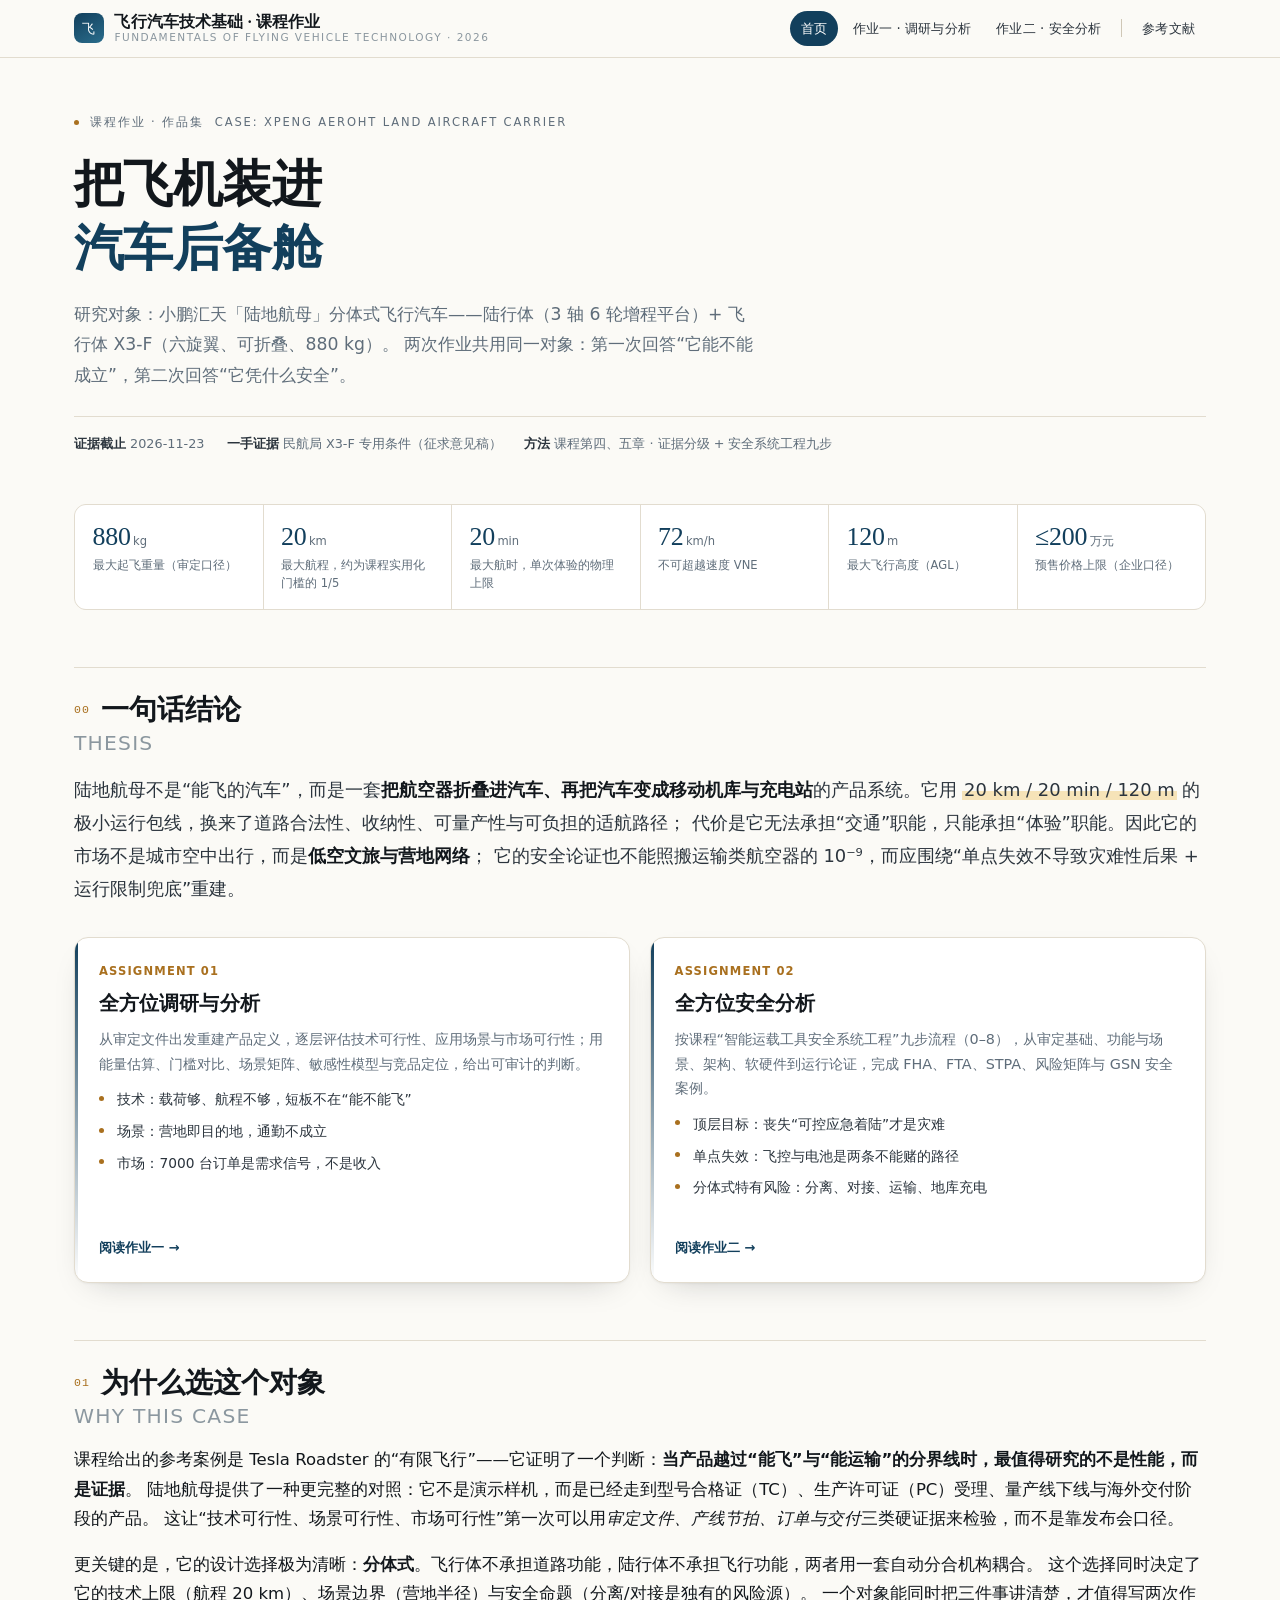
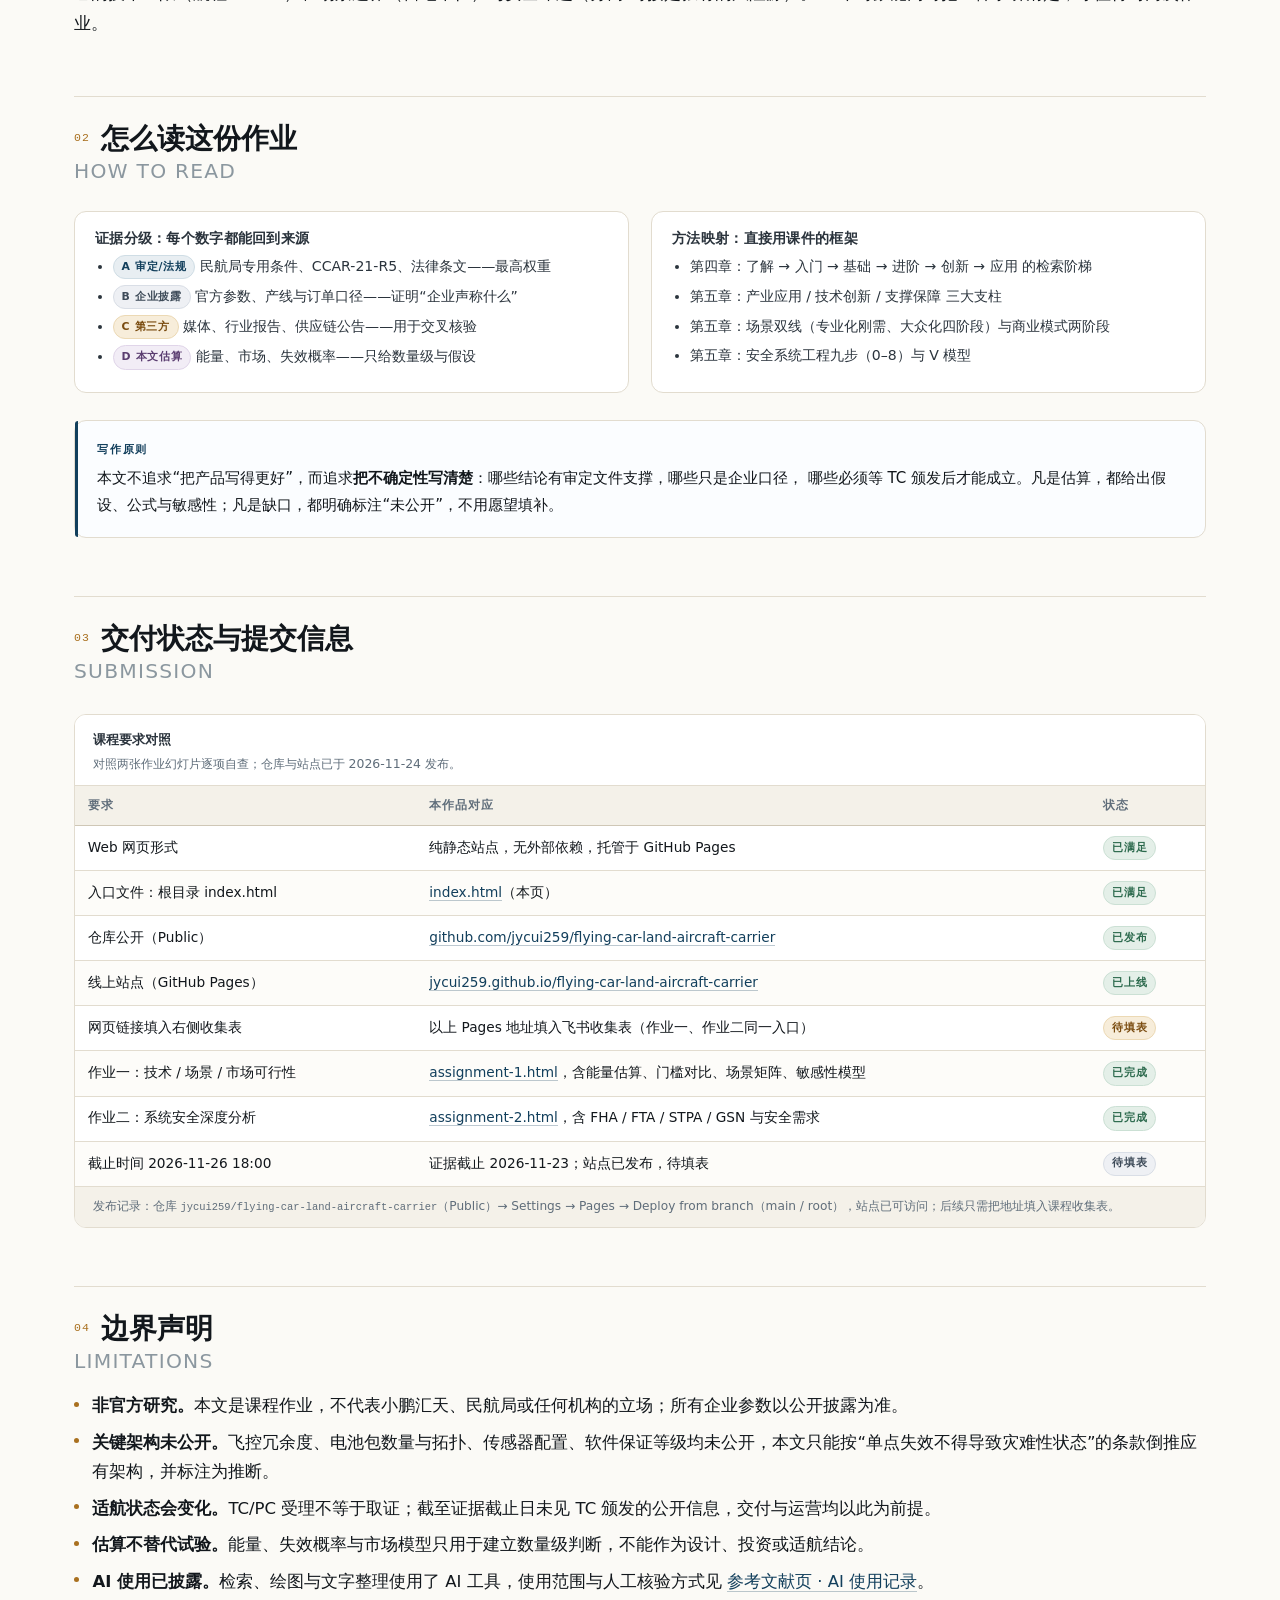
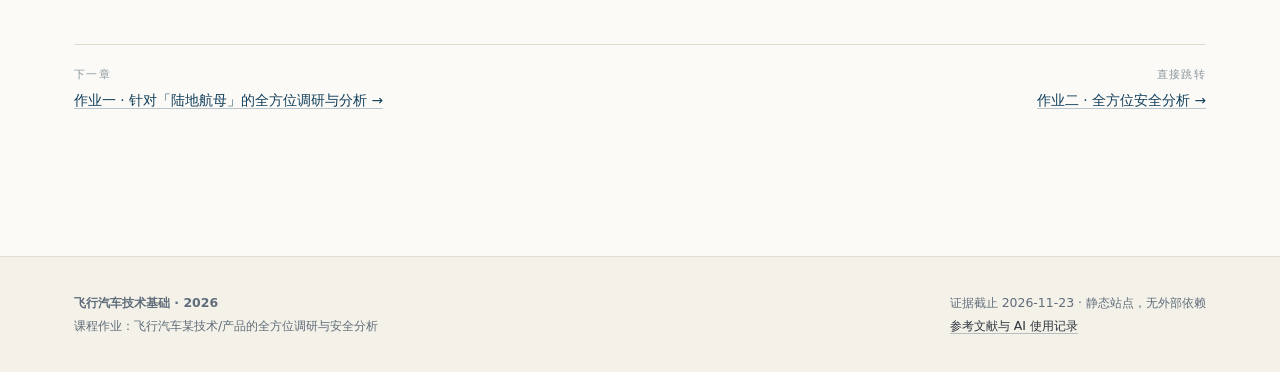
<file: index.html>
<!DOCTYPE html>
<html lang="zh-CN">
<head>
<meta charset="utf-8">
<meta name="viewport" content="width=device-width, initial-scale=1">
<title>把飞机装进后备舱 · 小鹏汇天「陆地航母」调研与安全分析 | 飞行汽车技术基础 2026</title>
<meta name="description" content="飞行汽车技术基础课程两次作业：小鹏汇天分体式飞行汽车「陆地航母」（X3-F 飞行体）的全方位调研、技术/场景/市场可行性分析与系统安全分析。">
<meta name="author" content="吉林大学 · 飞行汽车技术基础课程作业">
<meta property="og:title" content="把飞机装进后备舱 · 小鹏汇天「陆地航母」调研与安全分析">
<meta property="og:description" content="以审定文件为一手证据，拆解分体式飞行汽车的技术可行性、场景边界、市场结构与安全论证。"">
<meta property="og:type" content="website">
<link rel="icon" href="data:image/svg+xml,%3Csvg xmlns=%22http://www.w3.org/2000/svg%22 viewBox=%220 0 32 32%22%3E%3Crect width=%2232%22 height=%2232%22 rx=%228%22 fill=%22%23123f5c%22/%3E%3Ctext x=%2216%22 y=%2222%22 font-size=%2216%22 fill=%22%23fff%22 text-anchor=%22middle%22 font-family=%22serif%22%3E%E9%A3%9E%3C/text%3E%3C/svg%3E">
<link rel="stylesheet" href="assets/css/site.css">
</head>
<body>
<a class="skip" href="#main">跳到正文</a>
<div class="progress" aria-hidden="true"></div>

<header class="site-header">
  <div class="bar">
    <a class="brand" href="index.html">
      <span class="mark" aria-hidden="true">飞</span>
      <span>
        <b>飞行汽车技术基础 · 课程作业</b>
        <small>Fundamentals of Flying Vehicle Technology · 2026</small>
      </span>
    </a>
    <nav class="site-nav" aria-label="主导航">
      <a href="index.html" aria-current="page">首页</a>
      <a href="assignment-1.html">作业一 · 调研与分析</a>
      <a href="assignment-2.html">作业二 · 安全分析</a>
      <span class="sep" aria-hidden="true"></span>
      <a href="references.html">参考文献</a>
    </nav>
  </div>
</header>

<main id="main">
  <div class="wrap">

    <section class="hero">
      <div class="eyebrow">
        <span class="dot"></span><span>课程作业 · 作品集</span>
        <span>Case: XPENG AeroHT Land Aircraft Carrier</span>
      </div>
      <h1>把飞机装进<br><em>汽车后备舱</em></h1>
      <p class="subtitle">
        研究对象：小鹏汇天「陆地航母」分体式飞行汽车——陆行体（3 轴 6 轮增程平台）+ 飞行体 X3-F（六旋翼、可折叠、880 kg）。
        两次作业共用同一对象：第一次回答“它能不能成立”，第二次回答“它凭什么安全”。
      </p>
      <div class="hero-meta">
        <span><b>证据截止</b> 2026-11-23</span>
        <span><b>一手证据</b> 民航局 X3-F 专用条件（征求意见稿）</span>
        <span><b>方法</b> 课程第四、五章 · 证据分级 + 安全系统工程九步</span>
      </div>
    </section>

    <div class="kpis" role="list" aria-label="关键参数">
      <div class="kpi" role="listitem"><div class="v">880<small>kg</small></div><div class="k">最大起飞重量（审定口径）</div></div>
      <div class="kpi" role="listitem"><div class="v">20<small>km</small></div><div class="k">最大航程，约为课程实用化门槛的 1/5</div></div>
      <div class="kpi" role="listitem"><div class="v">20<small>min</small></div><div class="k">最大航时，单次体验的物理上限</div></div>
      <div class="kpi" role="listitem"><div class="v">72<small>km/h</small></div><div class="k">不可超越速度 VNE</div></div>
      <div class="kpi" role="listitem"><div class="v">120<small>m</small></div><div class="k">最大飞行高度（AGL）</div></div>
      <div class="kpi" role="listitem"><div class="v">≤200<small>万元</small></div><div class="k">预售价格上限（企业口径）</div></div>
    </div>

    <h2 id="thesis"><span class="num">00</span>一句话结论<span class="en">Thesis</span></h2>
    <p class="lead">
      陆地航母不是“能飞的汽车”，而是一套<strong>把航空器折叠进汽车、再把汽车变成移动机库与充电站</strong>的产品系统。它用
      <span class="hl">20 km / 20 min / 120 m</span> 的极小运行包线，换来了道路合法性、收纳性、可量产性与可负担的适航路径；
      代价是它无法承担“交通”职能，只能承担“体验”职能。因此它的市场不是城市空中出行，而是<strong>低空文旅与营地网络</strong>；
      它的安全论证也不能照搬运输类航空器的 10⁻⁹，而应围绕“单点失效不导致灾难性后果 + 运行限制兜底”重建。
    </p>

    <div class="cards">
      <article class="card">
        <div class="meta">Assignment 01</div>
        <h3>全方位调研与分析</h3>
        <p>从审定文件出发重建产品定义，逐层评估技术可行性、应用场景与市场可行性；用能量估算、门槛对比、场景矩阵、敏感性模型与竞品定位，给出可审计的判断。</p>
        <ul class="clean" style="font-size:.86rem;color:var(--ink-2);margin:.2rem 0 .4rem">
          <li>技术：载荷够、航程不够，短板不在“能不能飞”</li>
          <li>场景：营地即目的地，通勤不成立</li>
          <li>市场：7000 台订单是需求信号，不是收入</li>
        </ul>
        <a class="stretch" href="assignment-1.html" aria-label="阅读作业一：全方位调研与分析"></a>
        <span class="go">阅读作业一 →</span>
      </article>

      <article class="card">
        <div class="meta">Assignment 02</div>
        <h3>全方位安全分析</h3>
        <p>按课程“智能运载工具安全系统工程”九步流程（0–8），从审定基础、功能与场景、架构、软硬件到运行论证，完成 FHA、FTA、STPA、风险矩阵与 GSN 安全案例。</p>
        <ul class="clean" style="font-size:.86rem;color:var(--ink-2);margin:.2rem 0 .4rem">
          <li>顶层目标：丧失“可控应急着陆”才是灾难</li>
          <li>单点失效：飞控与电池是两条不能赌的路径</li>
          <li>分体式特有风险：分离、对接、运输、地库充电</li>
        </ul>
        <a class="stretch" href="assignment-2.html" aria-label="阅读作业二：全方位安全分析"></a>
        <span class="go">阅读作业二 →</span>
      </article>
    </div>

    <h2 id="object"><span class="num">01</span>为什么选这个对象<span class="en">Why this case</span></h2>
    <p>
      课程给出的参考案例是 Tesla Roadster 的“有限飞行”——它证明了一个判断：<strong>当产品越过“能飞”与“能运输”的分界线时，最值得研究的不是性能，而是证据</strong>。
      陆地航母提供了一种更完整的对照：它不是演示样机，而是已经走到型号合格证（TC）、生产许可证（PC）受理、量产线下线与海外交付阶段的产品。
      这让“技术可行性、场景可行性、市场可行性”第一次可以用<em>审定文件、产线节拍、订单与交付</em>三类硬证据来检验，而不是靠发布会口径。
    </p>
    <p>
      更关键的是，它的设计选择极为清晰：<strong>分体式</strong>。飞行体不承担道路功能，陆行体不承担飞行功能，两者用一套自动分合机构耦合。
      这个选择同时决定了它的技术上限（航程 20 km）、场景边界（营地半径）与安全命题（分离/对接是独有的风险源）。
      一个对象能同时把三件事讲清楚，才值得写两次作业。
    </p>

    <h2 id="how"><span class="num">02</span>怎么读这份作业<span class="en">How to read</span></h2>
    <div class="grid2">
      <div class="panel">
        <h4>证据分级：每个数字都能回到来源</h4>
        <ul>
          <li><span class="tag a">A 审定/法规</span> 民航局专用条件、CCAR-21-R5、法律条文——最高权重</li>
          <li><span class="tag b">B 企业披露</span> 官方参数、产线与订单口径——证明“企业声称什么”</li>
          <li><span class="tag c">C 第三方</span> 媒体、行业报告、供应链公告——用于交叉核验</li>
          <li><span class="tag d">D 本文估算</span> 能量、市场、失效概率——只给数量级与假设</li>
        </ul>
      </div>
      <div class="panel">
        <h4>方法映射：直接用课件的框架</h4>
        <ul>
          <li>第四章：了解 → 入门 → 基础 → 进阶 → 创新 → 应用 的检索阶梯</li>
          <li>第五章：产业应用 / 技术创新 / 支撑保障 三大支柱</li>
          <li>第五章：场景双线（专业化刚需、大众化四阶段）与商业模式两阶段</li>
          <li>第五章：安全系统工程九步（0–8）与 V 模型</li>
        </ul>
      </div>
    </div>

    <div class="callout insight">
      <div class="ct">写作原则</div>
      <p>
        本文不追求“把产品写得更好”，而追求<strong>把不确定性写清楚</strong>：哪些结论有审定文件支撑，哪些只是企业口径，
        哪些必须等 TC 颁发后才能成立。凡是估算，都给出假设、公式与敏感性；凡是缺口，都明确标注“未公开”，不用愿望填补。
      </p>
    </div>

    <h2 id="status"><span class="num">03</span>交付状态与提交信息<span class="en">Submission</span></h2>
    <div class="tablewrap">
      <div class="tscroll">
        <table class="data">
          <caption>课程要求对照<span>对照两张作业幻灯片逐项自查；仓库与站点已于 2026-11-24 发布。</span></caption>
          <thead><tr><th>要求</th><th>本作品对应</th><th>状态</th></tr></thead>
          <tbody>
            <tr><td>Web 网页形式</td><td>纯静态站点，无外部依赖，托管于 GitHub Pages</td><td><span class="tag ok">已满足</span></td></tr>
            <tr><td>入口文件：根目录 index.html</td><td><a href="index.html">index.html</a>（本页）</td><td><span class="tag ok">已满足</span></td></tr>
            <tr><td>仓库公开（Public）</td><td><a href="https://github.com/jycui259/flying-car-land-aircraft-carrier" rel="noopener">github.com/jycui259/flying-car-land-aircraft-carrier</a></td><td><span class="tag ok">已发布</span></td></tr>
            <tr><td>线上站点（GitHub Pages）</td><td><a href="https://jycui259.github.io/flying-car-land-aircraft-carrier/" rel="noopener">jycui259.github.io/flying-car-land-aircraft-carrier</a></td><td><span class="tag ok">已上线</span></td></tr>
            <tr><td>网页链接填入右侧收集表</td><td>以上 Pages 地址填入飞书收集表（作业一、作业二同一入口）</td><td><span class="tag c">待填表</span></td></tr>
            <tr><td>作业一：技术 / 场景 / 市场可行性</td><td><a href="assignment-1.html">assignment-1.html</a>，含能量估算、门槛对比、场景矩阵、敏感性模型</td><td><span class="tag ok">已完成</span></td></tr>
            <tr><td>作业二：系统安全深度分析</td><td><a href="assignment-2.html">assignment-2.html</a>，含 FHA / FTA / STPA / GSN 与安全需求</td><td><span class="tag ok">已完成</span></td></tr>
            <tr><td>截止时间 2026-11-26 18:00</td><td>证据截止 2026-11-23；站点已发布，待填表</td><td><span class="tag b">待填表</span></td></tr>
          </tbody>
        </table>
      </div>
      <div class="tnote">发布记录：仓库 <span class="mono">jycui259/flying-car-land-aircraft-carrier</span>（Public）→ Settings → Pages → Deploy from branch（main / root），站点已可访问；后续只需把地址填入课程收集表。</div>
    </div>

    <h2 id="limits"><span class="num">04</span>边界声明<span class="en">Limitations</span></h2>
    <ul class="clean">
      <li><strong>非官方研究。</strong>本文是课程作业，不代表小鹏汇天、民航局或任何机构的立场；所有企业参数以公开披露为准。</li>
      <li><strong>关键架构未公开。</strong>飞控冗余度、电池包数量与拓扑、传感器配置、软件保证等级均未公开，本文只能按“单点失效不得导致灾难性状态”的条款倒推应有架构，并标注为推断。</li>
      <li><strong>适航状态会变化。</strong>TC/PC 受理不等于取证；截至证据截止日未见 TC 颁发的公开信息，交付与运营均以此为前提。</li>
      <li><strong>估算不替代试验。</strong>能量、失效概率与市场模型只用于建立数量级判断，不能作为设计、投资或适航结论。</li>
      <li><strong>AI 使用已披露。</strong>检索、绘图与文字整理使用了 AI 工具，使用范围与人工核验方式见 <a href="references.html#ai">参考文献页 · AI 使用记录</a>。</li>
    </ul>

    <div class="nextprev">
      <div class="np">
        <span>下一章</span>
        <a href="assignment-1.html">作业一 · 针对「陆地航母」的全方位调研与分析 →</a>
      </div>
      <div class="np next">
        <span>直接跳转</span>
        <a href="assignment-2.html">作业二 · 全方位安全分析 →</a>
      </div>
    </div>

  </div>
</main>

<footer class="site-footer">
  <div class="wrap">
    <div>
      <strong>飞行汽车技术基础 · 2026</strong><br>
      课程作业：飞行汽车某技术/产品的全方位调研与安全分析
    </div>
    <div>
      证据截止 2026-11-23 · 静态站点，无外部依赖<br>
      <a href="references.html">参考文献与 AI 使用记录</a>
    </div>
  </div>
</footer>

<script src="assets/js/site.js" defer></script>
</body>
</html>
</file>
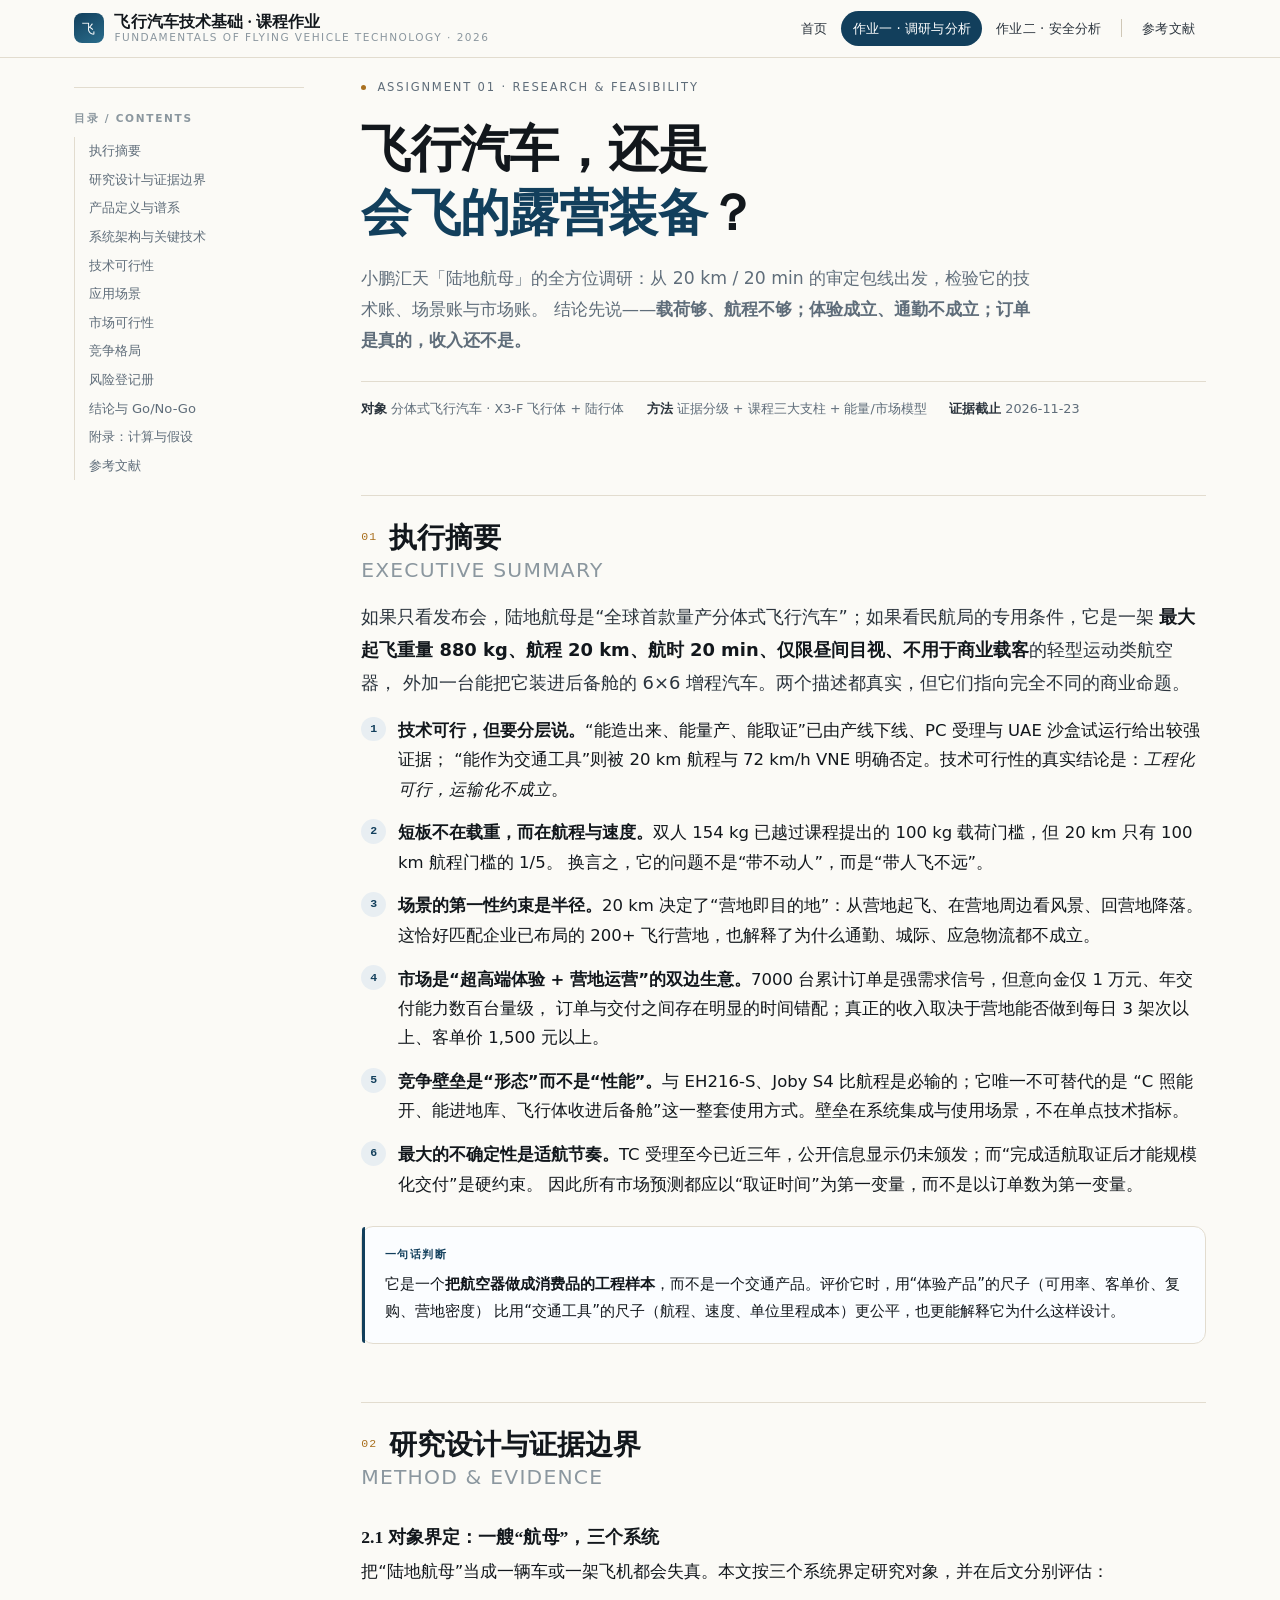
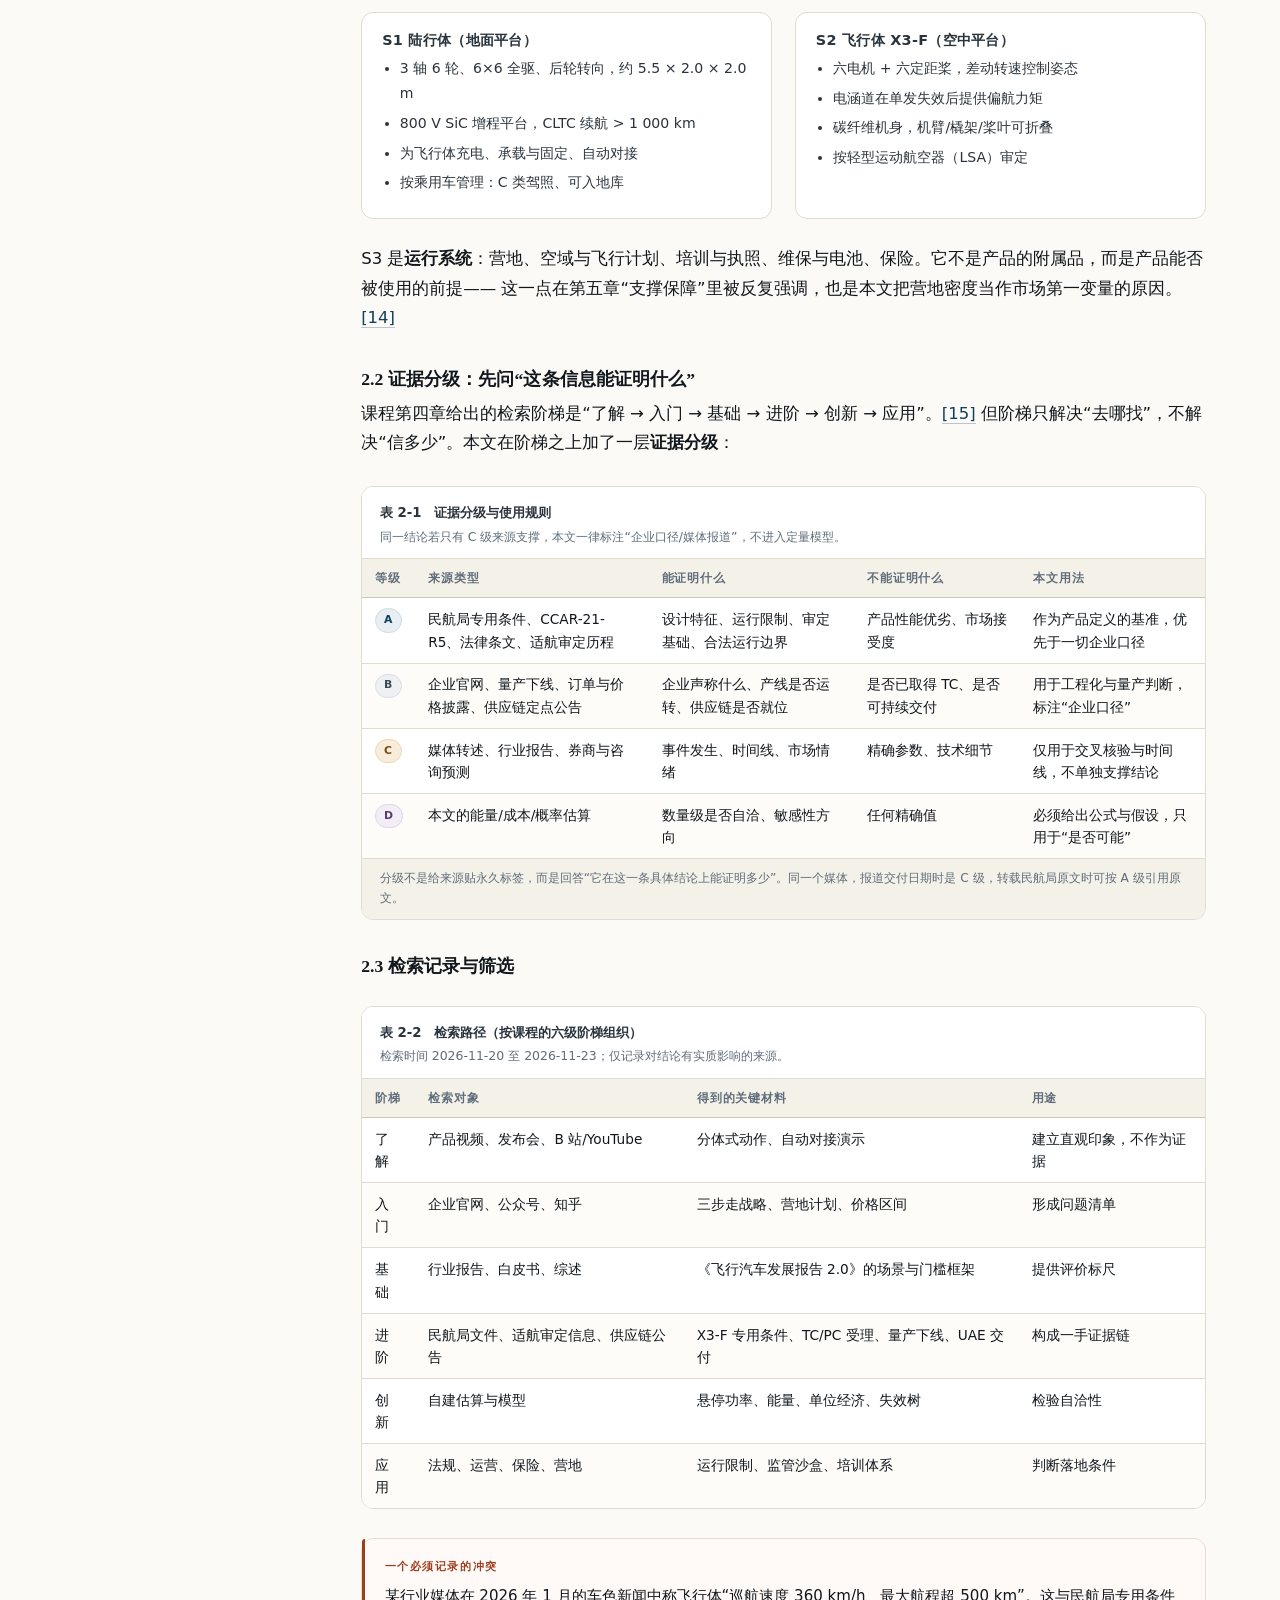
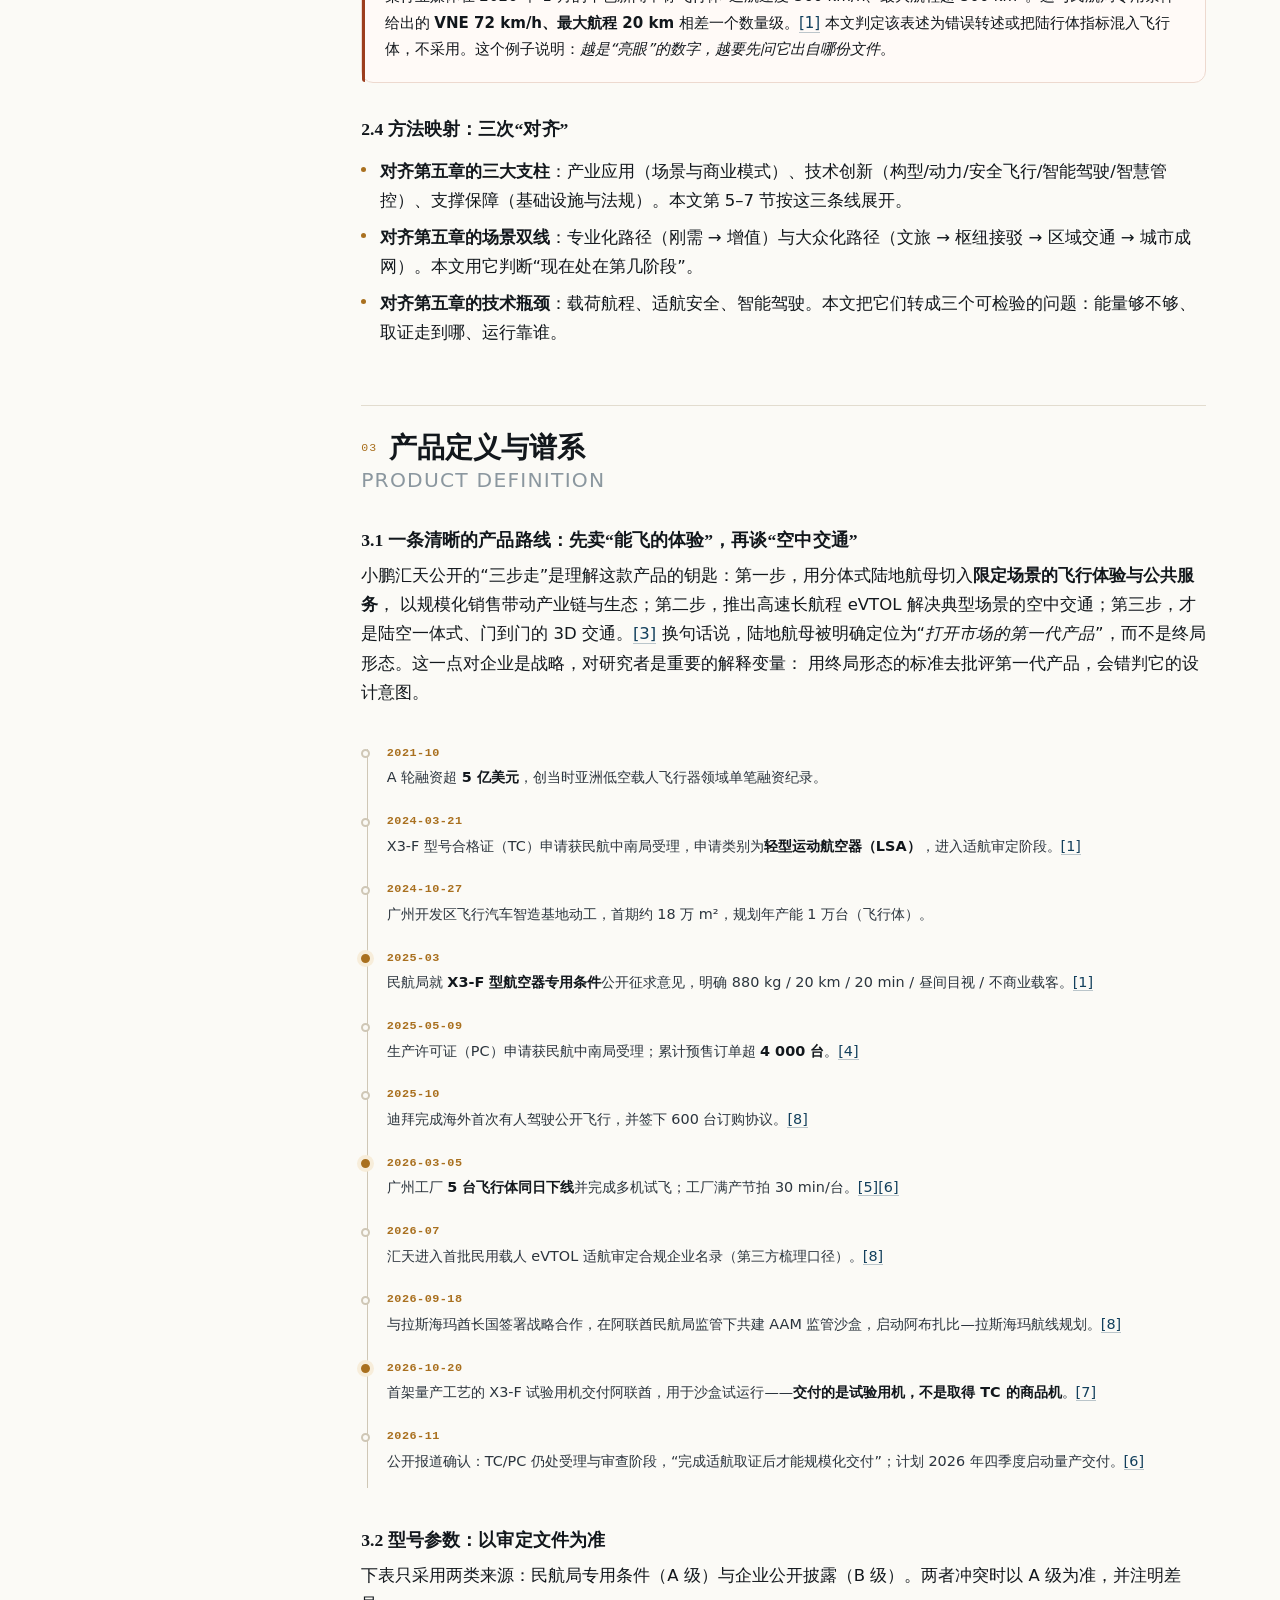
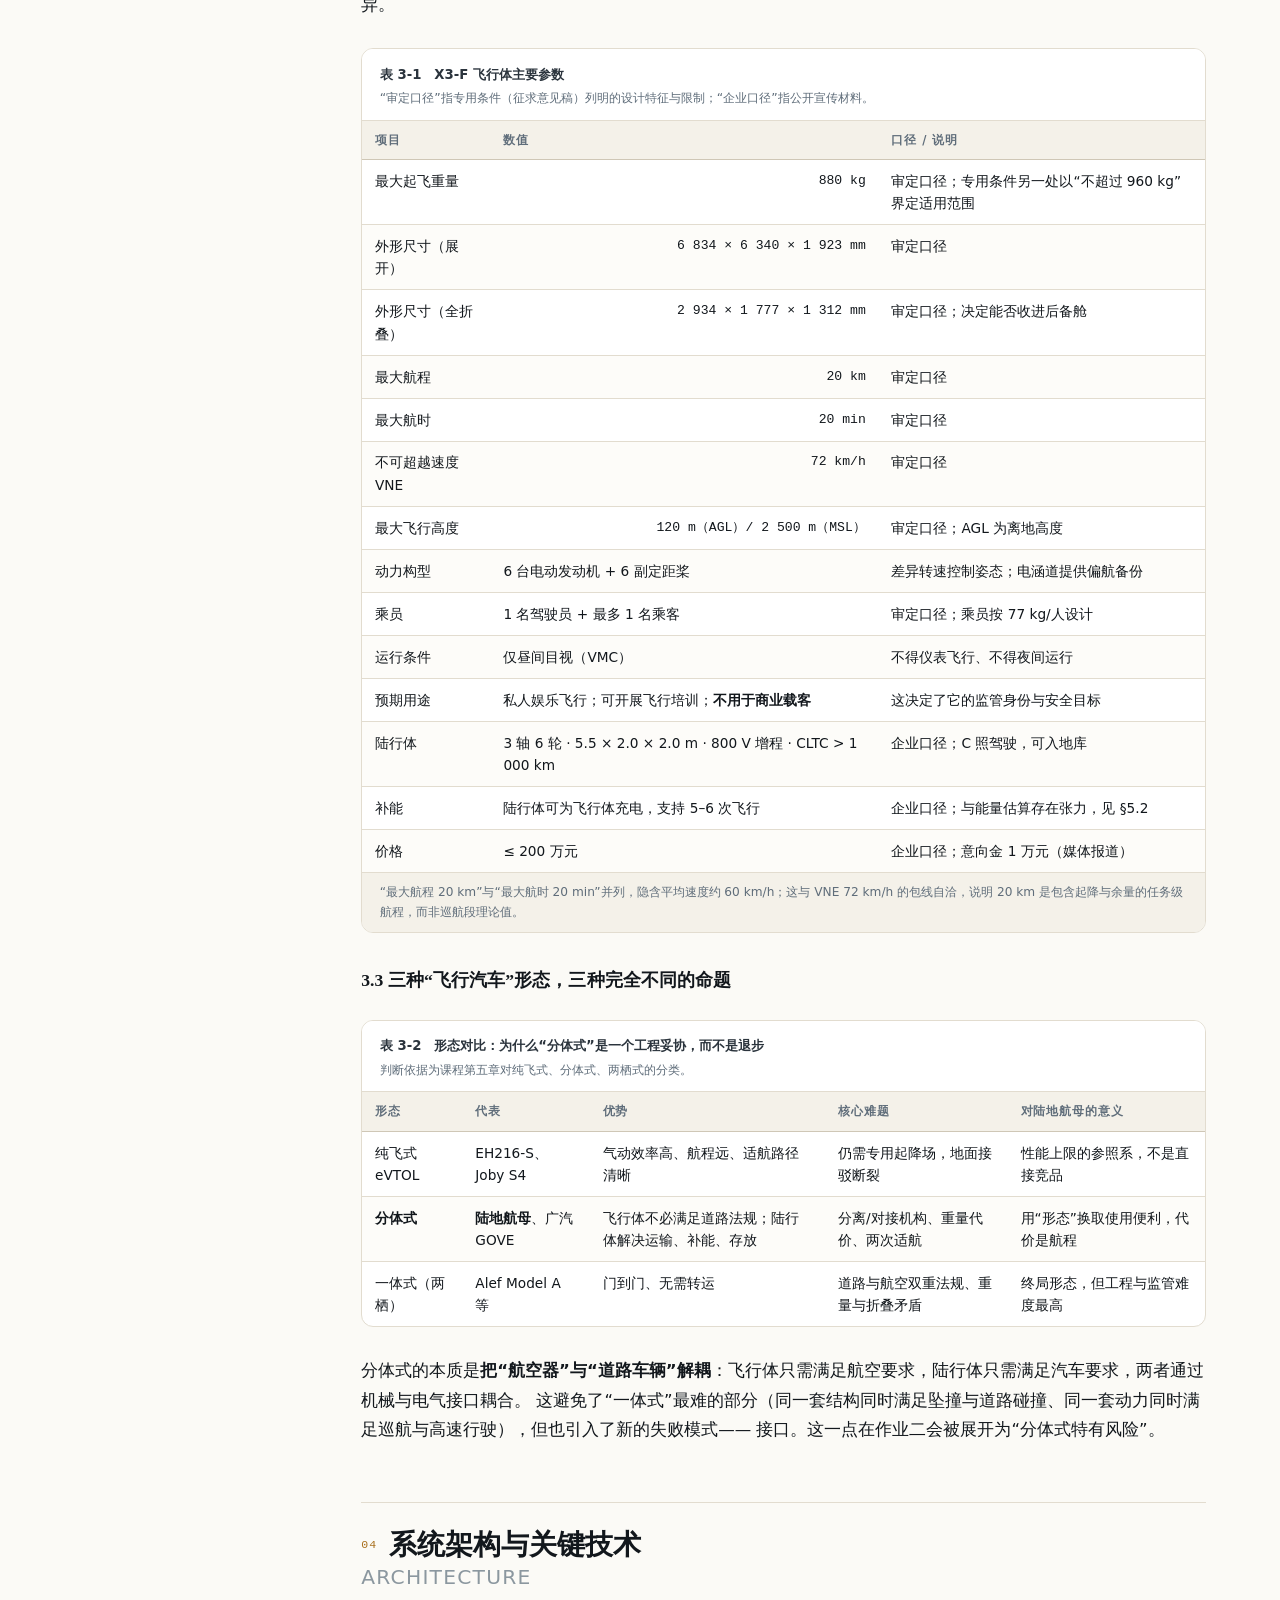
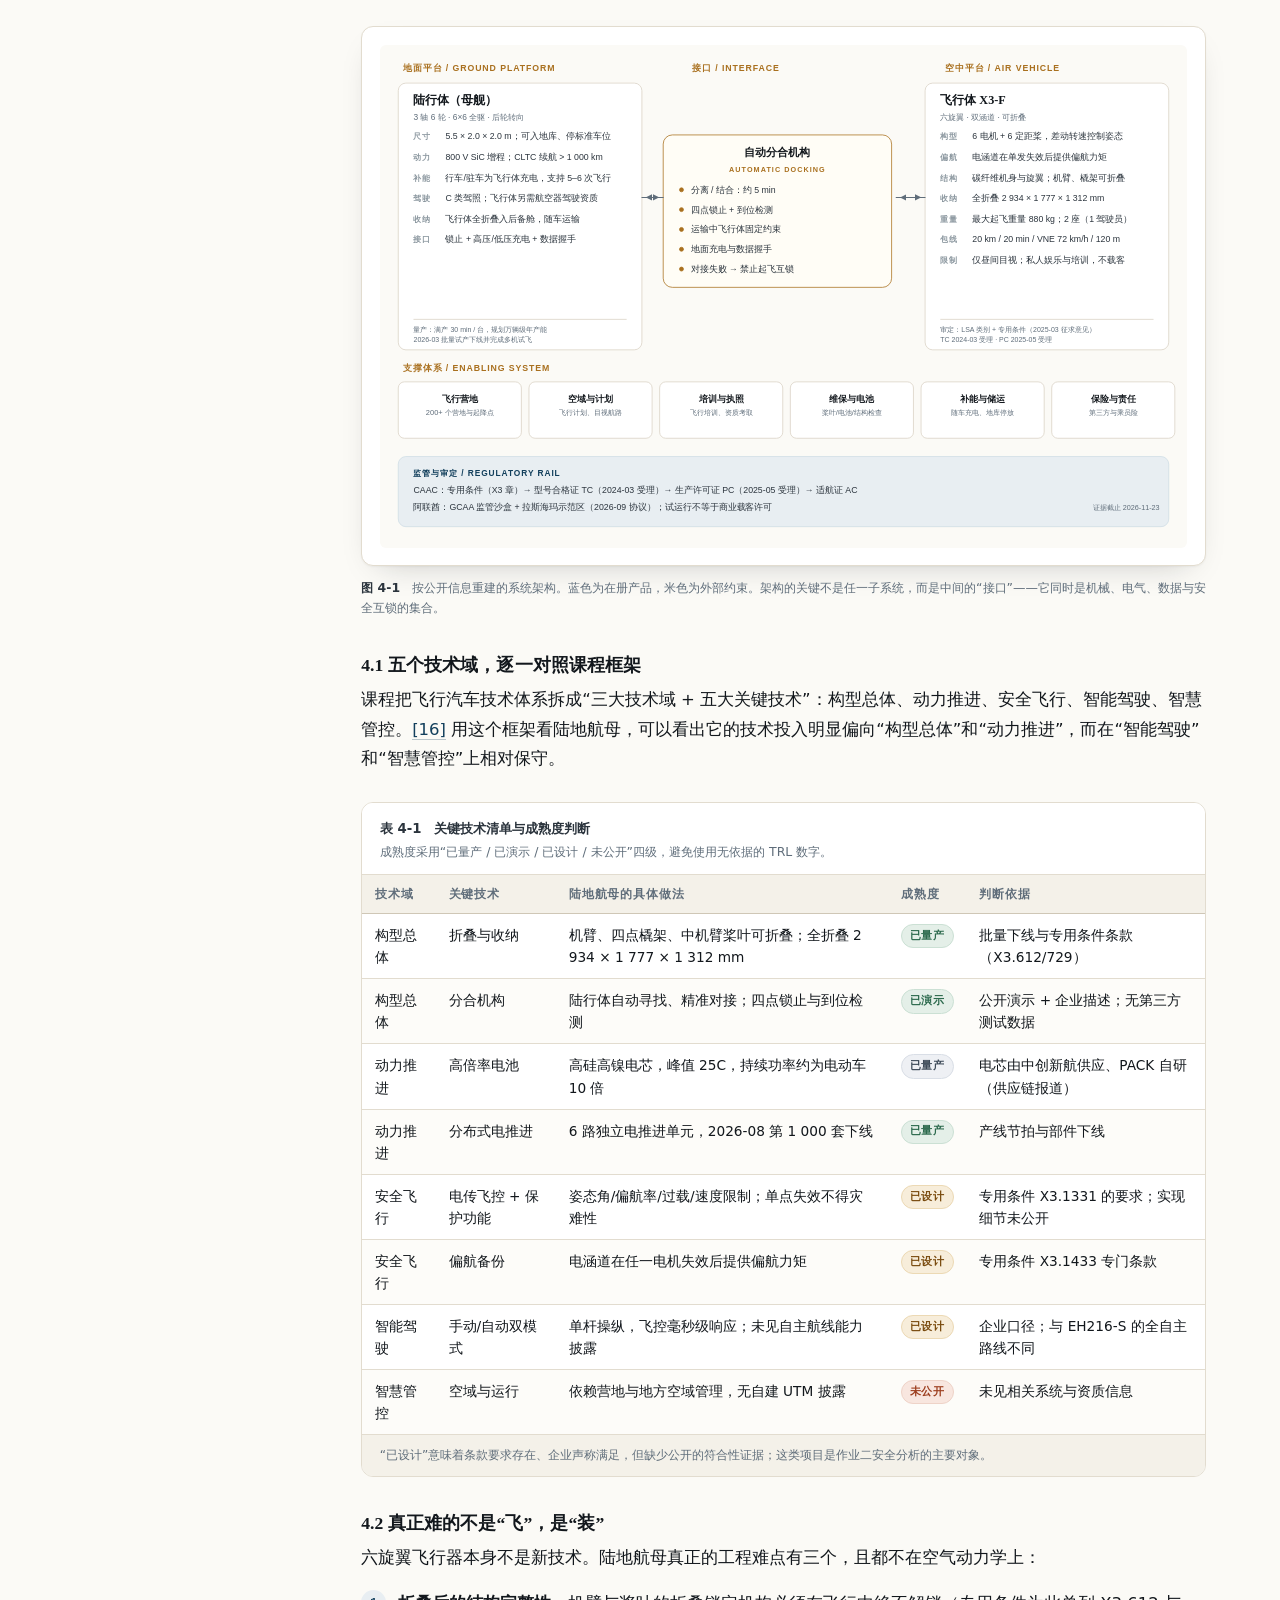
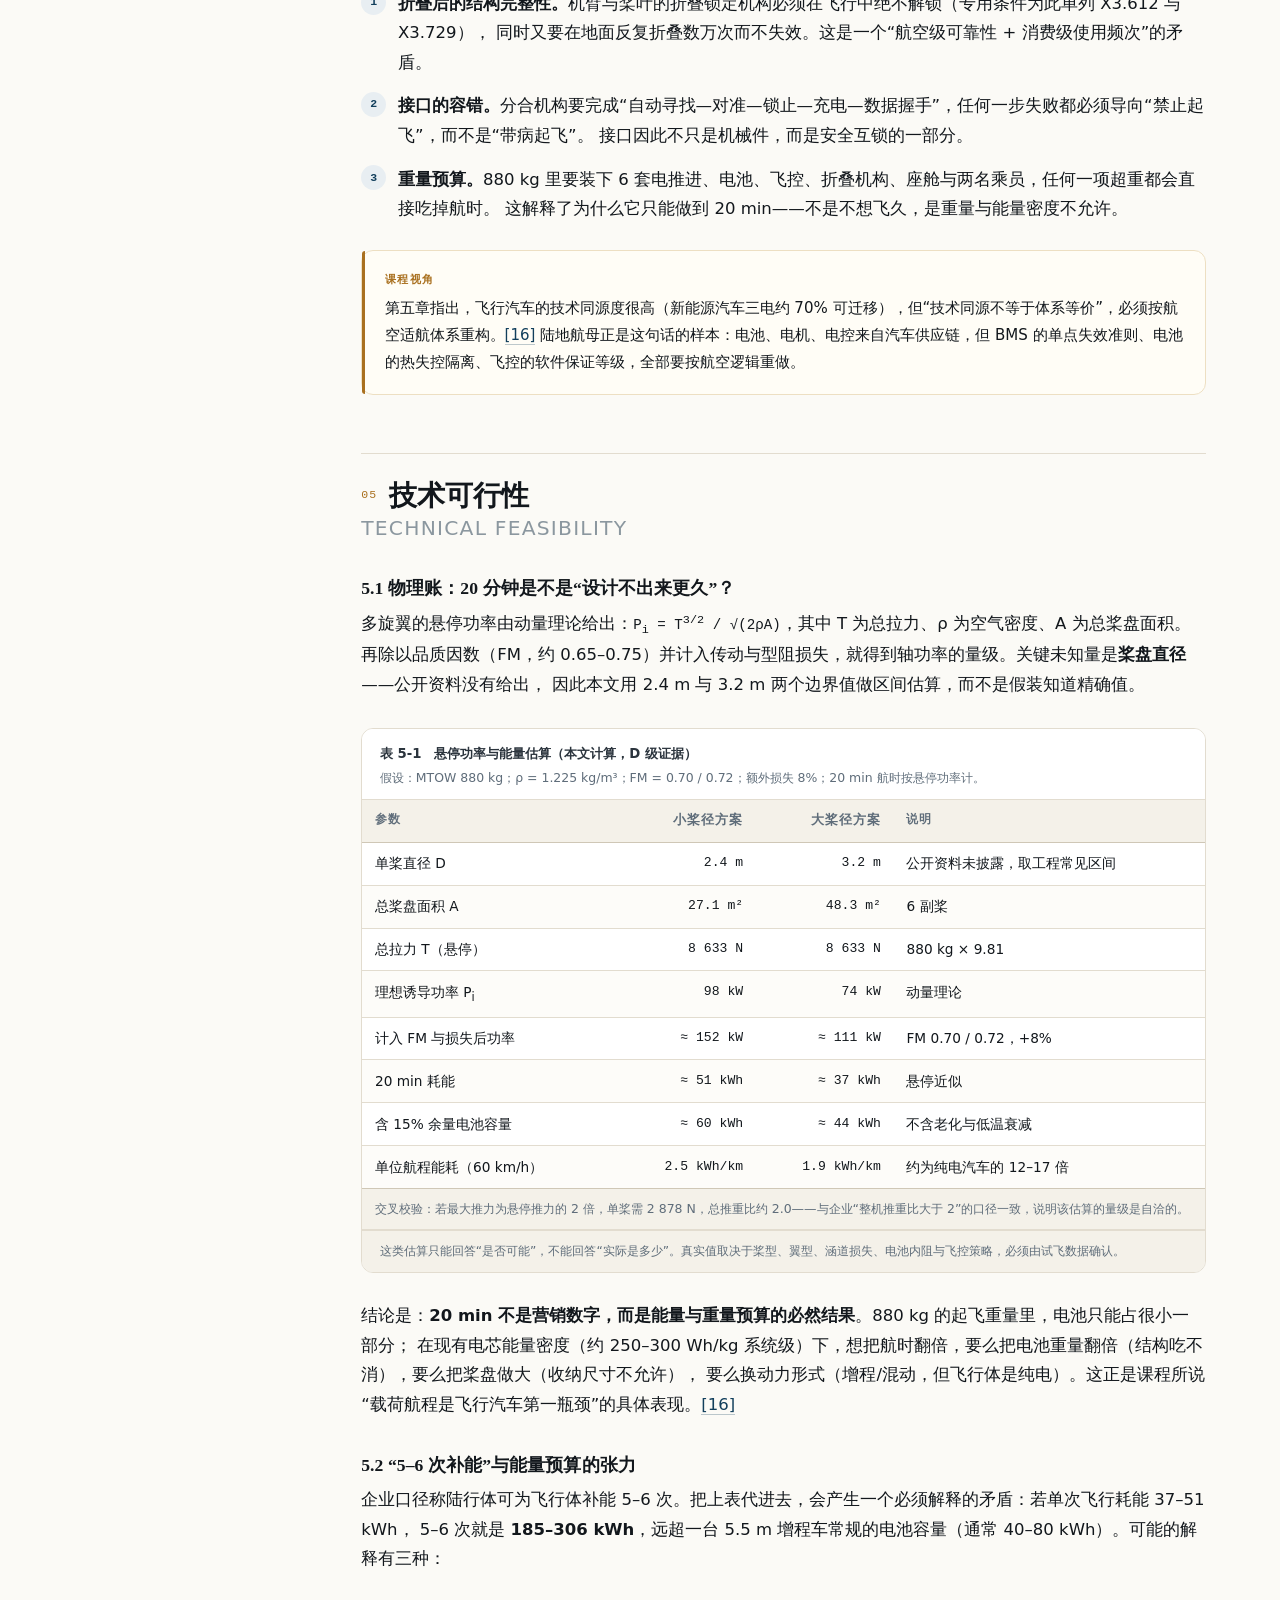
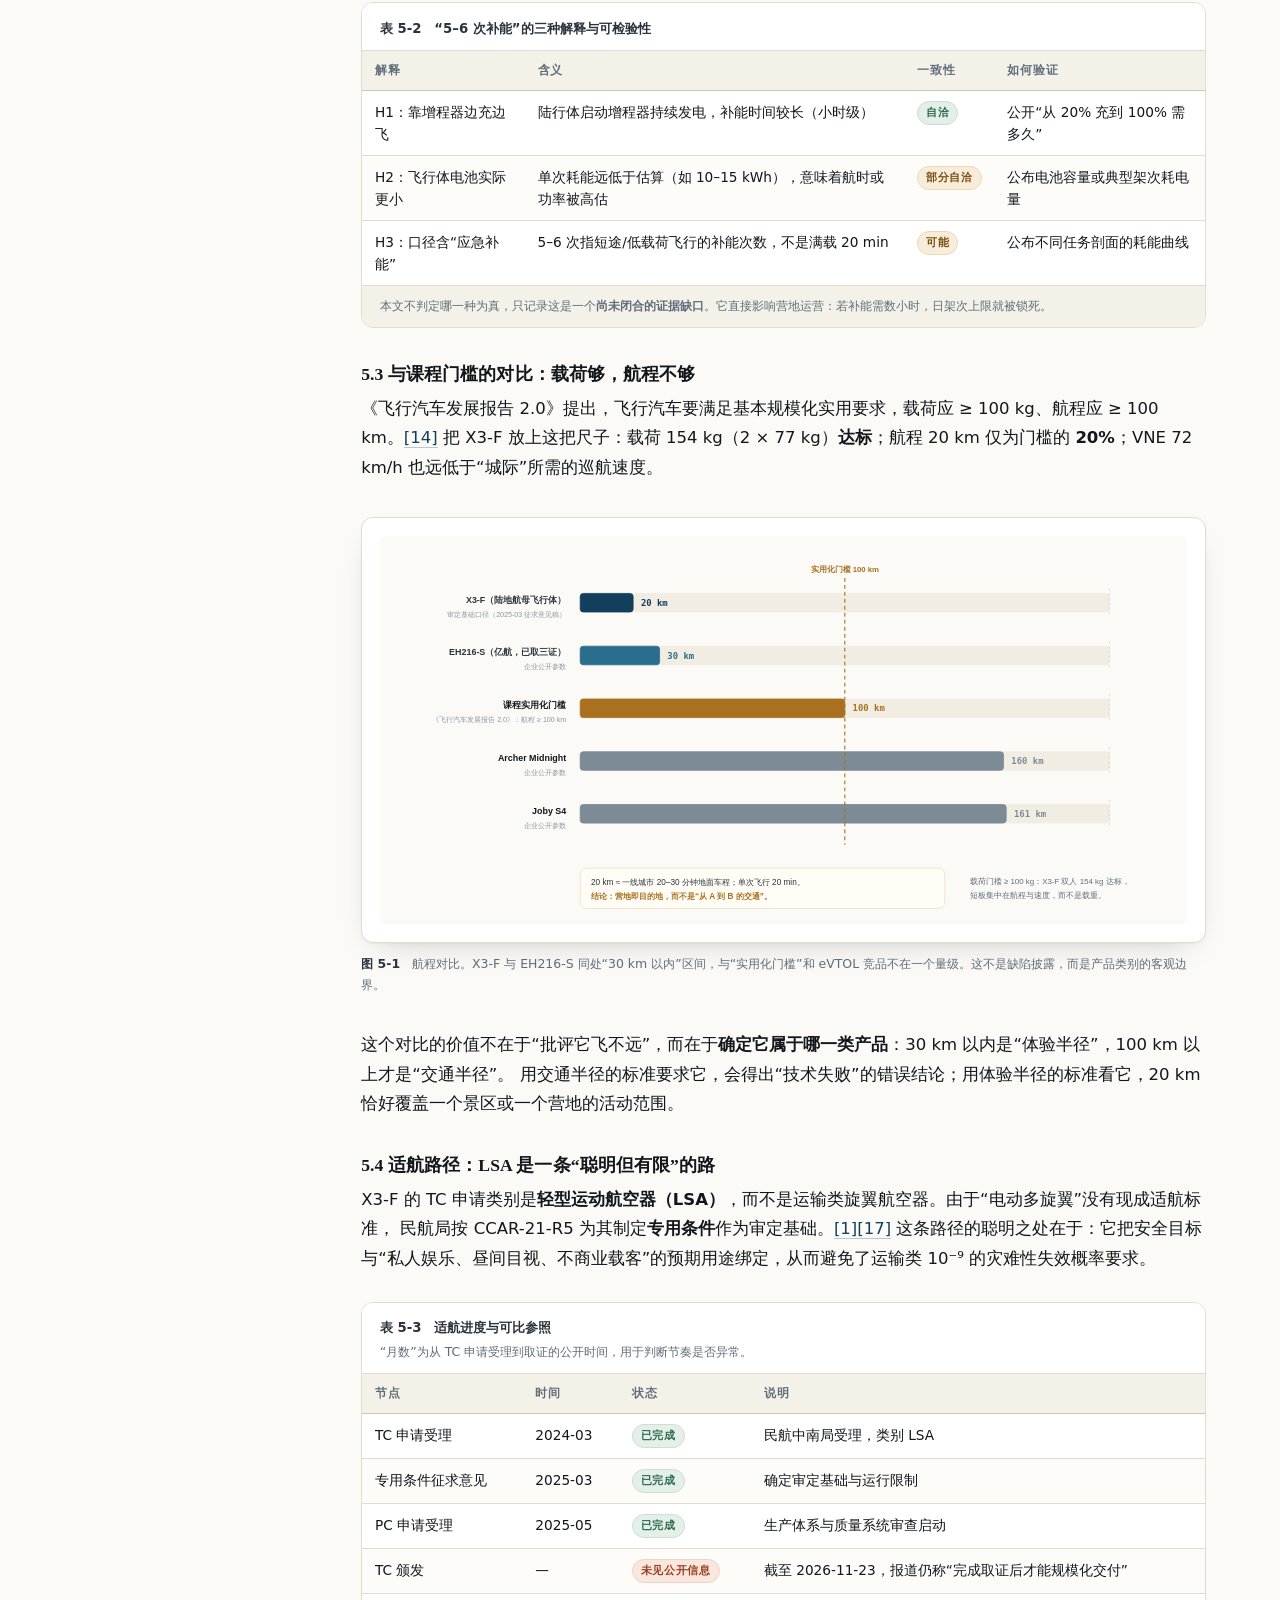
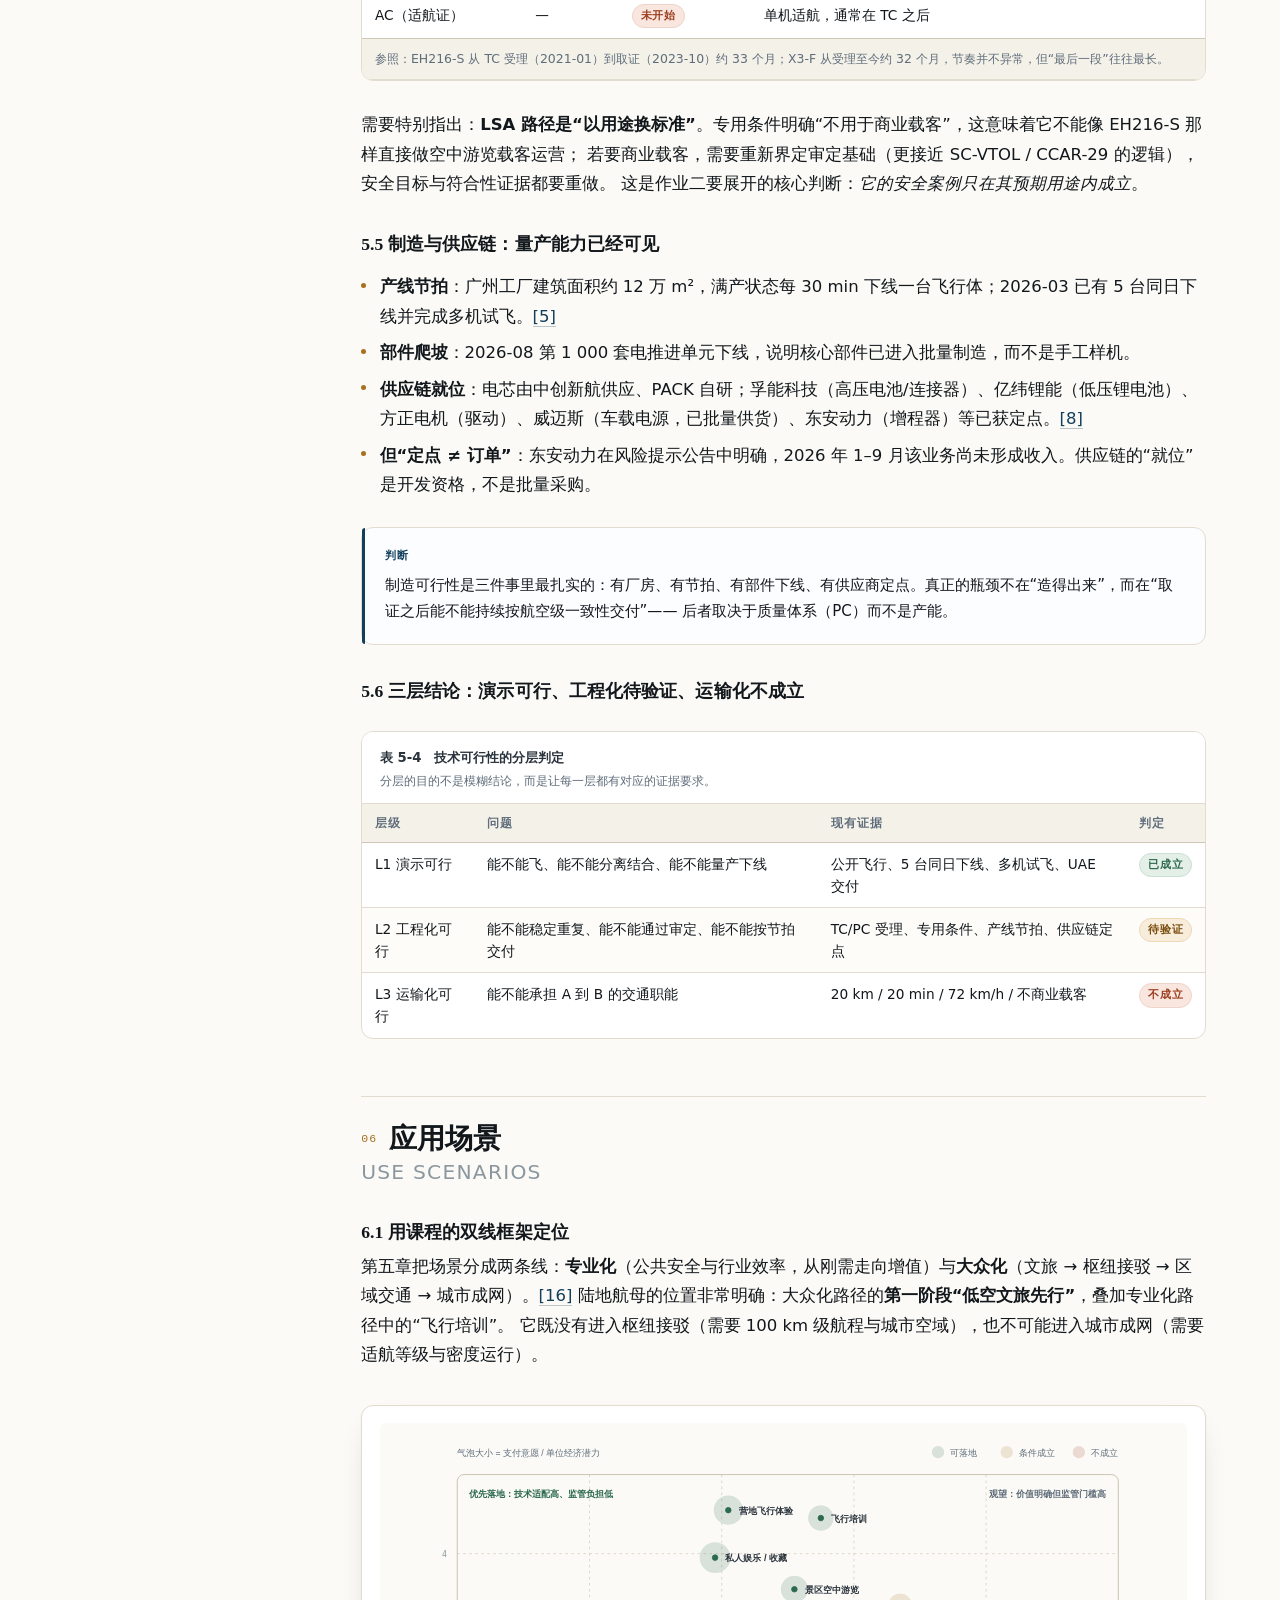
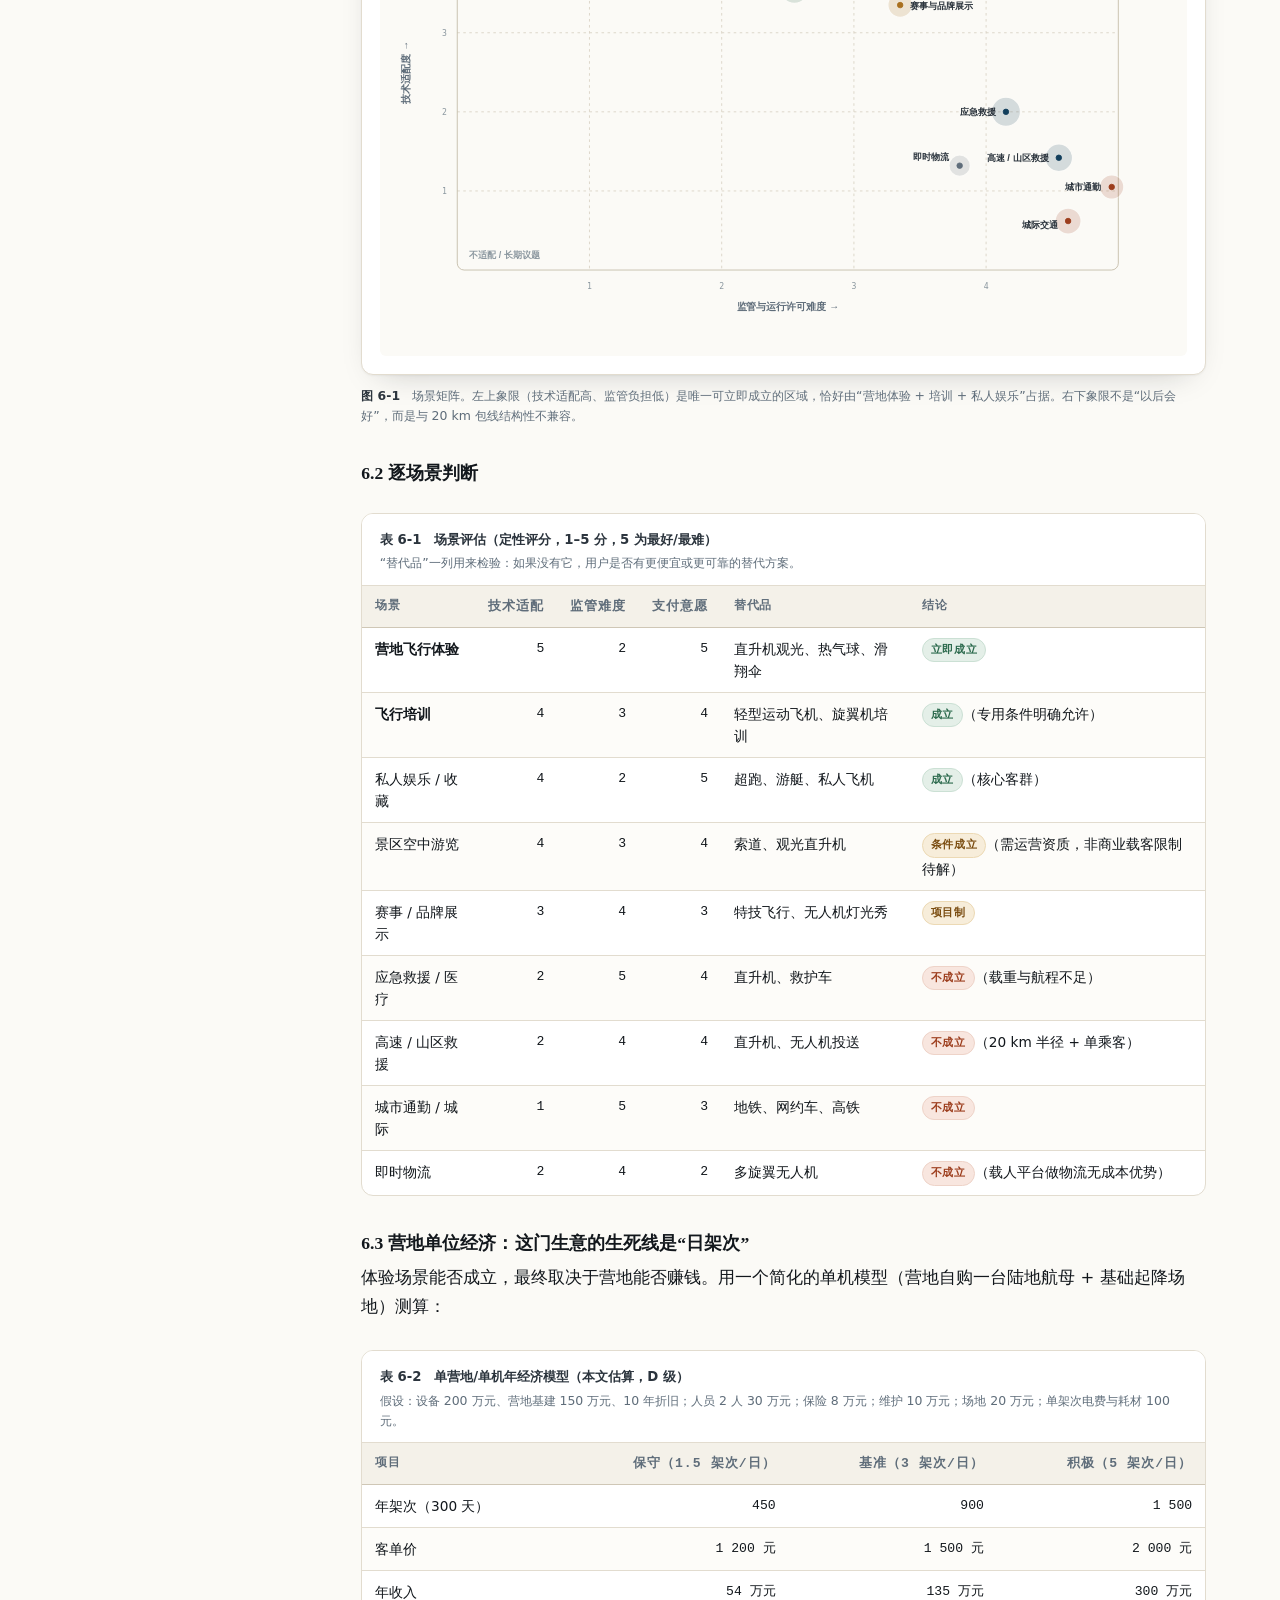
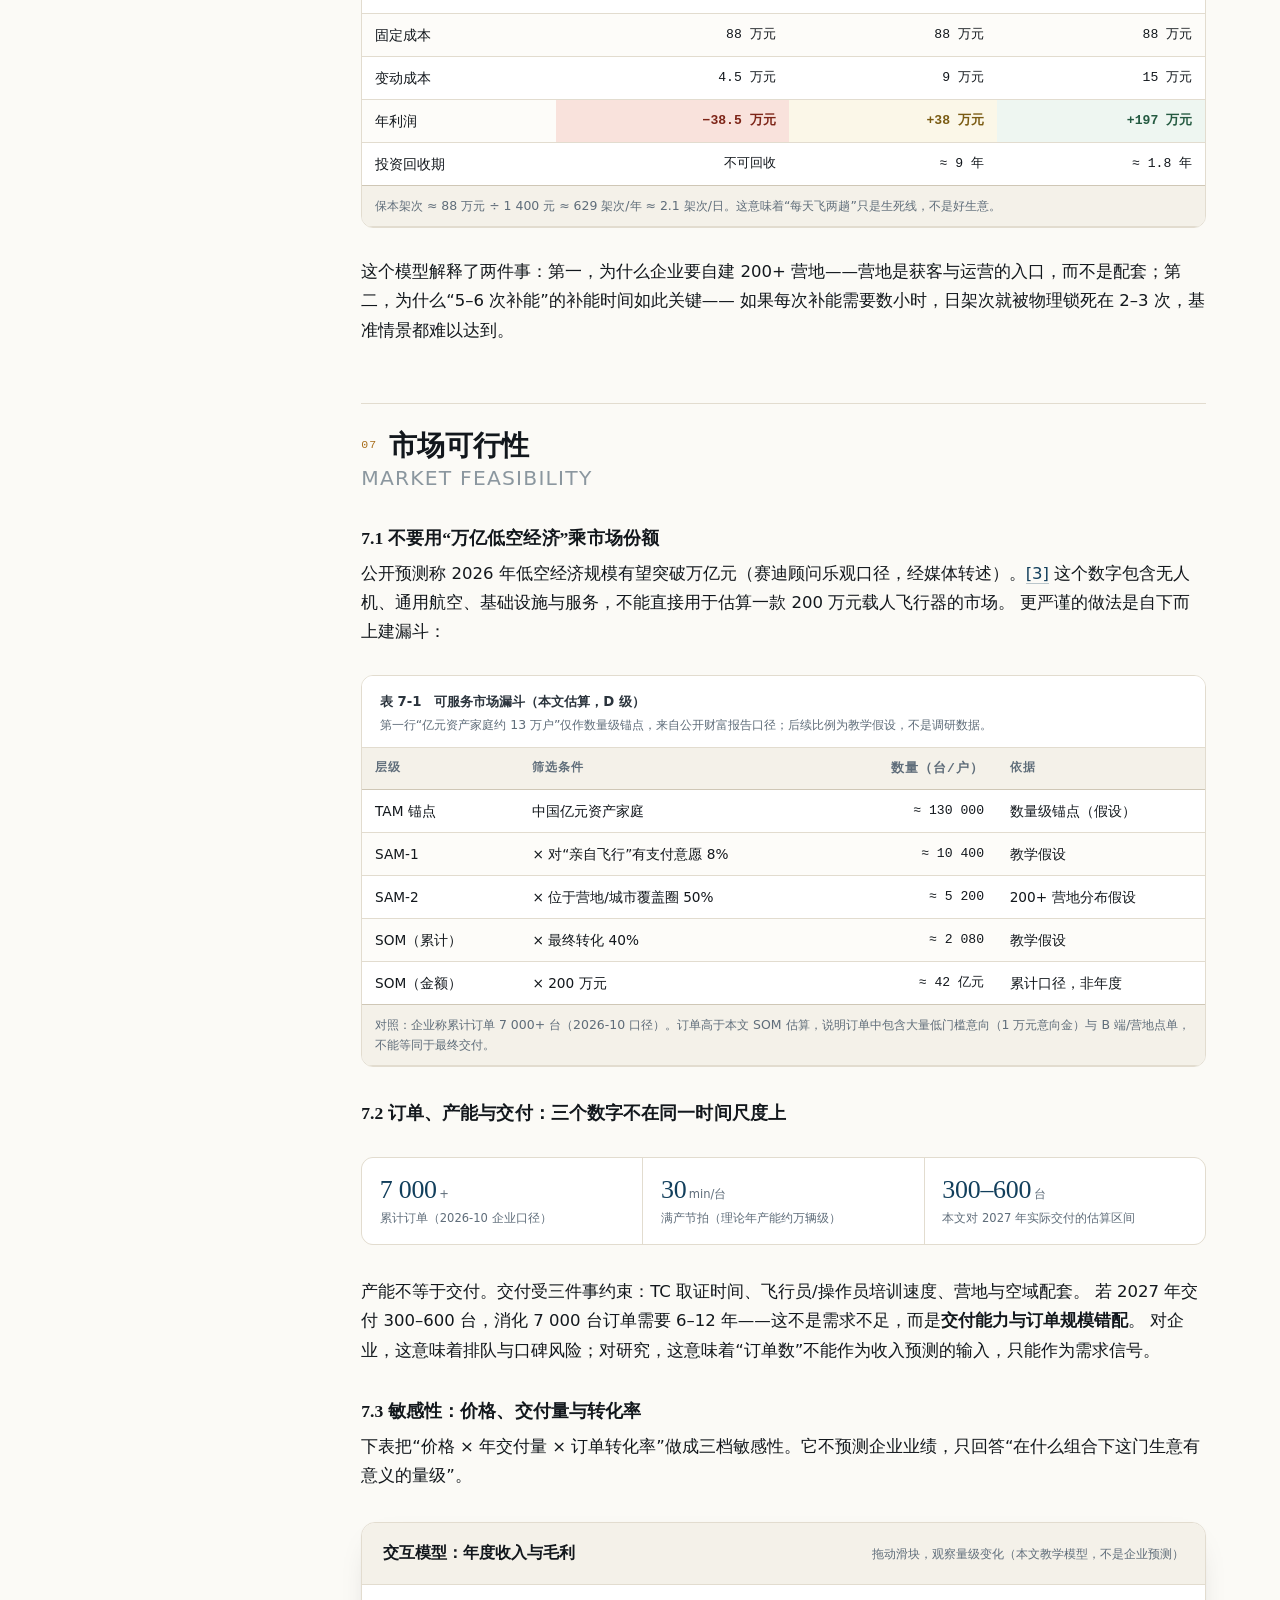
<file: assignment-1.html>
﻿<!DOCTYPE html>
<html lang="zh-CN">
<head>
<meta charset="utf-8">
<meta name="viewport" content="width=device-width, initial-scale=1">
<title>作业一 · 全方位调研与分析：小鹏汇天「陆地航母」| 飞行汽车技术基础 2026</title>
<meta name="description" content="以民航局 X3-F 专用条件为一手证据，对分体式飞行汽车「陆地航母」做技术可行性、应用场景与市场可行性的分层分析，附能量估算、门槛对比、场景矩阵与市场敏感性模型。">
<link rel="icon" href="data:image/svg+xml,%3Csvg xmlns=%22http://www.w3.org/2000/svg%22 viewBox=%220 0 32 32%22%3E%3Crect width=%2232%22 height=%2232%22 rx=%228%22 fill=%22%23123f5c%22/%3E%3Ctext x=%2216%22 y=%2222%22 font-size=%2216%22 fill=%22%23fff%22 text-anchor=%22middle%22 font-family=%22serif%22%3E%E9%A3%9E%3C/text%3E%3C/svg%3E">
<link rel="stylesheet" href="assets/css/site.css">
</head>
<body>
<a class="skip" href="#main">跳到正文</a>
<div class="progress" aria-hidden="true"></div>

<header class="site-header">
  <div class="bar">
    <a class="brand" href="index.html">
      <span class="mark" aria-hidden="true">飞</span>
      <span>
        <b>飞行汽车技术基础 · 课程作业</b>
        <small>Fundamentals of Flying Vehicle Technology · 2026</small>
      </span>
    </a>
    <nav class="site-nav" aria-label="主导航">
      <a href="index.html">首页</a>
      <a href="assignment-1.html" aria-current="page">作业一 · 调研与分析</a>
      <a href="assignment-2.html">作业二 · 安全分析</a>
      <span class="sep" aria-hidden="true"></span>
      <a href="references.html">参考文献</a>
    </nav>
  </div>
</header>

<main id="main">
<div class="wrap">
<div class="layout">

  <aside class="toc" aria-label="本页目录">
    <h2>目录 / Contents</h2>
    <ol>
      <li><a href="#summary">执行摘要</a></li>
      <li><a href="#method">研究设计与证据边界</a></li>
      <li><a href="#product">产品定义与谱系</a></li>
      <li><a href="#arch">系统架构与关键技术</a></li>
      <li><a href="#tech">技术可行性</a></li>
      <li><a href="#scenario">应用场景</a></li>
      <li><a href="#market">市场可行性</a></li>
      <li><a href="#compete">竞争格局</a></li>
      <li><a href="#risk">风险登记册</a></li>
      <li><a href="#gates">结论与 Go/No-Go</a></li>
      <li><a href="#appendix">附录：计算与假设</a></li>
      <li><a href="#refs">参考文献</a></li>
    </ol>
  </aside>

  <article>

    <section class="hero" style="padding-top:1.2rem">
      <div class="eyebrow">
        <span class="dot"></span><span>Assignment 01 · Research &amp; Feasibility</span>
      </div>
      <h1>飞行汽车，还是<br><em>会飞的露营装备</em>？</h1>
      <p class="subtitle">
        小鹏汇天「陆地航母」的全方位调研：从 20 km / 20 min 的审定包线出发，检验它的技术账、场景账与市场账。
        结论先说——<strong>载荷够、航程不够；体验成立、通勤不成立；订单是真的，收入还不是。</strong>
      </p>
      <div class="hero-meta">
        <span><b>对象</b> 分体式飞行汽车 · X3-F 飞行体 + 陆行体</span>
        <span><b>方法</b> 证据分级 + 课程三大支柱 + 能量/市场模型</span>
        <span><b>证据截止</b> 2026-11-23</span>
      </div>
    </section>

    <h2 id="summary"><span class="num">01</span>执行摘要<span class="en">Executive summary</span></h2>

    <p class="lead">
      如果只看发布会，陆地航母是“全球首款量产分体式飞行汽车”；如果看民航局的专用条件，它是一架
      <strong>最大起飞重量 880 kg、航程 20 km、航时 20 min、仅限昼间目视、不用于商业载客</strong>的轻型运动类航空器，
      外加一台能把它装进后备舱的 6×6 增程汽车。两个描述都真实，但它们指向完全不同的商业命题。
    </p>

    <ol class="steps">
      <li><strong>技术可行，但要分层说。</strong>“能造出来、能量产、能取证”已由产线下线、PC 受理与 UAE 沙盒试运行给出较强证据；
          “能作为交通工具”则被 20 km 航程与 72 km/h VNE 明确否定。技术可行性的真实结论是：<em>工程化可行，运输化不成立</em>。</li>
      <li><strong>短板不在载重，而在航程与速度。</strong>双人 154 kg 已越过课程提出的 100 kg 载荷门槛，但 20 km 只有 100 km 航程门槛的 1/5。
          换言之，它的问题不是“带不动人”，而是“带人飞不远”。</li>
      <li><strong>场景的第一性约束是半径。</strong>20 km 决定了“营地即目的地”：从营地起飞、在营地周边看风景、回营地降落。
          这恰好匹配企业已布局的 200+ 飞行营地，也解释了为什么通勤、城际、应急物流都不成立。</li>
      <li><strong>市场是“超高端体验 + 营地运营”的双边生意。</strong>7000 台累计订单是强需求信号，但意向金仅 1 万元、年交付能力数百台量级，
          订单与交付之间存在明显的时间错配；真正的收入取决于营地能否做到每日 3 架次以上、客单价 1,500 元以上。</li>
      <li><strong>竞争壁垒是“形态”而不是“性能”。</strong>与 EH216-S、Joby S4 比航程是必输的；它唯一不可替代的是
          “C 照能开、能进地库、飞行体收进后备舱”这一整套使用方式。壁垒在系统集成与使用场景，不在单点技术指标。</li>
      <li><strong>最大的不确定性是适航节奏。</strong>TC 受理至今已近三年，公开信息显示仍未颁发；而“完成适航取证后才能规模化交付”是硬约束。
          因此所有市场预测都应以“取证时间”为第一变量，而不是以订单数为第一变量。</li>
    </ol>

    <div class="callout insight">
      <div class="ct">一句话判断</div>
      <p>
        它是一个<strong>把航空器做成消费品的工程样本</strong>，而不是一个交通产品。评价它时，用“体验产品”的尺子（可用率、客单价、复购、营地密度）
        比用“交通工具”的尺子（航程、速度、单位里程成本）更公平，也更能解释它为什么这样设计。
      </p>
    </div>

    <h2 id="method"><span class="num">02</span>研究设计与证据边界<span class="en">Method &amp; evidence</span></h2>

    <h3>2.1 对象界定：一艘“航母”，三个系统</h3>
    <p>
      把“陆地航母”当成一辆车或一架飞机都会失真。本文按三个系统界定研究对象，并在后文分别评估：
    </p>
    <div class="grid2">
      <div class="panel">
        <h4>S1 陆行体（地面平台）</h4>
        <ul>
          <li>3 轴 6 轮、6×6 全驱、后轮转向，约 5.5 × 2.0 × 2.0 m</li>
          <li>800 V SiC 增程平台，CLTC 续航 &gt; 1 000 km</li>
          <li>为飞行体充电、承载与固定、自动对接</li>
          <li>按乘用车管理：C 类驾照、可入地库</li>
        </ul>
      </div>
      <div class="panel">
        <h4>S2 飞行体 X3-F（空中平台）</h4>
        <ul>
          <li>六电机 + 六定距桨，差动转速控制姿态</li>
          <li>电涵道在单发失效后提供偏航力矩</li>
          <li>碳纤维机身，机臂/橇架/桨叶可折叠</li>
          <li>按轻型运动航空器（LSA）审定</li>
        </ul>
      </div>
    </div>
    <p>
      S3 是<strong>运行系统</strong>：营地、空域与飞行计划、培训与执照、维保与电池、保险。它不是产品的附属品，而是产品能否被使用的前提——
      这一点在第五章“支撑保障”里被反复强调，也是本文把营地密度当作市场第一变量的原因。<a href="references.html#r14">[14]</a>
    </p>

    <h3>2.2 证据分级：先问“这条信息能证明什么”</h3>
    <p>
      课程第四章给出的检索阶梯是“了解 → 入门 → 基础 → 进阶 → 创新 → 应用”。<a href="references.html#r15">[15]</a>
      但阶梯只解决“去哪找”，不解决“信多少”。本文在阶梯之上加了一层<strong>证据分级</strong>：
    </p>
    <div class="tablewrap">
      <div class="tscroll">
        <table class="data">
          <caption>表 2-1　证据分级与使用规则<span>同一结论若只有 C 级来源支撑，本文一律标注“企业口径/媒体报道”，不进入定量模型。</span></caption>
          <thead><tr><th>等级</th><th>来源类型</th><th>能证明什么</th><th>不能证明什么</th><th>本文用法</th></tr></thead>
          <tbody>
            <tr><td><span class="tag a">A</span></td><td>民航局专用条件、CCAR-21-R5、法律条文、适航审定历程</td><td>设计特征、运行限制、审定基础、合法运行边界</td><td>产品性能优劣、市场接受度</td><td>作为产品定义的基准，优先于一切企业口径</td></tr>
            <tr><td><span class="tag b">B</span></td><td>企业官网、量产下线、订单与价格披露、供应链定点公告</td><td>企业声称什么、产线是否运转、供应链是否就位</td><td>是否已取得 TC、是否可持续交付</td><td>用于工程化与量产判断，标注“企业口径”</td></tr>
            <tr><td><span class="tag c">C</span></td><td>媒体转述、行业报告、券商与咨询预测</td><td>事件发生、时间线、市场情绪</td><td>精确参数、技术细节</td><td>仅用于交叉核验与时间线，不单独支撑结论</td></tr>
            <tr><td><span class="tag d">D</span></td><td>本文的能量/成本/概率估算</td><td>数量级是否自洽、敏感性方向</td><td>任何精确值</td><td>必须给出公式与假设，只用于“是否可能”</td></tr>
          </tbody>
        </table>
      </div>
      <div class="tnote">分级不是给来源贴永久标签，而是回答“它在这一条具体结论上能证明多少”。同一个媒体，报道交付日期时是 C 级，转载民航局原文时可按 A 级引用原文。</div>
    </div>

    <h3>2.3 检索记录与筛选</h3>
    <div class="tablewrap">
      <div class="tscroll">
        <table class="data">
          <caption>表 2-2　检索路径（按课程的六级阶梯组织）<span>检索时间 2026-11-20 至 2026-11-23；仅记录对结论有实质影响的来源。</span></caption>
          <thead><tr><th>阶梯</th><th>检索对象</th><th>得到的关键材料</th><th>用途</th></tr></thead>
          <tbody>
            <tr><td>了解</td><td>产品视频、发布会、B 站/YouTube</td><td>分体式动作、自动对接演示</td><td>建立直观印象，不作为证据</td></tr>
            <tr><td>入门</td><td>企业官网、公众号、知乎</td><td>三步走战略、营地计划、价格区间</td><td>形成问题清单</td></tr>
            <tr><td>基础</td><td>行业报告、白皮书、综述</td><td>《飞行汽车发展报告 2.0》的场景与门槛框架</td><td>提供评价标尺</td></tr>
            <tr><td>进阶</td><td>民航局文件、适航审定信息、供应链公告</td><td>X3-F 专用条件、TC/PC 受理、量产下线、UAE 交付</td><td>构成一手证据链</td></tr>
            <tr><td>创新</td><td>自建估算与模型</td><td>悬停功率、能量、单位经济、失效树</td><td>检验自洽性</td></tr>
            <tr><td>应用</td><td>法规、运营、保险、营地</td><td>运行限制、监管沙盒、培训体系</td><td>判断落地条件</td></tr>
          </tbody>
        </table>
      </div>
    </div>

    <div class="callout warn">
      <div class="ct">一个必须记录的冲突</div>
      <p>
        某行业媒体在 2026 年 1 月的车色新闻中称飞行体“巡航速度 360 km/h、最大航程超 500 km”。这与民航局专用条件给出的
        <strong>VNE 72 km/h、最大航程 20 km</strong> 相差一个数量级。<a href="references.html#r1">[1]</a>
        本文判定该表述为错误转述或把陆行体指标混入飞行体，不采用。这个例子说明：<em>越是“亮眼”的数字，越要先问它出自哪份文件</em>。
      </p>
    </div>

    <h3>2.4 方法映射：三次“对齐”</h3>
    <ul class="clean">
      <li><strong>对齐第五章的三大支柱</strong>：产业应用（场景与商业模式）、技术创新（构型/动力/安全飞行/智能驾驶/智慧管控）、支撑保障（基础设施与法规）。本文第 5–7 节按这三条线展开。</li>
      <li><strong>对齐第五章的场景双线</strong>：专业化路径（刚需 → 增值）与大众化路径（文旅 → 枢纽接驳 → 区域交通 → 城市成网）。本文用它判断“现在处在第几阶段”。</li>
      <li><strong>对齐第五章的技术瓶颈</strong>：载荷航程、适航安全、智能驾驶。本文把它们转成三个可检验的问题：能量够不够、取证走到哪、运行靠谁。</li>
    </ul>

    <h2 id="product"><span class="num">03</span>产品定义与谱系<span class="en">Product definition</span></h2>

    <h3>3.1 一条清晰的产品路线：先卖“能飞的体验”，再谈“空中交通”</h3>
    <p>
      小鹏汇天公开的“三步走”是理解这款产品的钥匙：第一步，用分体式陆地航母切入<strong>限定场景的飞行体验与公共服务</strong>，
      以规模化销售带动产业链与生态；第二步，推出高速长航程 eVTOL 解决典型场景的空中交通；第三步，才是陆空一体式、门到门的 3D 交通。<a href="references.html#r3">[3]</a>
      换句话说，陆地航母被明确定位为“<em>打开市场的第一代产品</em>”，而不是终局形态。这一点对企业是战略，对研究者是重要的解释变量：
      用终局形态的标准去批评第一代产品，会错判它的设计意图。
    </p>

    <div class="timeline">
      <div class="tl-item"><div class="tl-date">2021-10</div><p>A 轮融资超 <b>5 亿美元</b>，创当时亚洲低空载人飞行器领域单笔融资纪录。</p></div>
      <div class="tl-item"><div class="tl-date">2024-03-21</div><p>X3-F 型号合格证（TC）申请获民航中南局受理，申请类别为<b>轻型运动航空器（LSA）</b>，进入适航审定阶段。<a href="references.html#r1">[1]</a></p></div>
      <div class="tl-item"><div class="tl-date">2024-10-27</div><p>广州开发区飞行汽车智造基地动工，首期约 18 万 m²，规划年产能 1 万台（飞行体）。</p></div>
      <div class="tl-item key"><div class="tl-date">2025-03</div><p>民航局就 <b>X3-F 型航空器专用条件</b>公开征求意见，明确 880 kg / 20 km / 20 min / 昼间目视 / 不商业载客。<a href="references.html#r1">[1]</a></p></div>
      <div class="tl-item"><div class="tl-date">2025-05-09</div><p>生产许可证（PC）申请获民航中南局受理；累计预售订单超 <b>4 000 台</b>。<a href="references.html#r4">[4]</a></p></div>
      <div class="tl-item"><div class="tl-date">2025-10</div><p>迪拜完成海外首次有人驾驶公开飞行，并签下 600 台订购协议。<a href="references.html#r8">[8]</a></p></div>
      <div class="tl-item key"><div class="tl-date">2026-03-05</div><p>广州工厂 <b>5 台飞行体同日下线</b>并完成多机试飞；工厂满产节拍 30 min/台。<a href="references.html#r5">[5]</a><a href="references.html#r6">[6]</a></p></div>
      <div class="tl-item"><div class="tl-date">2026-07</div><p>汇天进入首批民用载人 eVTOL 适航审定合规企业名录（第三方梳理口径）。<a href="references.html#r8">[8]</a></p></div>
      <div class="tl-item"><div class="tl-date">2026-09-18</div><p>与拉斯海玛酋长国签署战略合作，在阿联酋民航局监管下共建 AAM 监管沙盒，启动阿布扎比—拉斯海玛航线规划。<a href="references.html#r8">[8]</a></p></div>
      <div class="tl-item key"><div class="tl-date">2026-10-20</div><p>首架量产工艺的 X3-F 试验用机交付阿联酋，用于沙盒试运行——<b>交付的是试验用机，不是取得 TC 的商品机</b>。<a href="references.html#r7">[7]</a></p></div>
      <div class="tl-item"><div class="tl-date">2026-11</div><p>公开报道确认：TC/PC 仍处受理与审查阶段，“完成适航取证后才能规模化交付”；计划 2026 年四季度启动量产交付。<a href="references.html#r6">[6]</a></p></div>
    </div>

    <h3>3.2 型号参数：以审定文件为准</h3>
    <p>
      下表只采用两类来源：民航局专用条件（A 级）与企业公开披露（B 级）。两者冲突时以 A 级为准，并注明差异。
    </p>
    <div class="tablewrap">
      <div class="tscroll">
        <table class="data">
          <caption>表 3-1　X3-F 飞行体主要参数<span>“审定口径”指专用条件（征求意见稿）列明的设计特征与限制；“企业口径”指公开宣传材料。</span></caption>
          <thead><tr><th>项目</th><th>数值</th><th>口径 / 说明</th></tr></thead>
          <tbody>
            <tr><td>最大起飞重量</td><td class="num">880 kg</td><td>审定口径；专用条件另一处以“不超过 960 kg”界定适用范围</td></tr>
            <tr><td>外形尺寸（展开）</td><td class="num">6 834 × 6 340 × 1 923 mm</td><td>审定口径</td></tr>
            <tr><td>外形尺寸（全折叠）</td><td class="num">2 934 × 1 777 × 1 312 mm</td><td>审定口径；决定能否收进后备舱</td></tr>
            <tr><td>最大航程</td><td class="num">20 km</td><td>审定口径</td></tr>
            <tr><td>最大航时</td><td class="num">20 min</td><td>审定口径</td></tr>
            <tr><td>不可超越速度 VNE</td><td class="num">72 km/h</td><td>审定口径</td></tr>
            <tr><td>最大飞行高度</td><td class="num">120 m（AGL）/ 2 500 m（MSL）</td><td>审定口径；AGL 为离地高度</td></tr>
            <tr><td>动力构型</td><td>6 台电动发动机 + 6 副定距桨</td><td>差异转速控制姿态；电涵道提供偏航备份</td></tr>
            <tr><td>乘员</td><td>1 名驾驶员 + 最多 1 名乘客</td><td>审定口径；乘员按 77 kg/人设计</td></tr>
            <tr><td>运行条件</td><td>仅昼间目视（VMC）</td><td>不得仪表飞行、不得夜间运行</td></tr>
            <tr><td>预期用途</td><td>私人娱乐飞行；可开展飞行培训；<strong>不用于商业载客</strong></td><td>这决定了它的监管身份与安全目标</td></tr>
            <tr><td>陆行体</td><td>3 轴 6 轮 · 5.5 × 2.0 × 2.0 m · 800 V 增程 · CLTC &gt; 1 000 km</td><td>企业口径；C 照驾驶，可入地库</td></tr>
            <tr><td>补能</td><td>陆行体可为飞行体充电，支持 5–6 次飞行</td><td>企业口径；与能量估算存在张力，见 §5.2</td></tr>
            <tr><td>价格</td><td>≤ 200 万元</td><td>企业口径；意向金 1 万元（媒体报道）</td></tr>
          </tbody>
        </table>
      </div>
      <div class="tnote">“最大航程 20 km”与“最大航时 20 min”并列，隐含平均速度约 60 km/h；这与 VNE 72 km/h 的包线自洽，说明 20 km 是包含起降与余量的任务级航程，而非巡航段理论值。</div>
    </div>

    <h3>3.3 三种“飞行汽车”形态，三种完全不同的命题</h3>
    <div class="tablewrap">
      <div class="tscroll">
        <table class="data">
          <caption>表 3-2　形态对比：为什么“分体式”是一个工程妥协，而不是退步<span>判断依据为课程第五章对纯飞式、分体式、两栖式的分类。</span></caption>
          <thead><tr><th>形态</th><th>代表</th><th>优势</th><th>核心难题</th><th>对陆地航母的意义</th></tr></thead>
          <tbody>
            <tr><td>纯飞式 eVTOL</td><td>EH216-S、Joby S4</td><td>气动效率高、航程远、适航路径清晰</td><td>仍需专用起降场，地面接驳断裂</td><td>性能上限的参照系，不是直接竞品</td></tr>
            <tr><td><strong>分体式</strong></td><td><strong>陆地航母</strong>、广汽 GOVE</td><td>飞行体不必满足道路法规；陆行体解决运输、补能、存放</td><td>分离/对接机构、重量代价、两次适航</td><td>用“形态”换取使用便利，代价是航程</td></tr>
            <tr><td>一体式（两栖）</td><td>Alef Model A 等</td><td>门到门、无需转运</td><td>道路与航空双重法规、重量与折叠矛盾</td><td>终局形态，但工程与监管难度最高</td></tr>
          </tbody>
        </table>
      </div>
    </div>
    <p>
      分体式的本质是<strong>把“航空器”与“道路车辆”解耦</strong>：飞行体只需满足航空要求，陆行体只需满足汽车要求，两者通过机械与电气接口耦合。
      这避免了“一体式”最难的部分（同一套结构同时满足坠撞与道路碰撞、同一套动力同时满足巡航与高速行驶），但也引入了新的失败模式——
      接口。这一点在作业二会被展开为“分体式特有风险”。
    </p>

    <h2 id="arch"><span class="num">04</span>系统架构与关键技术<span class="en">Architecture</span></h2>

    <figure>
      <div class="frame"><img src="assets/img/fig-arch.svg" alt="陆地航母系统架构图：左侧为陆行体地面平台，中间为自动分合机构，右侧为飞行体 X3-F，下方为支撑体系，底部为监管与审定路径"></div>
      <figcaption><b>图 4-1</b>　按公开信息重建的系统架构。蓝色为在册产品，米色为外部约束。架构的关键不是任一子系统，而是中间的“接口”——它同时是机械、电气、数据与安全互锁的集合。</figcaption>
    </figure>

    <h3>4.1 五个技术域，逐一对照课程框架</h3>
    <p>
      课程把飞行汽车技术体系拆成“三大技术域 + 五大关键技术”：构型总体、动力推进、安全飞行、智能驾驶、智慧管控。<a href="references.html#r16">[16]</a>
      用这个框架看陆地航母，可以看出它的技术投入明显偏向“构型总体”和“动力推进”，而在“智能驾驶”和“智慧管控”上相对保守。
    </p>
    <div class="tablewrap">
      <div class="tscroll">
        <table class="data">
          <caption>表 4-1　关键技术清单与成熟度判断<span>成熟度采用“已量产 / 已演示 / 已设计 / 未公开”四级，避免使用无依据的 TRL 数字。</span></caption>
          <thead><tr><th>技术域</th><th>关键技术</th><th>陆地航母的具体做法</th><th>成熟度</th><th>判断依据</th></tr></thead>
          <tbody>
            <tr><td>构型总体</td><td>折叠与收纳</td><td>机臂、四点橇架、中机臂桨叶可折叠；全折叠 2 934 × 1 777 × 1 312 mm</td><td><span class="tag ok">已量产</span></td><td>批量下线与专用条件条款（X3.612/729）</td></tr>
            <tr><td>构型总体</td><td>分合机构</td><td>陆行体自动寻找、精准对接；四点锁止与到位检测</td><td><span class="tag ok">已演示</span></td><td>公开演示 + 企业描述；无第三方测试数据</td></tr>
            <tr><td>动力推进</td><td>高倍率电池</td><td>高硅高镍电芯，峰值 25C，持续功率约为电动车 10 倍</td><td><span class="tag b">已量产</span></td><td>电芯由中创新航供应、PACK 自研（供应链报道）</td></tr>
            <tr><td>动力推进</td><td>分布式电推进</td><td>6 路独立电推进单元，2026-08 第 1 000 套下线</td><td><span class="tag ok">已量产</span></td><td>产线节拍与部件下线</td></tr>
            <tr><td>安全飞行</td><td>电传飞控 + 保护功能</td><td>姿态角/偏航率/过载/速度限制；单点失效不得灾难性</td><td><span class="tag c">已设计</span></td><td>专用条件 X3.1331 的要求；实现细节未公开</td></tr>
            <tr><td>安全飞行</td><td>偏航备份</td><td>电涵道在任一电机失效后提供偏航力矩</td><td><span class="tag c">已设计</span></td><td>专用条件 X3.1433 专门条款</td></tr>
            <tr><td>智能驾驶</td><td>手动/自动双模式</td><td>单杆操纵，飞控毫秒级响应；未见自主航线能力披露</td><td><span class="tag c">已设计</span></td><td>企业口径；与 EH216-S 的全自主路线不同</td></tr>
            <tr><td>智慧管控</td><td>空域与运行</td><td>依赖营地与地方空域管理，无自建 UTM 披露</td><td><span class="tag no">未公开</span></td><td>未见相关系统与资质信息</td></tr>
          </tbody>
        </table>
      </div>
      <div class="tnote">“已设计”意味着条款要求存在、企业声称满足，但缺少公开的符合性证据；这类项目是作业二安全分析的主要对象。</div>
    </div>

    <h3>4.2 真正难的不是“飞”，是“装”</h3>
    <p>
      六旋翼飞行器本身不是新技术。陆地航母真正的工程难点有三个，且都不在空气动力学上：
    </p>
    <ol class="steps">
      <li><strong>折叠后的结构完整性。</strong>机臂与桨叶的折叠锁定机构必须在飞行中绝不解锁（专用条件为此单列 X3.612 与 X3.729），
          同时又要在地面反复折叠数万次而不失效。这是一个“航空级可靠性 + 消费级使用频次”的矛盾。</li>
      <li><strong>接口的容错。</strong>分合机构要完成“自动寻找—对准—锁止—充电—数据握手”，任何一步失败都必须导向“禁止起飞”，而不是“带病起飞”。
          接口因此不只是机械件，而是安全互锁的一部分。</li>
      <li><strong>重量预算。</strong>880 kg 里要装下 6 套电推进、电池、飞控、折叠机构、座舱与两名乘员，任何一项超重都会直接吃掉航时。
          这解释了为什么它只能做到 20 min——不是不想飞久，是重量与能量密度不允许。</li>
    </ol>

    <div class="callout quote">
      <div class="ct">课程视角</div>
      <p>
        第五章指出，飞行汽车的技术同源度很高（新能源汽车三电约 70% 可迁移），但“技术同源不等于体系等价”，必须按航空适航体系重构。<a href="references.html#r16">[16]</a>
        陆地航母正是这句话的样本：电池、电机、电控来自汽车供应链，但 BMS 的单点失效准则、电池的热失控隔离、飞控的软件保证等级，全部要按航空逻辑重做。
      </p>
    </div>
    <h2 id="tech"><span class="num">05</span>技术可行性<span class="en">Technical feasibility</span></h2>

    <h3>5.1 物理账：20 分钟是不是“设计不出来更久”？</h3>
    <p>
      多旋翼的悬停功率由动量理论给出：<span class="mono">P<sub>i</sub> = T<sup>3/2</sup> / √(2ρA)</span>，其中 T 为总拉力、ρ 为空气密度、A 为总桨盘面积。
      再除以品质因数（FM，约 0.65–0.75）并计入传动与型阻损失，就得到轴功率的量级。关键未知量是<strong>桨盘直径</strong>——公开资料没有给出，
      因此本文用 2.4 m 与 3.2 m 两个边界值做区间估算，而不是假装知道精确值。
    </p>
    <div class="tablewrap">
      <div class="tscroll">
        <table class="data">
          <caption>表 5-1　悬停功率与能量估算（本文计算，D 级证据）<span>假设：MTOW 880 kg；ρ = 1.225 kg/m³；FM = 0.70 / 0.72；额外损失 8%；20 min 航时按悬停功率计。</span></caption>
          <thead><tr><th>参数</th><th class="num">小桨径方案</th><th class="num">大桨径方案</th><th>说明</th></tr></thead>
          <tbody>
            <tr><td>单桨直径 D</td><td class="num">2.4 m</td><td class="num">3.2 m</td><td>公开资料未披露，取工程常见区间</td></tr>
            <tr><td>总桨盘面积 A</td><td class="num">27.1 m²</td><td class="num">48.3 m²</td><td>6 副桨</td></tr>
            <tr><td>总拉力 T（悬停）</td><td class="num">8 633 N</td><td class="num">8 633 N</td><td>880 kg × 9.81</td></tr>
            <tr><td>理想诱导功率 P<sub>i</sub></td><td class="num">98 kW</td><td class="num">74 kW</td><td>动量理论</td></tr>
            <tr><td>计入 FM 与损失后功率</td><td class="num">≈ 152 kW</td><td class="num">≈ 111 kW</td><td>FM 0.70 / 0.72，+8%</td></tr>
            <tr><td>20 min 耗能</td><td class="num">≈ 51 kWh</td><td class="num">≈ 37 kWh</td><td>悬停近似</td></tr>
            <tr><td>含 15% 余量电池容量</td><td class="num">≈ 60 kWh</td><td class="num">≈ 44 kWh</td><td>不含老化与低温衰减</td></tr>
            <tr><td>单位航程能耗（60 km/h）</td><td class="num">2.5 kWh/km</td><td class="num">1.9 kWh/km</td><td>约为纯电汽车的 12–17 倍</td></tr>
          </tbody>
          <tfoot><tr><td colspan="4">交叉校验：若最大推力为悬停推力的 2 倍，单桨需 2 878 N，总推重比约 2.0——与企业“整机推重比大于 2”的口径一致，说明该估算的量级是自洽的。</td></tr></tfoot>
        </table>
      </div>
      <div class="tnote">这类估算只能回答“是否可能”，不能回答“实际是多少”。真实值取决于桨型、翼型、涵道损失、电池内阻与飞控策略，必须由试飞数据确认。</div>
    </div>
    <p>
      结论是：<strong>20 min 不是营销数字，而是能量与重量预算的必然结果</strong>。880 kg 的起飞重量里，电池只能占很小一部分；
      在现有电芯能量密度（约 250–300 Wh/kg 系统级）下，想把航时翻倍，要么把电池重量翻倍（结构吃不消），要么把桨盘做大（收纳尺寸不允许），
      要么换动力形式（增程/混动，但飞行体是纯电）。这正是课程所说“载荷航程是飞行汽车第一瓶颈”的具体表现。<a href="references.html#r16">[16]</a>
    </p>

    <h3>5.2 “5–6 次补能”与能量预算的张力</h3>
    <p>
      企业口径称陆行体可为飞行体补能 5–6 次。把上表代进去，会产生一个必须解释的矛盾：若单次飞行耗能 37–51 kWh，
      5–6 次就是 <strong>185–306 kWh</strong>，远超一台 5.5 m 增程车常规的电池容量（通常 40–80 kWh）。可能的解释有三种：
    </p>
    <div class="tablewrap">
      <div class="tscroll">
        <table class="data">
          <caption>表 5-2　“5–6 次补能”的三种解释与可检验性</caption>
          <thead><tr><th>解释</th><th>含义</th><th>一致性</th><th>如何验证</th></tr></thead>
          <tbody>
            <tr><td>H1：靠增程器边充边飞</td><td>陆行体启动增程器持续发电，补能时间较长（小时级）</td><td><span class="tag ok">自洽</span></td><td>公开“从 20% 充到 100% 需多久”</td></tr>
            <tr><td>H2：飞行体电池实际更小</td><td>单次耗能远低于估算（如 10–15 kWh），意味着航时或功率被高估</td><td><span class="tag c">部分自洽</span></td><td>公布电池容量或典型架次耗电量</td></tr>
            <tr><td>H3：口径含“应急补能”</td><td>5–6 次指短途/低载荷飞行的补能次数，不是满载 20 min</td><td><span class="tag c">可能</span></td><td>公布不同任务剖面的耗能曲线</td></tr>
          </tbody>
        </table>
      </div>
      <div class="tnote">本文不判定哪一种为真，只记录这是一个<strong>尚未闭合的证据缺口</strong>。它直接影响营地运营：若补能需数小时，日架次上限就被锁死。</div>
    </div>

    <h3>5.3 与课程门槛的对比：载荷够，航程不够</h3>
    <p>
      《飞行汽车发展报告 2.0》提出，飞行汽车要满足基本规模化实用要求，载荷应 ≥ 100 kg、航程应 ≥ 100 km。<a href="references.html#r14">[14]</a>
      把 X3-F 放上这把尺子：载荷 154 kg（2 × 77 kg）<strong>达标</strong>；航程 20 km 仅为门槛的 <strong>20%</strong>；VNE 72 km/h 也远低于“城际”所需的巡航速度。
    </p>

    <figure>
      <div class="frame"><img src="assets/img/fig-threshold.svg" alt="航程对比条形图：X3-F 20 公里、EH216-S 30 公里、课程门槛 100 公里、Archer 160 公里、Joby 161 公里"></div>
      <figcaption><b>图 5-1</b>　航程对比。X3-F 与 EH216-S 同处“30 km 以内”区间，与“实用化门槛”和 eVTOL 竞品不在一个量级。这不是缺陷披露，而是产品类别的客观边界。</figcaption>
    </figure>

    <p>
      这个对比的价值不在于“批评它飞不远”，而在于<strong>确定它属于哪一类产品</strong>：30 km 以内是“体验半径”，100 km 以上才是“交通半径”。
      用交通半径的标准要求它，会得出“技术失败”的错误结论；用体验半径的标准看它，20 km 恰好覆盖一个景区或一个营地的活动范围。
    </p>

    <h3>5.4 适航路径：LSA 是一条“聪明但有限”的路</h3>
    <p>
      X3-F 的 TC 申请类别是<strong>轻型运动航空器（LSA）</strong>，而不是运输类旋翼航空器。由于“电动多旋翼”没有现成适航标准，
      民航局按 CCAR-21-R5 为其制定<strong>专用条件</strong>作为审定基础。<a href="references.html#r1">[1]</a><a href="references.html#r17">[17]</a>
      这条路径的聪明之处在于：它把安全目标与“私人娱乐、昼间目视、不商业载客”的预期用途绑定，从而避免了运输类 10⁻⁹ 的灾难性失效概率要求。
    </p>
    <div class="tablewrap">
      <div class="tscroll">
        <table class="data">
          <caption>表 5-3　适航进度与可比参照<span>“月数”为从 TC 申请受理到取证的公开时间，用于判断节奏是否异常。</span></caption>
          <thead><tr><th>节点</th><th>时间</th><th>状态</th><th>说明</th></tr></thead>
          <tbody>
            <tr><td>TC 申请受理</td><td>2024-03</td><td><span class="tag ok">已完成</span></td><td>民航中南局受理，类别 LSA</td></tr>
            <tr><td>专用条件征求意见</td><td>2025-03</td><td><span class="tag ok">已完成</span></td><td>确定审定基础与运行限制</td></tr>
            <tr><td>PC 申请受理</td><td>2025-05</td><td><span class="tag ok">已完成</span></td><td>生产体系与质量系统审查启动</td></tr>
            <tr><td>TC 颁发</td><td>—</td><td><span class="tag no">未见公开信息</span></td><td>截至 2026-11-23，报道仍称“完成取证后才能规模化交付”</td></tr>
            <tr><td>AC（适航证）</td><td>—</td><td><span class="tag no">未开始</span></td><td>单机适航，通常在 TC 之后</td></tr>
          </tbody>
          <tfoot><tr><td colspan="4">参照：EH216-S 从 TC 受理（2021-01）到取证（2023-10）约 33 个月；X3-F 从受理至今约 32 个月，节奏并不异常，但“最后一段”往往最长。</td></tr></tfoot>
        </table>
      </div>
    </div>
    <p>
      需要特别指出：<strong>LSA 路径是“以用途换标准”</strong>。专用条件明确“不用于商业载客”，这意味着它不能像 EH216-S 那样直接做空中游览载客运营；
      若要商业载客，需要重新界定审定基础（更接近 SC-VTOL / CCAR-29 的逻辑），安全目标与符合性证据都要重做。
      这是作业二要展开的核心判断：<em>它的安全案例只在其预期用途内成立</em>。
    </p>

    <h3>5.5 制造与供应链：量产能力已经可见</h3>
    <ul class="clean">
      <li><strong>产线节拍</strong>：广州工厂建筑面积约 12 万 m²，满产状态每 30 min 下线一台飞行体；2026-03 已有 5 台同日下线并完成多机试飞。<a href="references.html#r5">[5]</a></li>
      <li><strong>部件爬坡</strong>：2026-08 第 1 000 套电推进单元下线，说明核心部件已进入批量制造，而不是手工样机。</li>
      <li><strong>供应链就位</strong>：电芯由中创新航供应、PACK 自研；孚能科技（高压电池/连接器）、亿纬锂能（低压锂电池）、方正电机（驱动）、威迈斯（车载电源，已批量供货）、东安动力（增程器）等已获定点。<a href="references.html#r8">[8]</a></li>
      <li><strong>但“定点 ≠ 订单”</strong>：东安动力在风险提示公告中明确，2026 年 1–9 月该业务尚未形成收入。供应链的“就位”是开发资格，不是批量采购。</li>
    </ul>
    <div class="callout insight">
      <div class="ct">判断</div>
      <p>
        制造可行性是三件事里最扎实的：有厂房、有节拍、有部件下线、有供应商定点。真正的瓶颈不在“造得出来”，而在“取证之后能不能持续按航空级一致性交付”——
        后者取决于质量体系（PC）而不是产能。
      </p>
    </div>

    <h3>5.6 三层结论：演示可行、工程化待验证、运输化不成立</h3>
    <div class="tablewrap">
      <div class="tscroll">
        <table class="data">
          <caption>表 5-4　技术可行性的分层判定<span>分层的目的不是模糊结论，而是让每一层都有对应的证据要求。</span></caption>
          <thead><tr><th>层级</th><th>问题</th><th>现有证据</th><th>判定</th></tr></thead>
          <tbody>
            <tr><td>L1 演示可行</td><td>能不能飞、能不能分离结合、能不能量产下线</td><td>公开飞行、5 台同日下线、多机试飞、UAE 交付</td><td><span class="tag ok">已成立</span></td></tr>
            <tr><td>L2 工程化可行</td><td>能不能稳定重复、能不能通过审定、能不能按节拍交付</td><td>TC/PC 受理、专用条件、产线节拍、供应链定点</td><td><span class="tag c">待验证</span></td></tr>
            <tr><td>L3 运输化可行</td><td>能不能承担 A 到 B 的交通职能</td><td>20 km / 20 min / 72 km/h / 不商业载客</td><td><span class="tag no">不成立</span></td></tr>
          </tbody>
        </table>
      </div>
    </div>

    <h2 id="scenario"><span class="num">06</span>应用场景<span class="en">Use scenarios</span></h2>

    <h3>6.1 用课程的双线框架定位</h3>
    <p>
      第五章把场景分成两条线：<strong>专业化</strong>（公共安全与行业效率，从刚需走向增值）与<strong>大众化</strong>（文旅 → 枢纽接驳 → 区域交通 → 城市成网）。<a href="references.html#r16">[16]</a>
      陆地航母的位置非常明确：大众化路径的<strong>第一阶段“低空文旅先行”</strong>，叠加专业化路径中的“飞行培训”。
      它既没有进入枢纽接驳（需要 100 km 级航程与城市空域），也不可能进入城市成网（需要适航等级与密度运行）。
    </p>

    <figure>
      <div class="frame"><img src="assets/img/fig-scenarios.svg" alt="场景矩阵散点图：横轴为监管难度，纵轴为技术适配度，气泡大小为支付意愿，标注营地体验、飞行培训、私人娱乐、景区游览、赛事展示、应急救援、高速救援、城市通勤、城际交通、即时物流"></div>
      <figcaption><b>图 6-1</b>　场景矩阵。左上象限（技术适配高、监管负担低）是唯一可立即成立的区域，恰好由“营地体验 + 培训 + 私人娱乐”占据。右下象限不是“以后会好”，而是与 20 km 包线结构性不兼容。</figcaption>
    </figure>

    <h3>6.2 逐场景判断</h3>
    <div class="tablewrap">
      <div class="tscroll">
        <table class="data">
          <caption>表 6-1　场景评估（定性评分，1–5 分，5 为最好/最难）<span>“替代品”一列用来检验：如果没有它，用户是否有更便宜或更可靠的替代方案。</span></caption>
          <thead><tr><th>场景</th><th class="num">技术适配</th><th class="num">监管难度</th><th class="num">支付意愿</th><th>替代品</th><th>结论</th></tr></thead>
          <tbody>
            <tr><td><strong>营地飞行体验</strong></td><td class="num">5</td><td class="num">2</td><td class="num">5</td><td>直升机观光、热气球、滑翔伞</td><td><span class="tag ok">立即成立</span></td></tr>
            <tr><td><strong>飞行培训</strong></td><td class="num">4</td><td class="num">3</td><td class="num">4</td><td>轻型运动飞机、旋翼机培训</td><td><span class="tag ok">成立</span>（专用条件明确允许）</td></tr>
            <tr><td>私人娱乐 / 收藏</td><td class="num">4</td><td class="num">2</td><td class="num">5</td><td>超跑、游艇、私人飞机</td><td><span class="tag ok">成立</span>（核心客群）</td></tr>
            <tr><td>景区空中游览</td><td class="num">4</td><td class="num">3</td><td class="num">4</td><td>索道、观光直升机</td><td><span class="tag c">条件成立</span>（需运营资质，非商业载客限制待解）</td></tr>
            <tr><td>赛事 / 品牌展示</td><td class="num">3</td><td class="num">4</td><td class="num">3</td><td>特技飞行、无人机灯光秀</td><td><span class="tag c">项目制</span></td></tr>
            <tr><td>应急救援 / 医疗</td><td class="num">2</td><td class="num">5</td><td class="num">4</td><td>直升机、救护车</td><td><span class="tag no">不成立</span>（载重与航程不足）</td></tr>
            <tr><td>高速 / 山区救援</td><td class="num">2</td><td class="num">4</td><td class="num">4</td><td>直升机、无人机投送</td><td><span class="tag no">不成立</span>（20 km 半径 + 单乘客）</td></tr>
            <tr><td>城市通勤 / 城际</td><td class="num">1</td><td class="num">5</td><td class="num">3</td><td>地铁、网约车、高铁</td><td><span class="tag no">不成立</span></td></tr>
            <tr><td>即时物流</td><td class="num">2</td><td class="num">4</td><td class="num">2</td><td>多旋翼无人机</td><td><span class="tag no">不成立</span>（载人平台做物流无成本优势）</td></tr>
          </tbody>
        </table>
      </div>
    </div>

    <h3>6.3 营地单位经济：这门生意的生死线是“日架次”</h3>
    <p>
      体验场景能否成立，最终取决于营地能否赚钱。用一个简化的单机模型（营地自购一台陆地航母 + 基础起降场地）测算：
    </p>
    <div class="tablewrap">
      <div class="tscroll">
        <table class="data">
          <caption>表 6-2　单营地/单机年经济模型（本文估算，D 级）<span>假设：设备 200 万元、营地基建 150 万元、10 年折旧；人员 2 人 30 万元；保险 8 万元；维护 10 万元；场地 20 万元；单架次电费与耗材 100 元。</span></caption>
          <thead><tr><th>项目</th><th class="num">保守（1.5 架次/日）</th><th class="num">基准（3 架次/日）</th><th class="num">积极（5 架次/日）</th></tr></thead>
          <tbody>
            <tr><td>年架次（300 天）</td><td class="num">450</td><td class="num">900</td><td class="num">1 500</td></tr>
            <tr><td>客单价</td><td class="num">1 200 元</td><td class="num">1 500 元</td><td class="num">2 000 元</td></tr>
            <tr><td>年收入</td><td class="num">54 万元</td><td class="num">135 万元</td><td class="num">300 万元</td></tr>
            <tr><td>固定成本</td><td class="num">88 万元</td><td class="num">88 万元</td><td class="num">88 万元</td></tr>
            <tr><td>变动成本</td><td class="num">4.5 万元</td><td class="num">9 万元</td><td class="num">15 万元</td></tr>
            <tr><td>年利润</td><td class="num sev-4">−38.5 万元</td><td class="num sev-2">+38 万元</td><td class="num sev-1">+197 万元</td></tr>
            <tr><td>投资回收期</td><td class="num">不可回收</td><td class="num">≈ 9 年</td><td class="num">≈ 1.8 年</td></tr>
          </tbody>
          <tfoot><tr><td colspan="4">保本架次 ≈ 88 万元 ÷ 1 400 元 ≈ 629 架次/年 ≈ 2.1 架次/日。这意味着“每天飞两趟”只是生死线，不是好生意。</td></tr></tfoot>
        </table>
      </div>
    </div>
    <p>
      这个模型解释了两件事：第一，为什么企业要自建 200+ 营地——营地是获客与运营的入口，而不是配套；第二，为什么“5–6 次补能”的补能时间如此关键——
      如果每次补能需要数小时，日架次就被物理锁死在 2–3 次，基准情景都难以达到。
    </p>

    <h2 id="market"><span class="num">07</span>市场可行性<span class="en">Market feasibility</span></h2>

    <h3>7.1 不要用“万亿低空经济”乘市场份额</h3>
    <p>
      公开预测称 2026 年低空经济规模有望突破万亿元（赛迪顾问乐观口径，经媒体转述）。<a href="references.html#r3">[3]</a>
      这个数字包含无人机、通用航空、基础设施与服务，不能直接用于估算一款 200 万元载人飞行器的市场。
      更严谨的做法是自下而上建漏斗：
    </p>
    <div class="tablewrap">
      <div class="tscroll">
        <table class="data">
          <caption>表 7-1　可服务市场漏斗（本文估算，D 级）<span>第一行“亿元资产家庭约 13 万户”仅作数量级锚点，来自公开财富报告口径；后续比例为教学假设，不是调研数据。</span></caption>
          <thead><tr><th>层级</th><th>筛选条件</th><th class="num">数量（台/户）</th><th>依据</th></tr></thead>
          <tbody>
            <tr><td>TAM 锚点</td><td>中国亿元资产家庭</td><td class="num">≈ 130 000</td><td>数量级锚点（假设）</td></tr>
            <tr><td>SAM-1</td><td>× 对“亲自飞行”有支付意愿 8%</td><td class="num">≈ 10 400</td><td>教学假设</td></tr>
            <tr><td>SAM-2</td><td>× 位于营地/城市覆盖圈 50%</td><td class="num">≈ 5 200</td><td>200+ 营地分布假设</td></tr>
            <tr><td>SOM（累计）</td><td>× 最终转化 40%</td><td class="num">≈ 2 080</td><td>教学假设</td></tr>
            <tr><td>SOM（金额）</td><td>× 200 万元</td><td class="num">≈ 42 亿元</td><td>累计口径，非年度</td></tr>
          </tbody>
          <tfoot><tr><td colspan="4">对照：企业称累计订单 7 000+ 台（2026-10 口径）。订单高于本文 SOM 估算，说明订单中包含大量低门槛意向（1 万元意向金）与 B 端/营地点单，不能等同于最终交付。</td></tr></tfoot>
        </table>
      </div>
    </div>

    <h3>7.2 订单、产能与交付：三个数字不在同一时间尺度上</h3>
    <div class="kpis">
      <div class="kpi"><div class="v">7 000<small>+</small></div><div class="k">累计订单（2026-10 企业口径）</div></div>
      <div class="kpi"><div class="v">30<small>min/台</small></div><div class="k">满产节拍（理论年产能约万辆级）</div></div>
      <div class="kpi"><div class="v">300–600<small>台</small></div><div class="k">本文对 2027 年实际交付的估算区间</div></div>
    </div>
    <p>
      产能不等于交付。交付受三件事约束：TC 取证时间、飞行员/操作员培训速度、营地与空域配套。
      若 2027 年交付 300–600 台，消化 7 000 台订单需要 6–12 年——这不是需求不足，而是<strong>交付能力与订单规模错配</strong>。
      对企业，这意味着排队与口碑风险；对研究，这意味着“订单数”不能作为收入预测的输入，只能作为需求信号。
    </p>

    <h3>7.3 敏感性：价格、交付量与转化率</h3>
    <p>
      下表把“价格 × 年交付量 × 订单转化率”做成三档敏感性。它不预测企业业绩，只回答“在什么组合下这门生意有意义的量级”。
    </p>
    <div class="calc" data-calc>
      <div class="head">
        <b>交互模型：年度收入与毛利</b>
        <span>拖动滑块，观察量级变化（本文教学模型，不是企业预测）</span>
      </div>
      <div class="body">
        <div class="field">
          <label for="c-price">单价 <output id="v-price">180 万元</output></label>
          <input id="c-price" type="range" min="120" max="260" step="10" value="180" aria-label="单车售价（万元）">
        </div>
        <div class="field">
          <label for="c-units">年交付量 <output id="v-units">600 台</output></label>
          <input id="c-units" type="range" min="100" max="1500" step="50" value="600" aria-label="年交付量（台）">
        </div>
        <div class="field">
          <label for="c-conv">订单转化率 <output id="v-conv">70%</output></label>
          <input id="c-conv" type="range" min="40" max="100" step="5" value="70" aria-label="订单转化率（百分比）">
        </div>
        <div class="field">
          <label for="c-cost">成本占售价比 <output id="v-cost">78%</output></label>
          <input id="c-cost" type="range" min="60" max="95" step="1" value="78" aria-label="单位成本占售价比（百分比）">
        </div>
      </div>
      <div class="out">
        <div><div class="v" id="o-rev">—</div><div class="k">年收入（亿元）</div></div>
        <div><div class="v" id="o-sold">—</div><div class="k">年实际交付（台）</div></div>
        <div><div class="v" id="o-margin">—</div><div class="k">年毛利（亿元）</div></div>
        <div><div class="v" id="o-unit">—</div><div class="k">单台毛利</div></div>
      </div>
      <div class="foot">收入 = 单价 × 年交付量 × 转化率；毛利 = 收入 × (1 − 成本占比)。未扣除渠道、售后、召回准备金与税费。</div>
    </div>

    <div class="tablewrap">
      <div class="tscroll">
        <table class="data">
          <caption>表 7-2　收入敏感性（亿元/年，转化率 70%）<span>读法：只有“高价格 + 高交付”组合才进入十亿元量级；中等组合只有数亿元，属于小众高端制造而非平台型生意。</span></caption>
          <thead><tr><th>单价 \ 年交付</th><th class="num">300 台</th><th class="num">600 台</th><th class="num">900 台</th></tr></thead>
          <tbody>
            <tr><td>160 万元</td><td class="num">3.4</td><td class="num">6.7</td><td class="num">10.1</td></tr>
            <tr><td>200 万元</td><td class="num">4.2</td><td class="num">8.4</td><td class="num">12.6</td></tr>
            <tr><td>240 万元</td><td class="num">5.0</td><td class="num">10.1</td><td class="num">15.1</td></tr>
          </tbody>
          <tfoot><tr><td colspan="4">按 25% 毛利估算，上述组合对应毛利 0.9–3.8 亿元/年，需覆盖研发、适航、营地与售后体系。</td></tr></tfoot>
        </table>
      </div>
    </div>

    <h3>7.4 拥有成本：200 万元只是入场券</h3>
    <div class="tablewrap">
      <div class="tscroll">
        <table class="data">
          <caption>表 7-3　五年拥有成本（个人用户，本文估算）<span>不含营地会员费、停机位与空域协调成本；保险与培训价格为量级假设。</span></caption>
          <thead><tr><th>项目</th><th class="num">金额</th><th>说明</th></tr></thead>
          <tbody>
            <tr><td>购机</td><td class="num">200 万元</td><td>价格上限口径</td></tr>
            <tr><td>飞行执照与培训</td><td class="num">10–20 万元</td><td>运动类/私用驾驶员训练量级</td></tr>
            <tr><td>保险（5 年）</td><td class="num">30–50 万元</td><td>机身 + 第三方责任，随运行小时上升</td></tr>
            <tr><td>维护与桨叶/电池更换</td><td class="num">40–60 万元</td><td>电池按 5 年更换估算</td></tr>
            <tr><td>营地/停机与空域服务</td><td class="num">20–40 万元</td><td>按年费 4–8 万元估算</td></tr>
            <tr><td><strong>五年合计</strong></td><td class="num"><strong>300–370 万元</strong></td><td>约为购机价的 1.5–1.9 倍</td></tr>
          </tbody>
        </table>
      </div>
      <div class="tnote">若按 5 年 500 架次使用，单架次拥有成本约 6 000–7 400 元——这个数字决定了它必须卖给“把飞行当生活方式”的人，而不是“把飞行当交通”的人。</div>
    </div>

    <h3>7.5 政策变量：比产品参数更重要</h3>
    <p>
      2025 年 12 月修订通过的《民用航空法》自 2026 年 7 月 1 日施行，共 16 章 262 条，专门增加了无人驾驶航空器适航审定、低空空域资源配置与低空经济促进条款。<a href="references.html#r13">[13]</a>
      对这款产品，最重要的不是“政策支持”四个字，而是三条具体制度：<strong>无人驾驶航空器的差异化适航审定</strong>（决定取证节奏）、
      <strong>空域分类与飞行管理</strong>（决定营地能否常态化运行）、<strong>地方低空经济发展规划</strong>（决定营地土地与补贴）。
      三者缺一，产品就只能停在“能飞但不能常态化飞”。
    </p>

    <h2 id="compete"><span class="num">08</span>竞争格局<span class="en">Competition</span></h2>

    <figure>
      <div class="frame"><img src="assets/img/fig-compete.svg" alt="竞品定位图：横轴为航程对数刻度，纵轴为道路行驶能力，标注陆地航母、EH216-S、Alef、Joby、Archer、广汽 GOVE、沃飞长空"></div>
      <figcaption><b>图 8-1</b>　用“航程 × 道路能力”两个维度定位。陆地航母独占左上区域（可驾驶 + 可收纳，但航程短）；eVTOL 集群在右下（航程远、但需专用起降）；Alef 在右上（形态最理想、证据最弱）。</figcaption>
    </figure>

    <div class="tablewrap">
      <div class="tscroll">
        <table class="data">
          <caption>表 8-1　主要竞品对比<span>数据来自企业公开页面与适航公开信息；不同企业的“航程”口径（任务航程/最大航程）可能不同，仅作量级比较。</span></caption>
          <thead><tr><th>产品</th><th>形态</th><th class="num">航程</th><th class="num">速度</th><th>取证状态</th><th>对陆地航母的威胁</th></tr></thead>
          <tbody>
            <tr><td><strong>陆地航母 X3-F</strong></td><td>分体式，可驾驶</td><td class="num">20 km</td><td class="num">VNE 72 km/h</td><td>TC/PC 受理，未取证</td><td>—</td></tr>
            <tr><td>EH216-S（亿航）</td><td>纯飞，无人驾驶</td><td class="num">30 km</td><td class="num">130 km/h</td><td>TC/AC/PC/OC 齐全</td><td><span class="tag no">高</span>：已可商业运营，先发优势明显</td></tr>
            <tr><td>广汽 GOVE</td><td>分体式</td><td class="num">未公开</td><td class="num">—</td><td>研发/演示阶段</td><td><span class="tag c">中</span>：同形态、同区域、同供应链</td></tr>
            <tr><td>沃飞长空 AE200</td><td>纯飞 eVTOL</td><td class="num">≈ 200 km 级</td><td class="num">—</td><td>审定推进中</td><td><span class="tag c">中</span>：面向城际，场景不重叠</td></tr>
            <tr><td>Joby S4</td><td>纯飞 eVTOL</td><td class="num">≈ 161 km</td><td class="num">≈ 322 km/h</td><td>FAA 审定路径</td><td><span class="tag plain">低</span>：市场与价格带不同</td></tr>
            <tr><td>Archer Midnight</td><td>纯飞 eVTOL</td><td class="num">≈ 160 km</td><td class="num">≈ 240 km/h</td><td>FAA 审定路径</td><td><span class="tag plain">低</span>：同上</td></tr>
            <tr><td>Alef Model A</td><td>一体式两栖</td><td class="num">≈ 170 km（企业口径）</td><td class="num">—</td><td>概念/早期</td><td><span class="tag plain">低</span>：形态理想但证据弱</td></tr>
          </tbody>
        </table>
      </div>
      <div class="tnote">真正的竞争不是“谁的航程长”，而是“谁先让用户以可接受的价格、合法地飞起来”。在这个意义上，EH216-S 是先行者，广汽 GOVE 是同形态对手，eVTOL 集群是另一个赛道。</div>
    </div>

    <p>
      陆地航母的差异化可以用一句话概括：<strong>它是唯一“C 照能开、能进地库、飞行体收进后备舱”的方案</strong>。
      这个差异化不体现在任何单项性能上，而体现在“使用方式”上：不需要专用机库、不需要拖车、不需要机场，开到营地就能飞。
      对高净值用户，这解决的是“存放与运输”的真实痛点；对营地，这解决了“设备周转”的痛点。竞争壁垒因此是<em>系统集成 + 渠道 + 营地网络</em>，而不是电池或飞控。
    </p>

    <h2 id="risk"><span class="num">09</span>风险登记册<span class="en">Risk register</span></h2>
    <div class="tablewrap">
      <div class="tscroll">
        <table class="data">
          <caption>表 9-1　主要风险与缓释措施<span>可能性/影响为定性判断（高/中/低）；“可观测指标”用于后续跟踪，而不是一次性结论。</span></caption>
          <thead><tr><th>编号</th><th>风险</th><th>可能性</th><th>影响</th><th>缓释 / 观测指标</th></tr></thead>
          <tbody>
            <tr><td class="id">R1</td><td>TC 取证延迟，交付与收入后移</td><td><span class="tag no">高</span></td><td><span class="tag no">高</span></td><td>跟踪民航局审定公示、专用条件修订、符合性试验报道</td></tr>
            <tr><td class="id">R2</td><td>电池热失控或坠撞后起火引发公共安全事件</td><td><span class="tag c">中</span></td><td><span class="tag no">高</span></td><td>电池滥用试验、热隔离设计、营地消防与隔离区</td></tr>
            <tr><td class="id">R3</td><td>交付能力不足导致订单流失与口碑反噬</td><td><span class="tag no">高</span></td><td><span class="tag c">中</span></td><td>月度下线数量、PC 审查进度、供应商批量供货公告</td></tr>
            <tr><td class="id">R4</td><td>营地与空域配套不足，飞机“有价无市”</td><td><span class="tag c">中</span></td><td><span class="tag no">高</span></td><td>营地开业数、可飞空域数量、单营地日均架次</td></tr>
            <tr><td class="id">R5</td><td>1 万元意向金透支需求，真实转化率低</td><td><span class="tag c">中</span></td><td><span class="tag c">中</span></td><td>大定转化率、退订率、交付队列长度</td></tr>
            <tr><td class="id">R6</td><td>保险产品缺位，第三方责任无法定价</td><td><span class="tag c">中</span></td><td><span class="tag c">中</span></td><td>专属险种上线、保费水平、理赔案例</td></tr>
            <tr><td class="id">R7</td><td>法规变化（商业载客、空域、责任划分）</td><td><span class="tag c">中</span></td><td><span class="tag c">中</span></td><td>《民用航空法》配套规章、地方低空经济条例</td></tr>
            <tr><td class="id">R8</td><td>同形态竞争（广汽 GOVE 等）分流</td><td><span class="tag c">中</span></td><td><span class="tag c">中</span></td><td>竞品取证进度、价格、营地合作</td></tr>
            <tr><td class="id">R9</td><td>核心部件供应（电芯、电推进）爬坡不及预期</td><td><span class="tag c">中</span></td><td><span class="tag c">中</span></td><td>部件下线数量、二供导入、定点转量产公告</td></tr>
            <tr><td class="id">R10</td><td>单次事故导致监管收紧与舆论反转</td><td><span class="tag b">低</span></td><td><span class="tag no">高</span></td><td>事件报告、适航指令（AD）、运行限制调整</td></tr>
          </tbody>
        </table>
      </div>
    </div>

    <h2 id="gates"><span class="num">10</span>结论与 Go/No-Go 判据<span class="en">Conclusion</span></h2>

    <p class="lead">
      如果只能用一句话回答“这个产品成不成立”，答案是：<strong>作为体验产品成立，作为交通产品不成立；作为工程样本极有价值，作为投资标的取决于取证节奏。</strong>
      下面把结论拆成五个可检验的门槛，每个门槛都给出“看什么证据”，便于后续跟踪。
    </p>

    <div class="tablewrap">
      <div class="tscroll">
        <table class="data">
          <caption>表 10-1　五道门槛（Go / No-Go）<span>“当前状态”按证据截止日判断；门槛之间不是并列关系，G1 不通过则后四项都无意义。</span></caption>
          <thead><tr><th>门槛</th><th>问题</th><th>通过标准</th><th>当前状态</th></tr></thead>
          <tbody>
            <tr><td><strong>G1 取证</strong></td><td>能否取得 TC 并进入 PC 批产</td><td>民航局颁发 TC；PC 审查通过；首批用户机交付</td><td><span class="tag c">未通过（进行中）</span></td></tr>
            <tr><td><strong>G2 可用率</strong></td><td>营地能否稳定做到每日 3 架次以上</td><td>补能时间 ≤ 1 h；日均可飞窗口 ≥ 4 h；故障率可接受</td><td><span class="tag c">待验证</span></td></tr>
            <tr><td><strong>G3 单位经济</strong></td><td>营地能否在 3 年内回收投资</td><td>客单价 ≥ 1 500 元且日架次 ≥ 4，或设备成本下降 30%</td><td><span class="tag no">基准情景不通过</span></td></tr>
            <tr><td><strong>G4 规模交付</strong></td><td>年交付能否达到 600 台量级</td><td>产线节拍兑现 + 供应链批量供货 + 飞行员培训供给</td><td><span class="tag c">待验证</span></td></tr>
            <tr><td><strong>G5 安全记录</strong></td><td>运行 1 万架次后是否保持可接受的事故率</td><td>无灾难性事故；事件报告闭环；AD 可控</td><td><span class="tag b">尚未开始积累</span></td></tr>
          </tbody>
        </table>
      </div>
    </div>

    <div class="callout ok">
      <div class="ct">对课程的回应</div>
      <p>
        第五章说，飞行汽车的规模化不是单点突破，而是“产业应用、技术创新、支撑保障”三者的协同。<a href="references.html#r16">[16]</a>
        陆地航母恰好是一个反例式的证明：它的“技术创新”足以支撑一个产品，“产业应用”被 20 km 锁在营地内，“支撑保障”则刚刚开始（营地、空域、培训、保险）。
        三者中它只完成了第一项，所以它是<strong>一个成功的产品原型，而不是一个成功的交通系统</strong>。这个判断，比“飞行汽车前景广阔”有用得多。
      </p>
    </div>

    <h2 id="appendix"><span class="num">11</span>附录：计算与假设<span class="en">Appendix</span></h2>

    <h3>A.1 悬停功率与能量</h3>
    <p class="mono" style="background:#fff;border:1px solid var(--line);border-radius:8px;padding:.9rem 1rem;font-size:.85rem">
      P<sub>i</sub> = T<sup>3/2</sup> / √(2 ρ A)，T = m g，A = n π D² / 4<br>
      P<sub>shaft</sub> = P<sub>i</sub> / (FM · η)，η ≈ 0.92<br>
      E<sub>20min</sub> = P<sub>shaft</sub> × 1/3 h，E<sub>pack</sub> = E<sub>20min</sub> / 0.85
    </p>
    <p class="small">
      代入：m = 880 kg，g = 9.81，ρ = 1.225，n = 6。D = 2.4 m → A = 27.1 m²，P<sub>i</sub> = 98.4 kW，P<sub>shaft</sub> ≈ 152 kW，E ≈ 51 kWh，E<sub>pack</sub> ≈ 60 kWh；
      D = 3.2 m → A = 48.3 m²，P<sub>i</sub> = 73.7 kW，P<sub>shaft</sub> ≈ 111 kW，E ≈ 37 kWh，E<sub>pack</sub> ≈ 44 kWh。
    </p>

    <h3>A.2 单位航程能耗</h3>
    <p class="small">
      e = P<sub>shaft</sub> / v，取 v = 60 km/h（由 20 km / 20 min 推得）。152 kW → 2.53 kWh/km；111 kW → 1.85 kWh/km。
      纯电乘用车取 0.15 kWh/km，则倍数为 12–17 倍。
    </p>

    <h3>A.3 营地保本架次</h3>
    <p class="small">
      N* = 固定成本 / (客单价 − 单架次变动成本) = 880 000 / (1 500 − 100) ≈ 629 架次/年 ≈ 2.1 架次/日（按 300 天）。
    </p>

    <h3>A.4 市场漏斗</h3>
    <p class="small">
      SOM = 130 000 × 8% × 50% × 40% ≈ 2 080 台；金额 = 2 080 × 200 万元 ≈ 41.6 亿元（累计）。
      该模型对三个比例高度敏感：比例各降一半，SOM 降至约 260 台。
    </p>

    <h3>A.5 数据质量说明</h3>
    <div class="tablewrap">
      <div class="tscroll">
        <table class="data">
          <caption>表 A-1　关键数据的来源与可信度</caption>
          <thead><tr><th>数据</th><th>来源</th><th>等级</th><th>可信度</th></tr></thead>
          <tbody>
            <tr><td>880 kg / 20 km / 20 min / 72 km/h / 120 m</td><td>民航局专用条件（征求意见稿）</td><td><span class="tag a">A</span></td><td>高（但为草案，最终版可能微调）</td></tr>
            <tr><td>折叠尺寸、6 电机 6 桨、电涵道</td><td>同上</td><td><span class="tag a">A</span></td><td>高</td></tr>
            <tr><td>陆行体参数、5–6 次补能、价格</td><td>企业披露 / 媒体</td><td><span class="tag b">B</span></td><td>中（未经第三方验证）</td></tr>
            <tr><td>订单 7 000+、交付计划</td><td>企业公开口径</td><td><span class="tag b">B</span></td><td>中（口径随时间变化）</td></tr>
            <tr><td>供应链定点</td><td>上市公司公告</td><td><span class="tag c">C</span></td><td>较高（但定点≠订单）</td></tr>
            <tr><td>能量、成本、市场、失效概率</td><td>本文计算</td><td><span class="tag d">D</span></td><td>仅数量级</td></tr>
          </tbody>
        </table>
      </div>
    </div>

    <h2 id="refs"><span class="num">12</span>参考文献<span class="en">References</span></h2>
    <p class="small">按 GB/T 7714—2015 顺序编码；完整条目、访问日期与证据说明见 <a href="references.html">参考文献页</a>。</p>
    <ol class="refs">
      <li>中国民用航空局. X3-F 型航空器专用条件（征求意见稿）[Z]. 2025-03. <a href="references.html#r1">条目</a></li>
      <li>上海证券报. 小鹏汇天“陆地航母”飞行体专用条件征求意见[N]. 2025-03-19. <a href="references.html#r2">条目</a></li>
      <li>新华财经. 2026 年有望实现“陆地航母”国内量产交付——访小鹏汇天副总裁仇明全[EB/OL]. 2025-07-24. <a href="references.html#r3">条目</a></li>
      <li>上海证券报. “陆地航母”新进展：PC 申请获受理，订单超 4 000 台[N]. 2025-05-09. <a href="references.html#r4">条目</a></li>
      <li>第一电动. 小鹏汇天陆地航母飞行器批量下线[EB/OL]. 2026-03-05. <a href="references.html#r5">条目</a></li>
      <li>凤凰网科技. 200 万元买辆车再带架飞机？小鹏“陆地航母”交付时间曝光[EB/OL]. 2026-11-06. <a href="references.html#r6">条目</a></li>
      <li>环球网. 中国向阿联酋交付首架飞行汽车[EB/OL]. 2026-10-21. <a href="references.html#r7">条目</a></li>
      <li>国际电子商情. 中国向阿联酋交付首架飞行汽车，核心零部件定点名单都有谁？[EB/OL]. 2026-10-21. <a href="references.html#r8">条目</a></li>
      <li>EHANG. EH216-S 产品参数[EB/OL]. <a href="references.html#r9">条目</a></li>
      <li>EHANG. EH216-S 适航审定历程[EB/OL]. <a href="references.html#r10">条目</a></li>
      <li>JOBY AVIATION. Technology and aircraft[EB/OL]. <a href="references.html#r11">条目</a></li>
      <li>中国汽车工程学会. 飞行汽车发展报告 2.0：迈向空地一体交通新时代[R]. 2026. <a href="references.html#r14">条目</a></li>
      <li>张玉新. 飞行汽车技术基础：第四章 飞行汽车的现状及展望[Z]. 吉林大学, 2026. <a href="references.html#r15">条目</a></li>
      <li>张玉新. 飞行汽车技术基础：第五章 飞行汽车产业分析及支撑技术[Z]. 吉林大学, 2026. <a href="references.html#r16">条目</a></li>
      <li>全国人民代表大会常务委员会. 中华人民共和国民用航空法（2025 年修订）[Z]. 2026-07-01 施行. <a href="references.html#r13">条目</a></li>
      <li>中国民用航空局. 民用航空产品和零部件合格审定规定（CCAR-21-R5）[S]. 2024. <a href="references.html#r17">条目</a></li>
    </ol>

    <div class="nextprev">
      <div class="np">
        <span>上一章</span>
        <a href="index.html">← 返回首页</a>
      </div>
      <div class="np next">
        <span>下一章</span>
        <a href="assignment-2.html">作业二 · 全方位安全分析 →</a>
      </div>
    </div>

  </article>
</div>
</div>
</main>

<footer class="site-footer">
  <div class="wrap">
    <div>
      <strong>飞行汽车技术基础 · 2026</strong><br>
      作业一：针对飞行汽车某技术/产品的全方位调研与分析
    </div>
    <div>
      证据截止 2026-11-23<br>
      <a href="references.html">参考文献与 AI 使用记录</a>
    </div>
  </div>
</footer>

<script src="assets/js/site.js" defer></script>
</body>
</html>
</file>
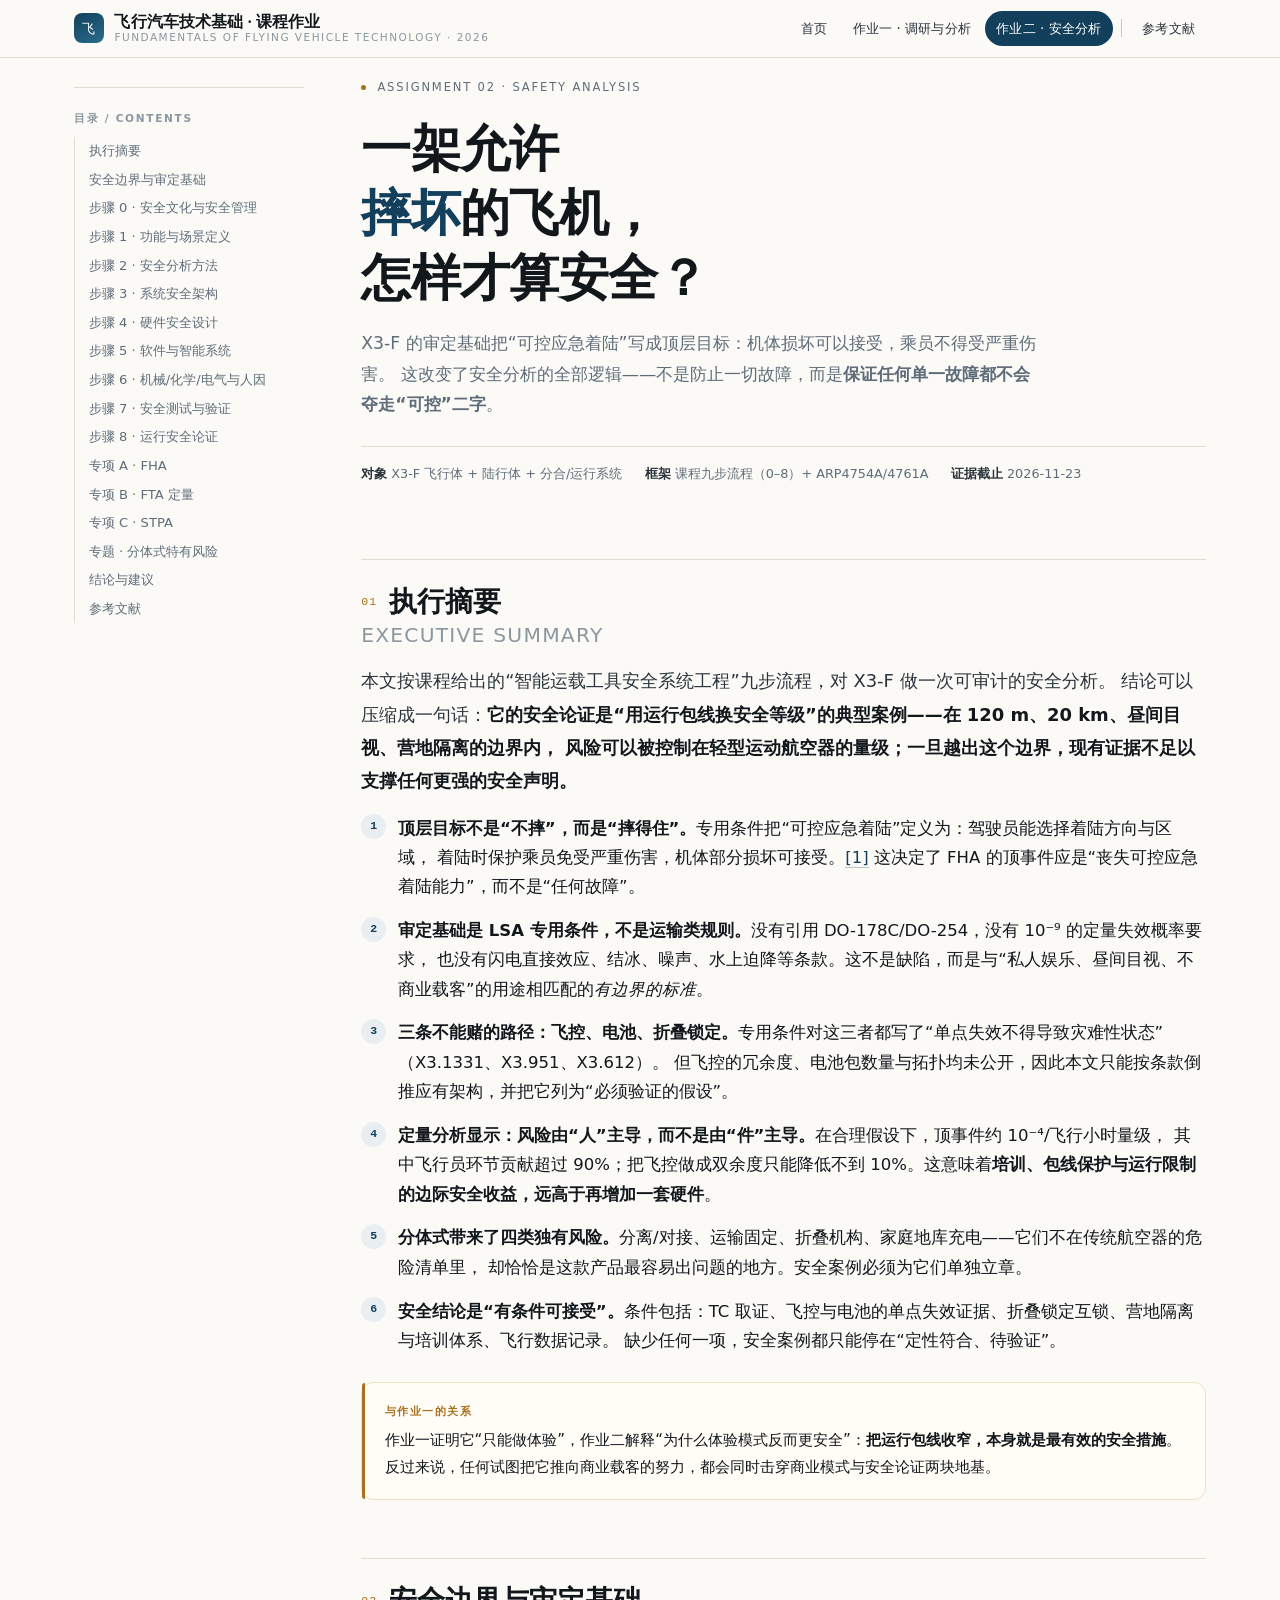
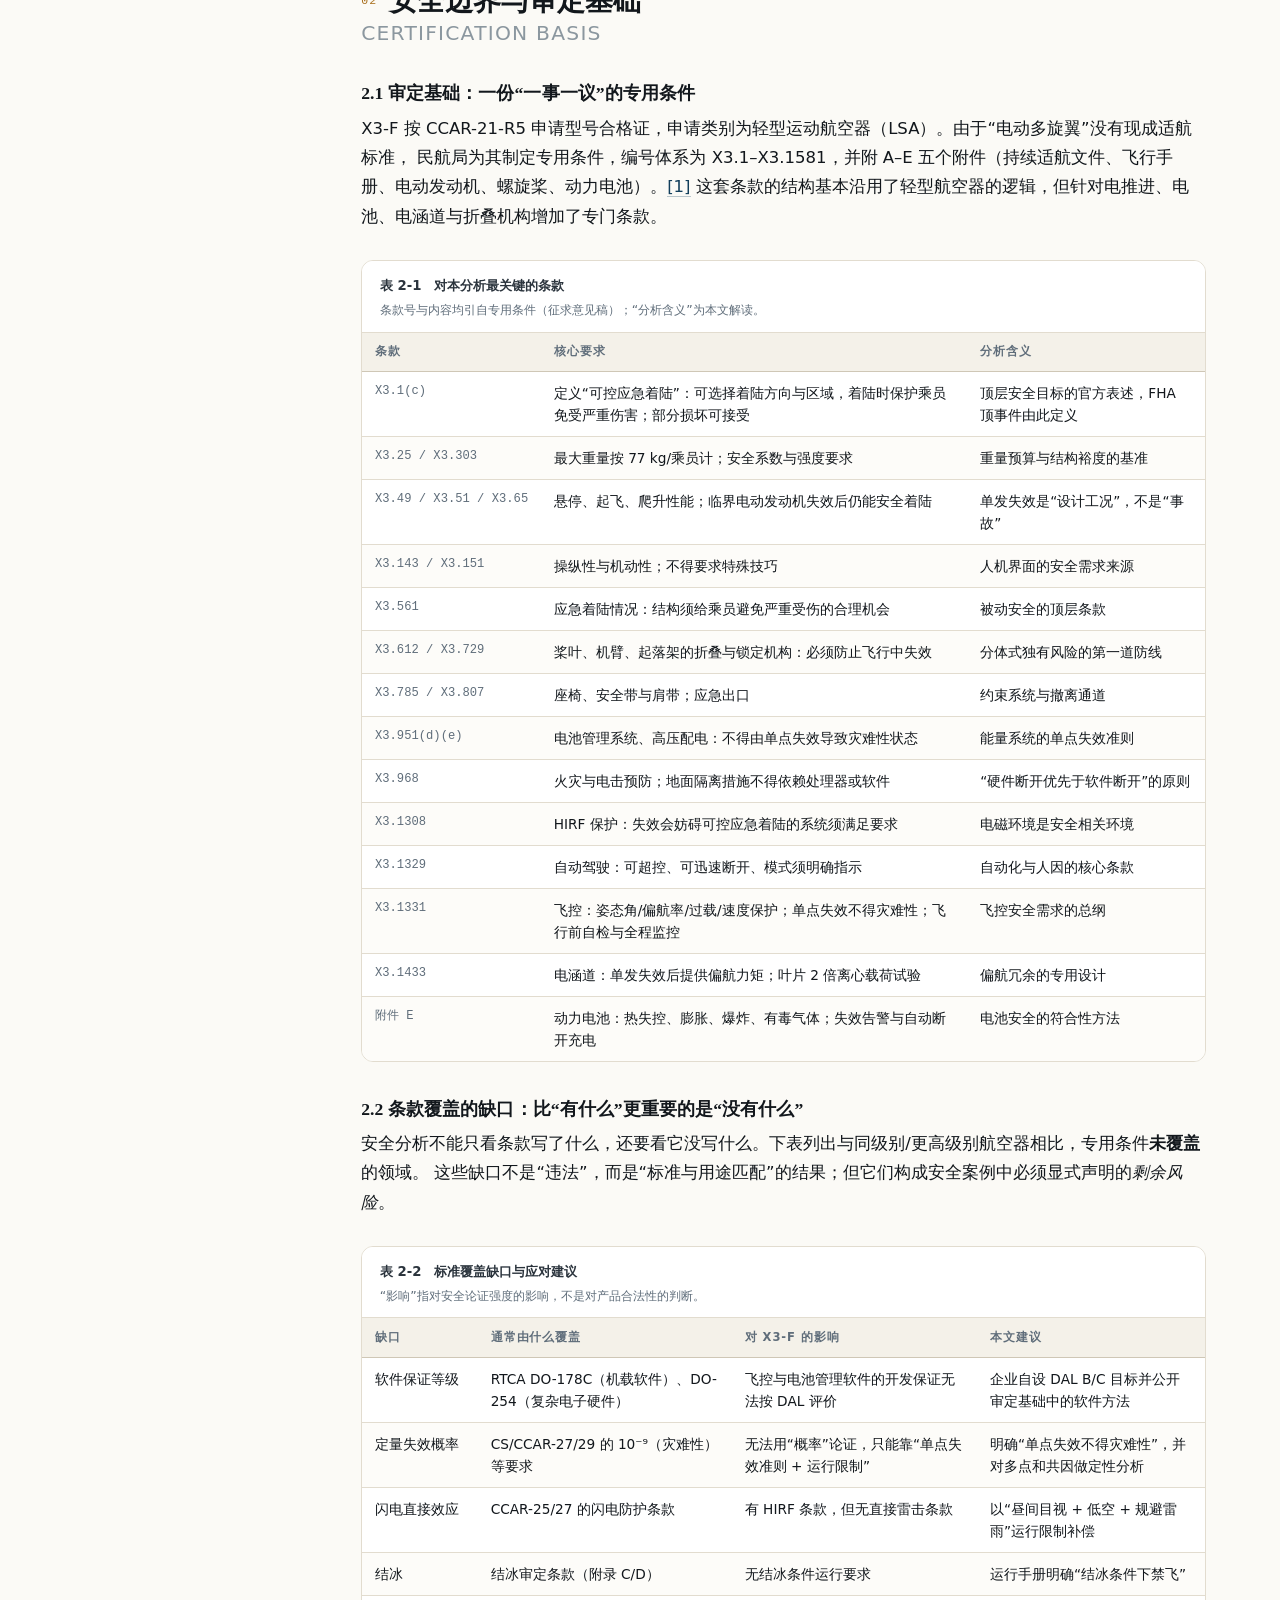
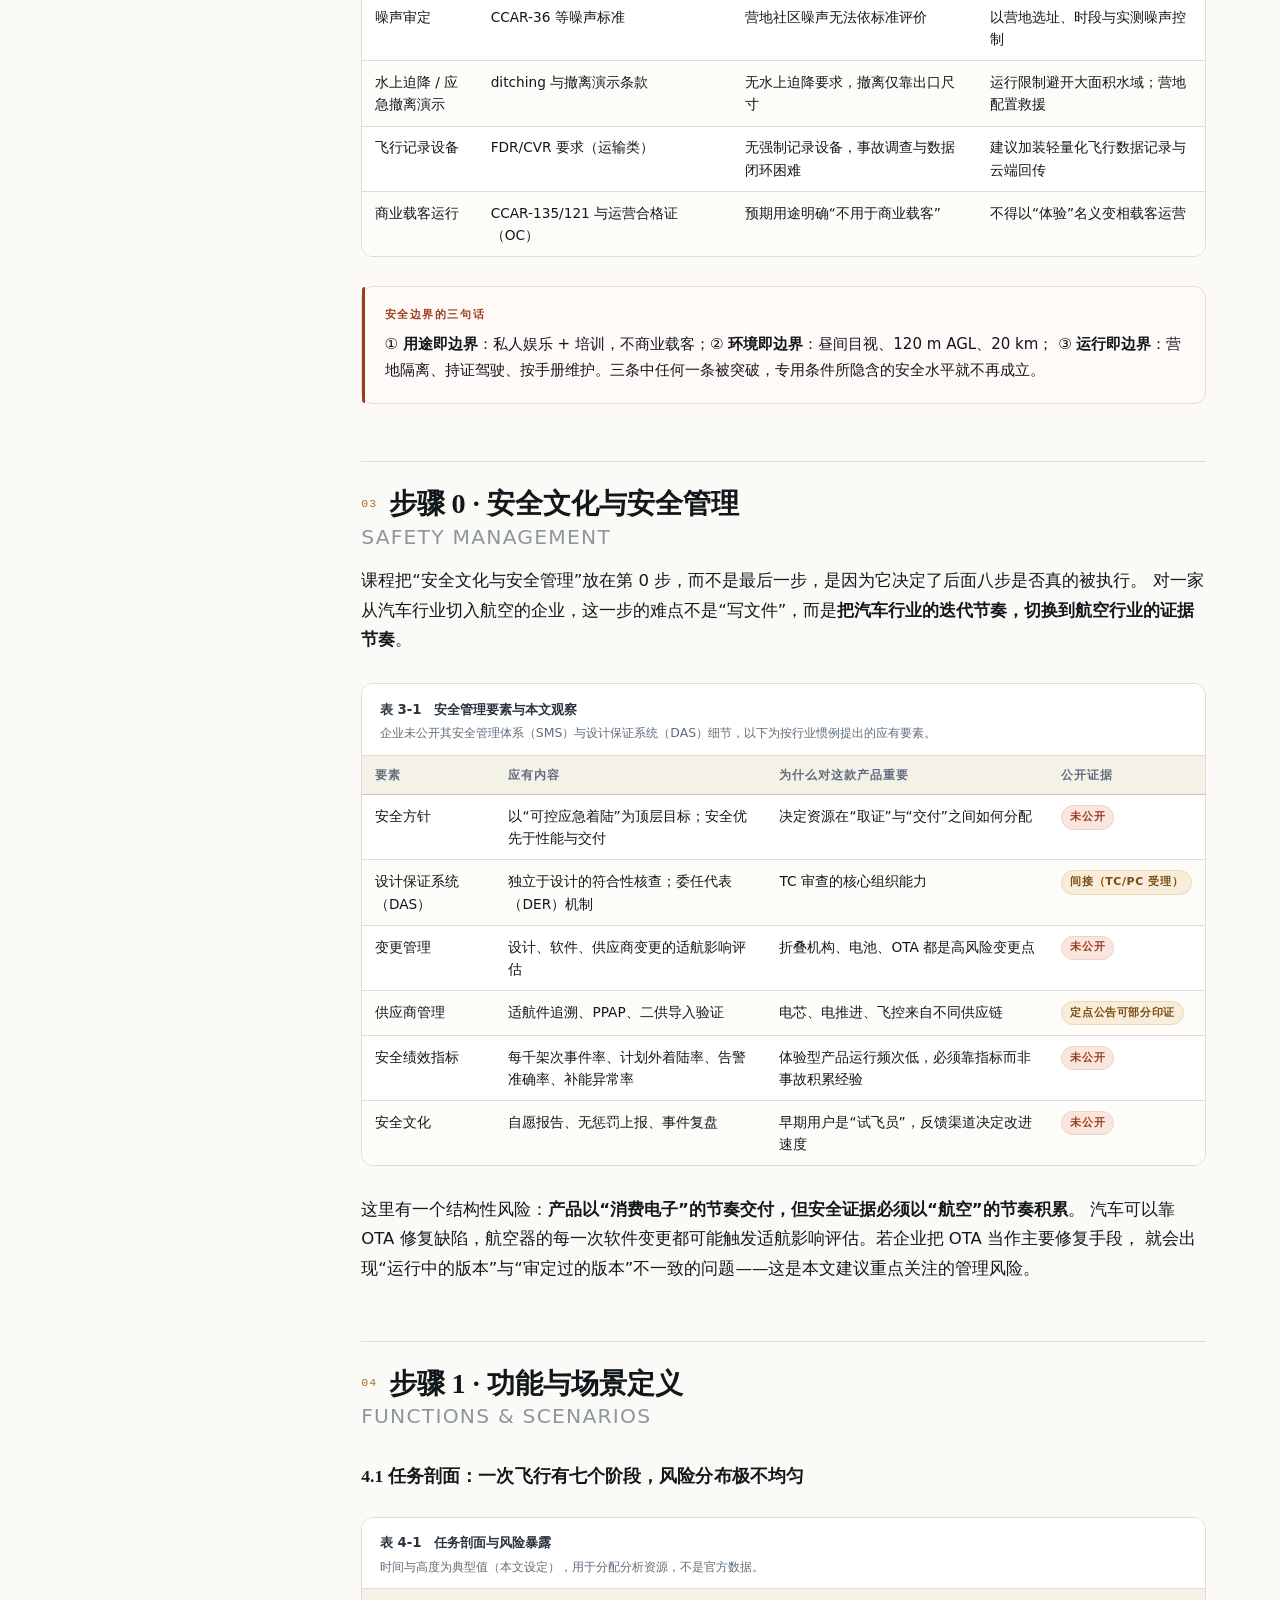
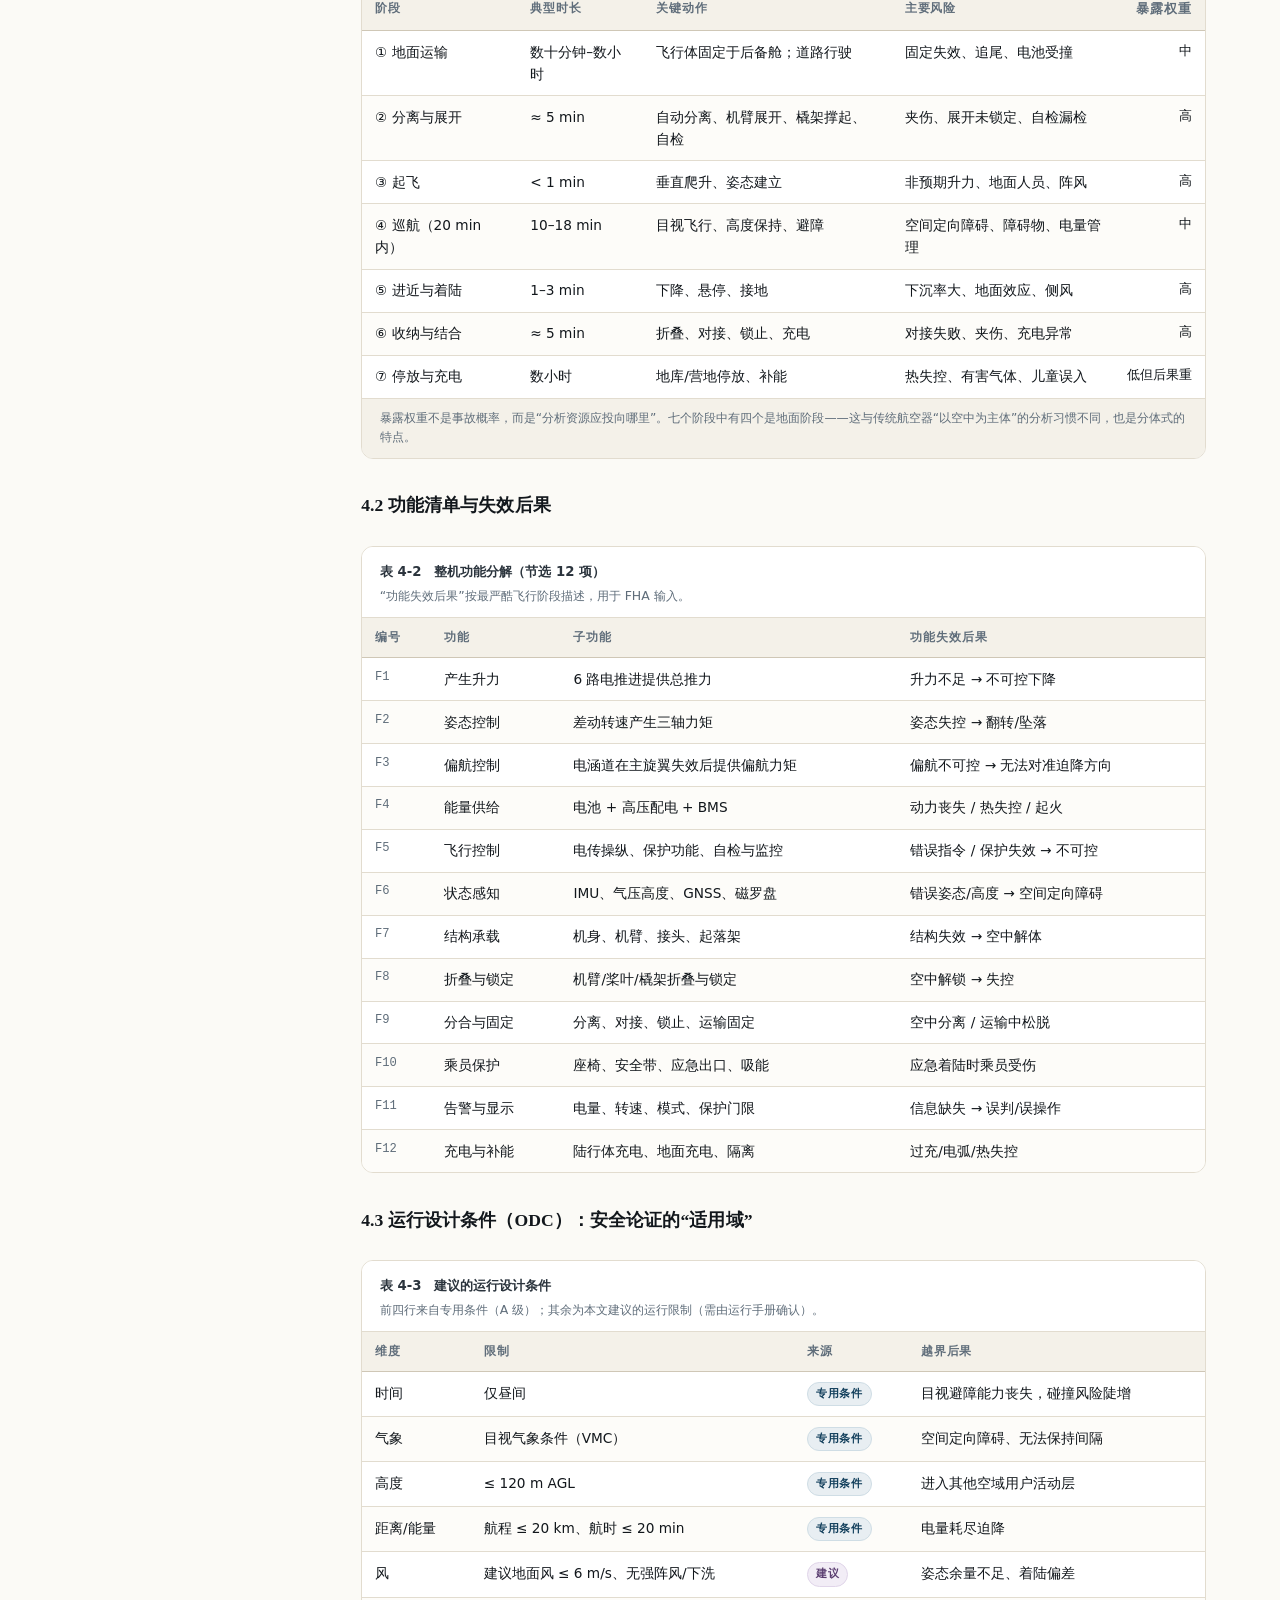
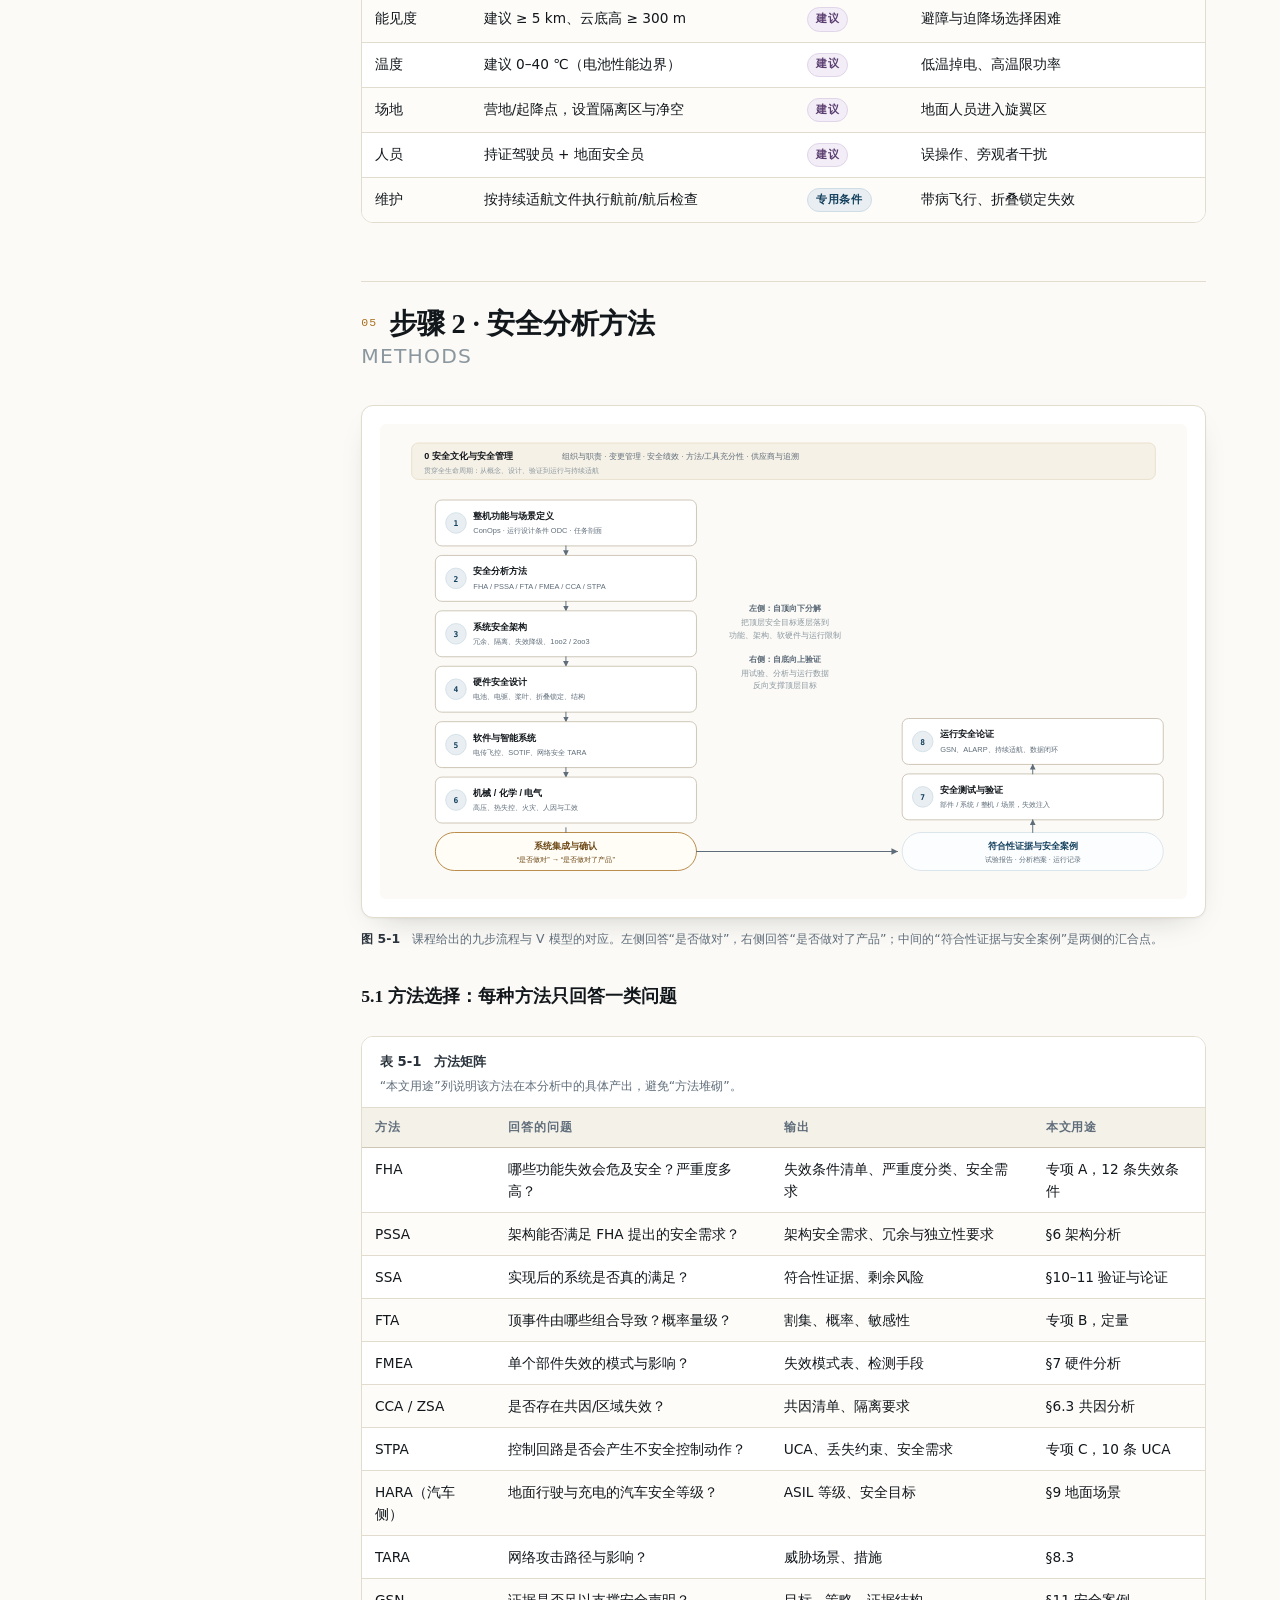
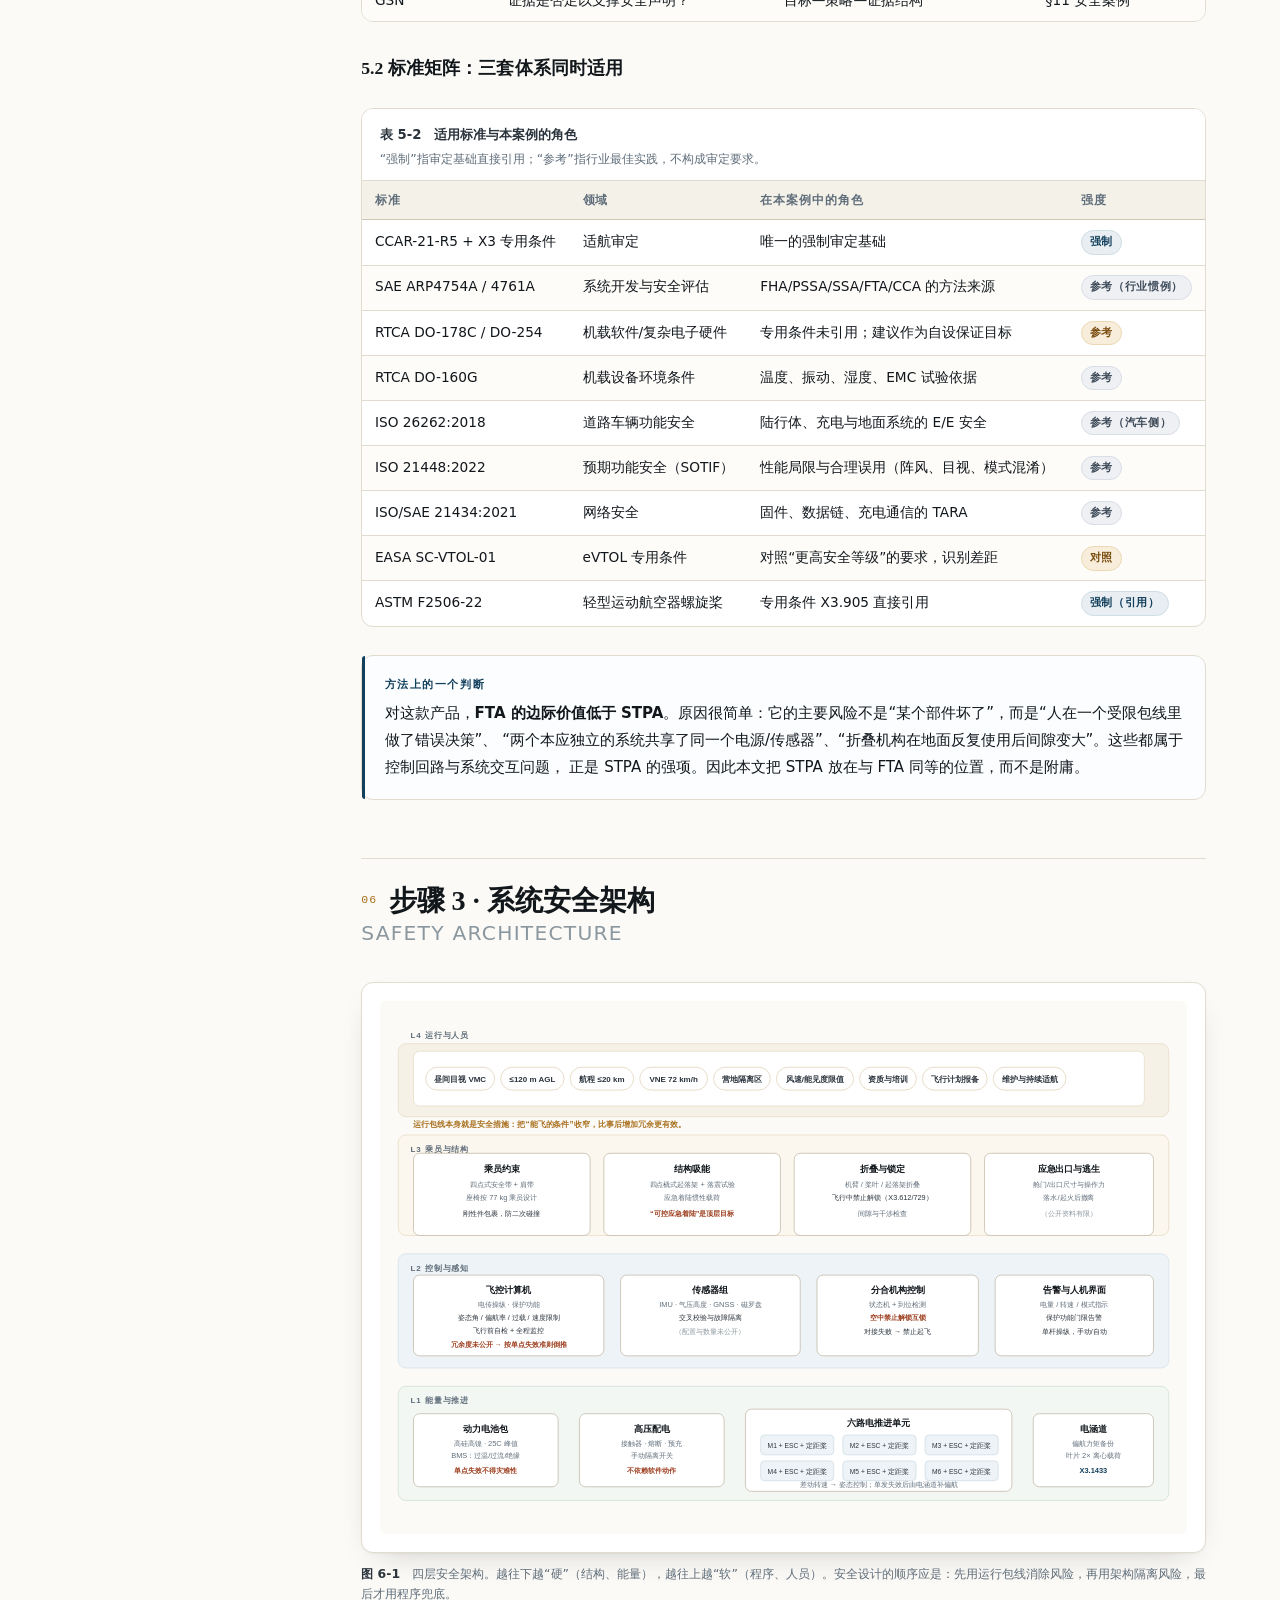
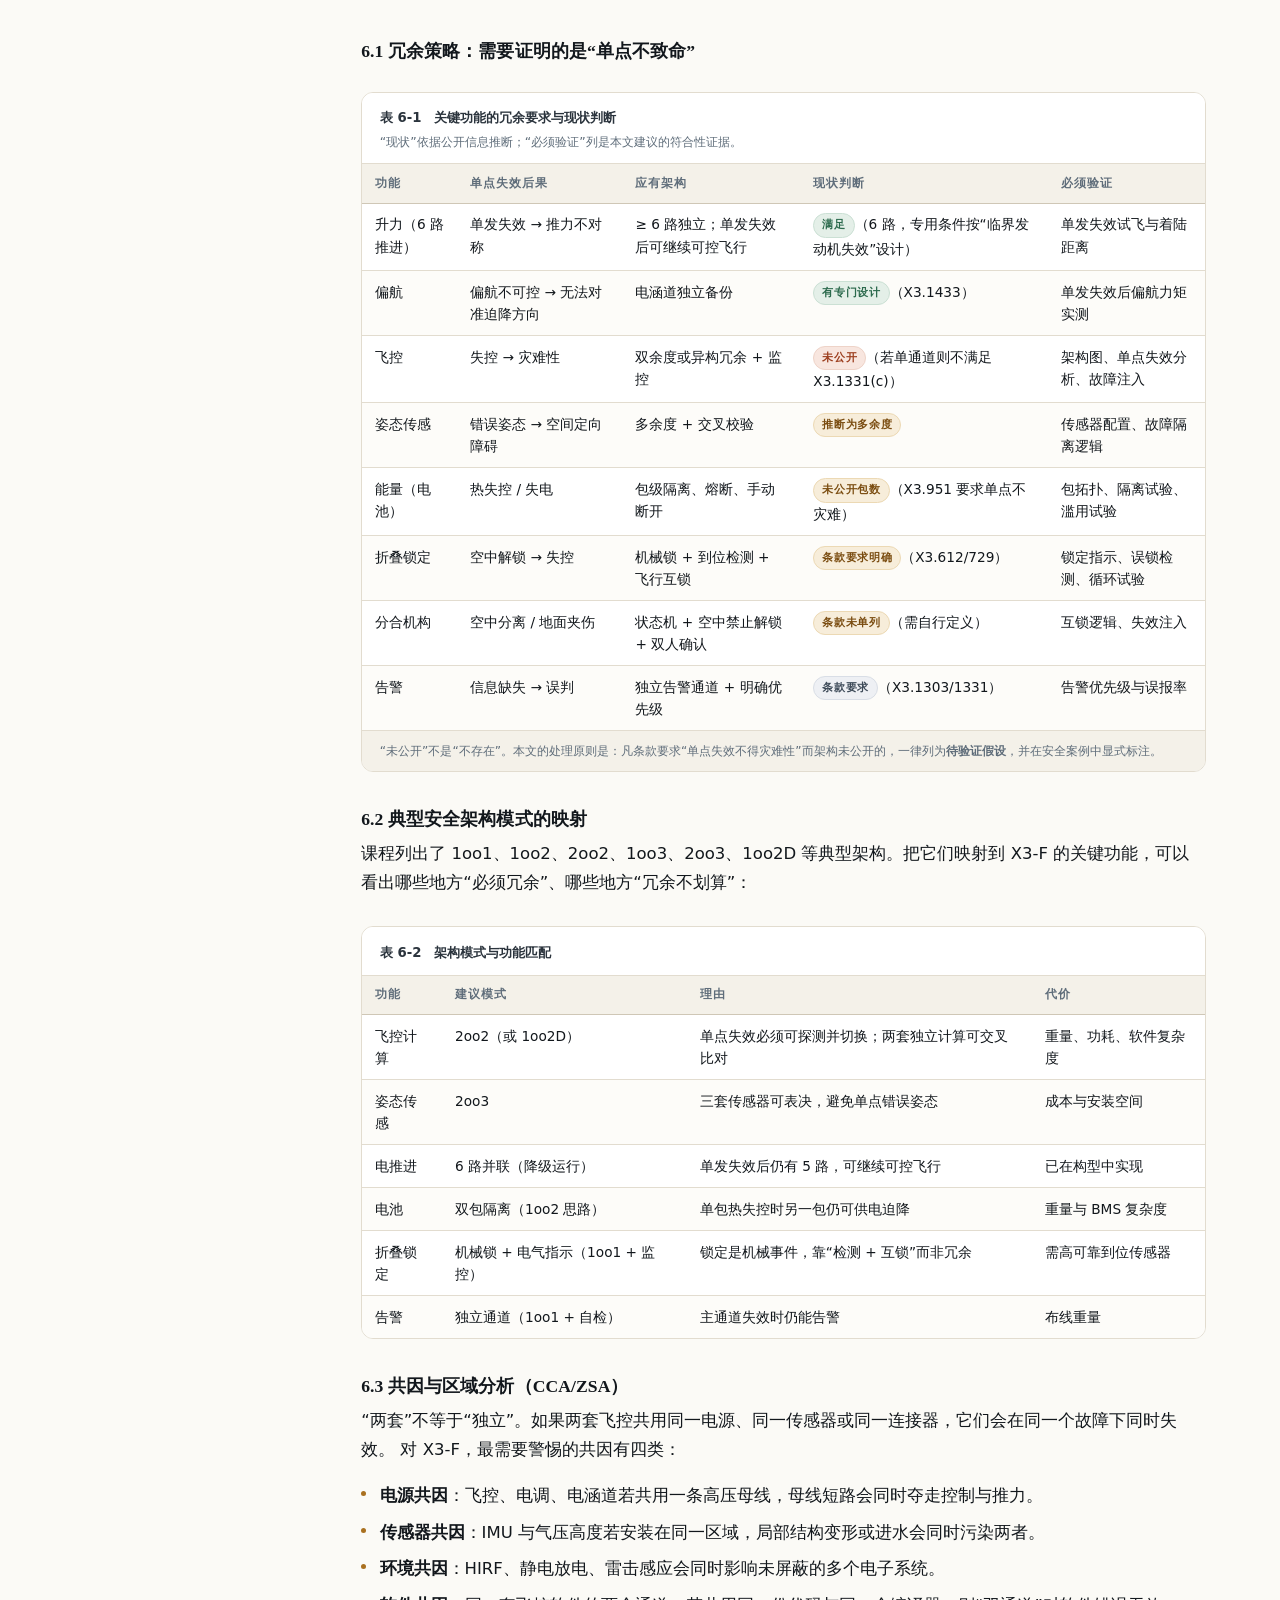
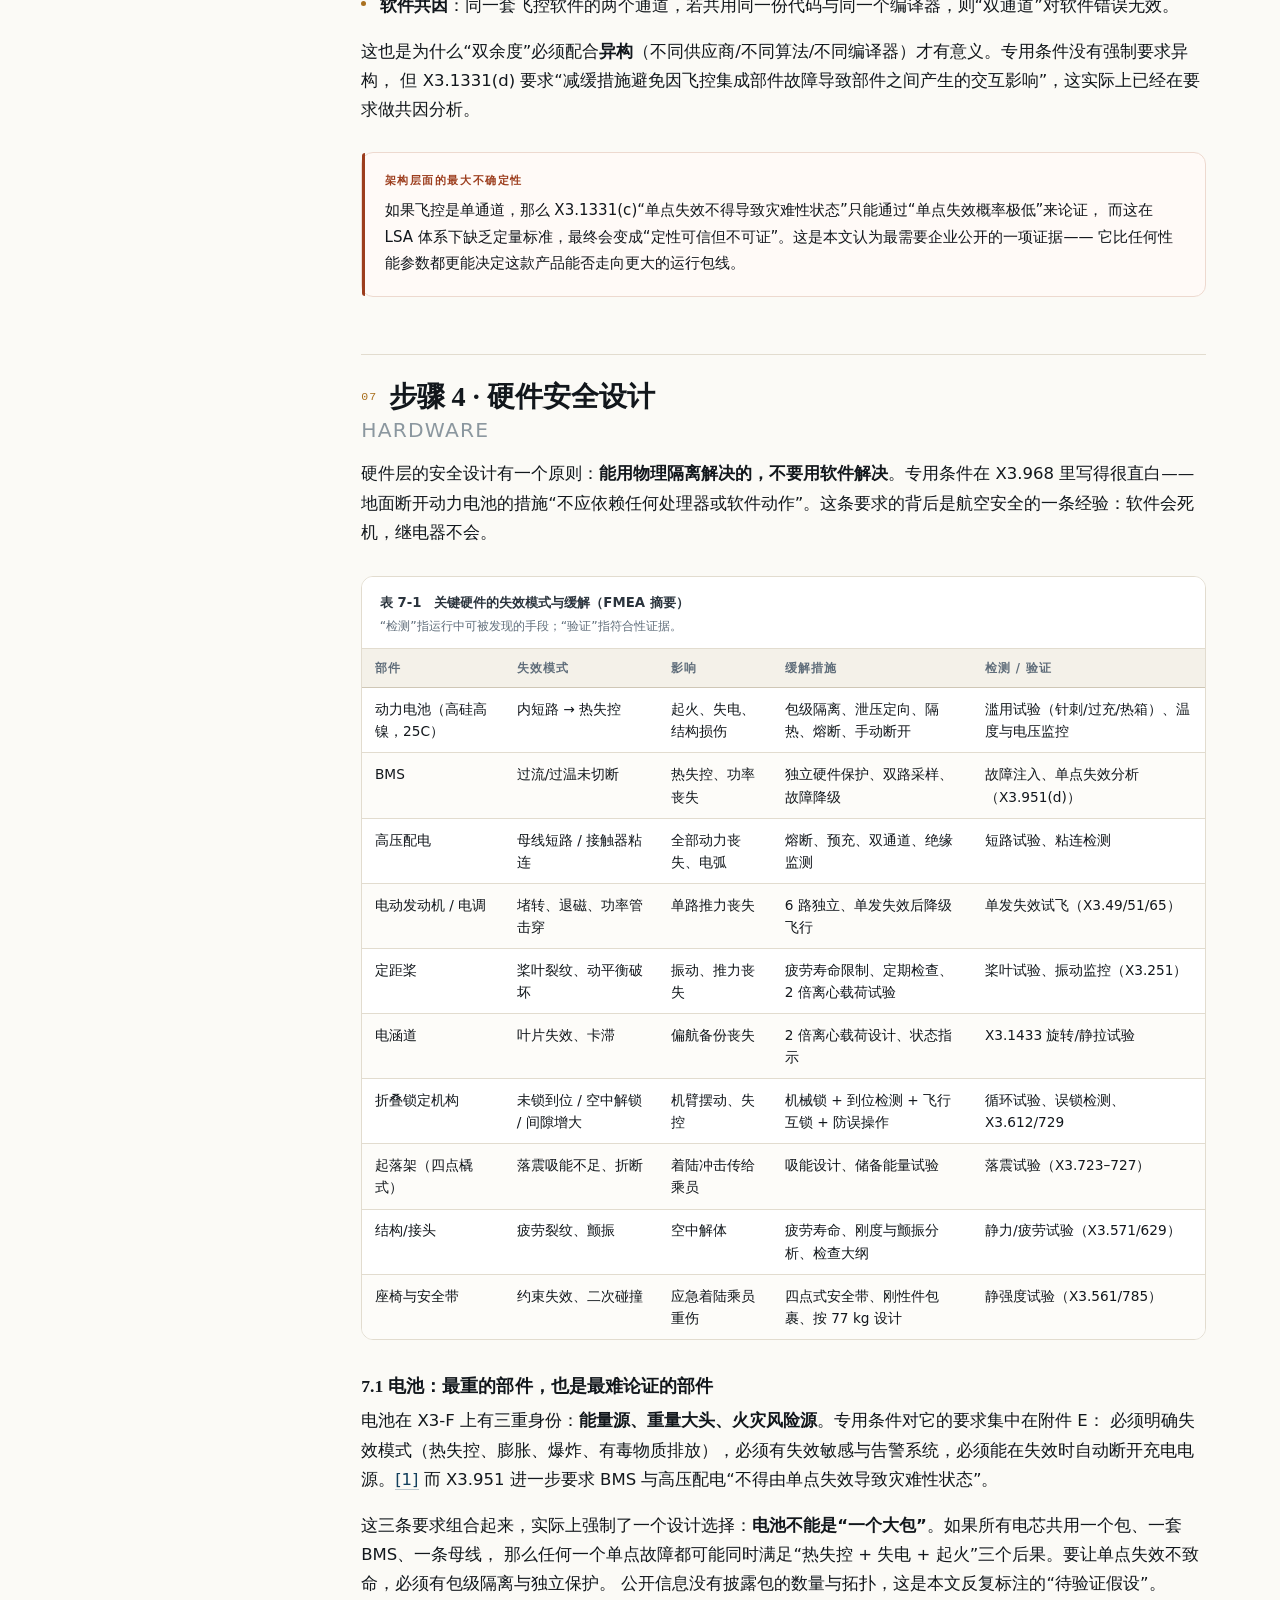
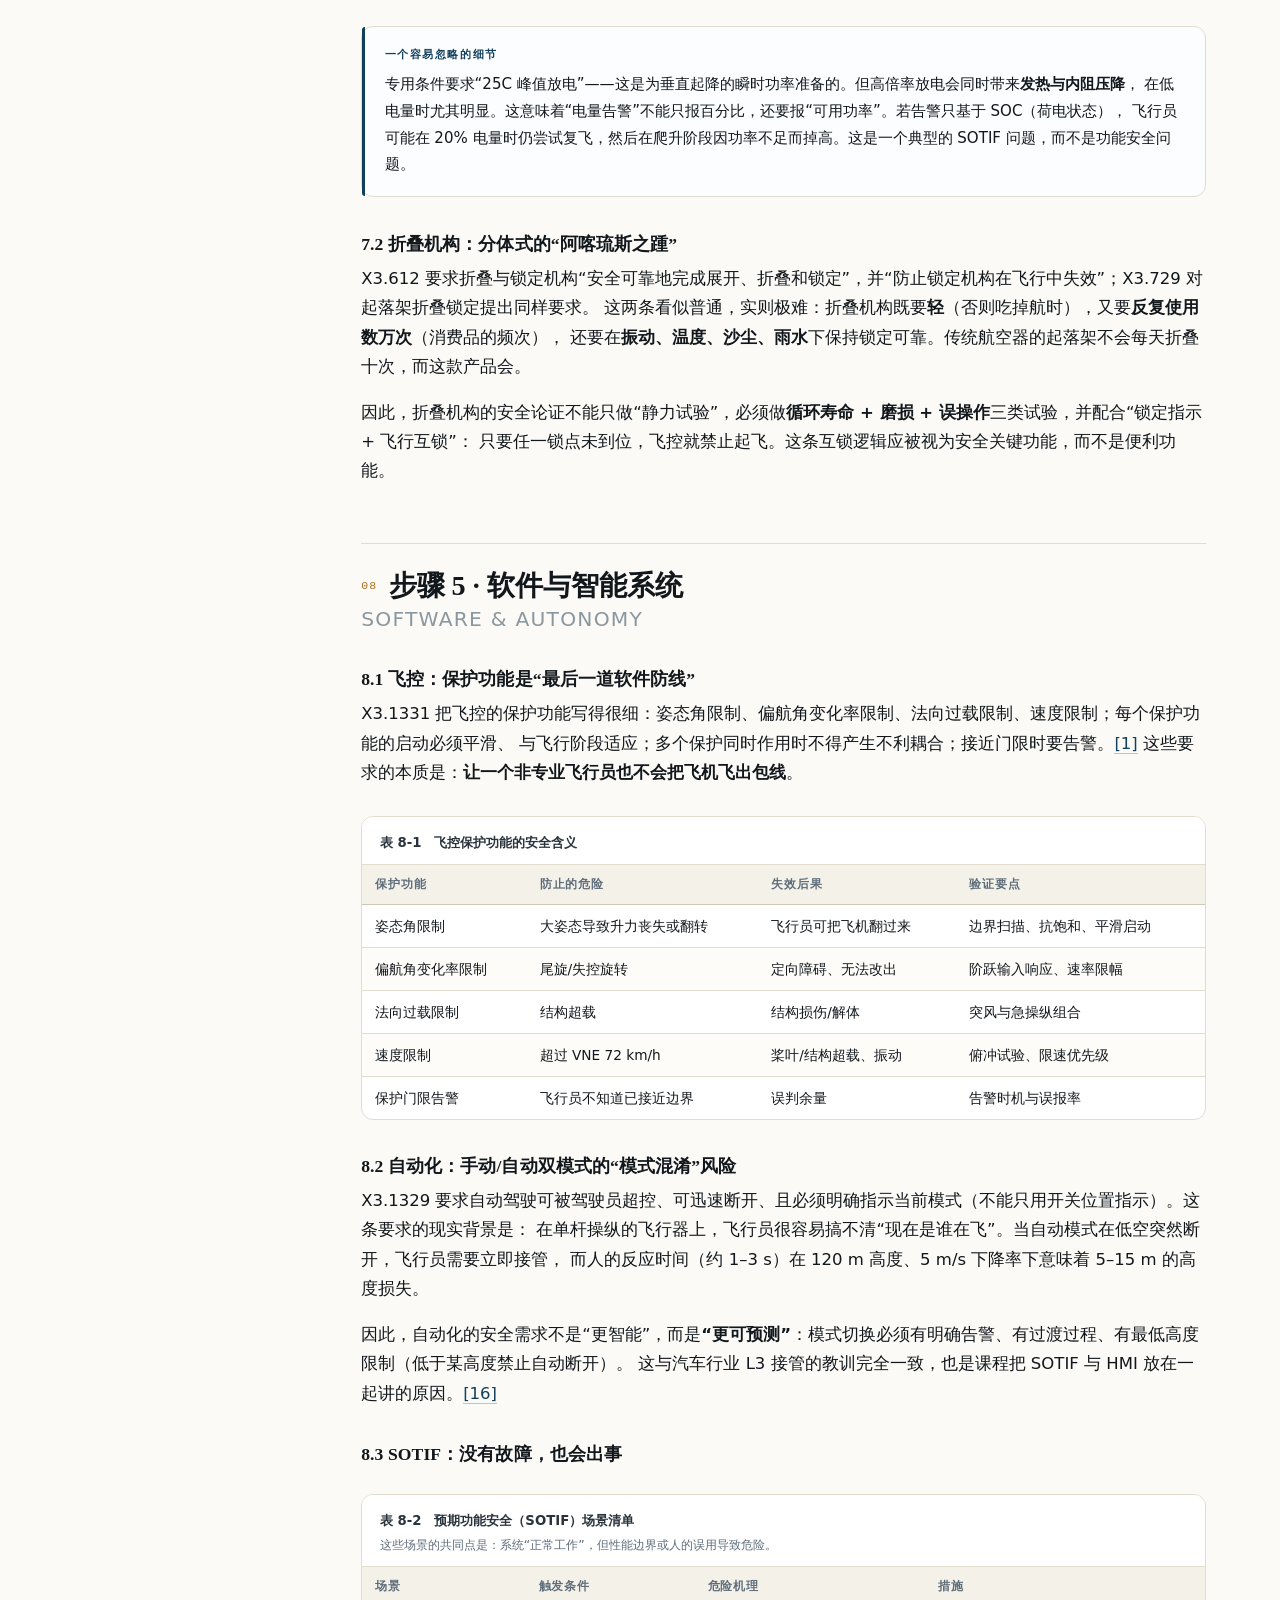
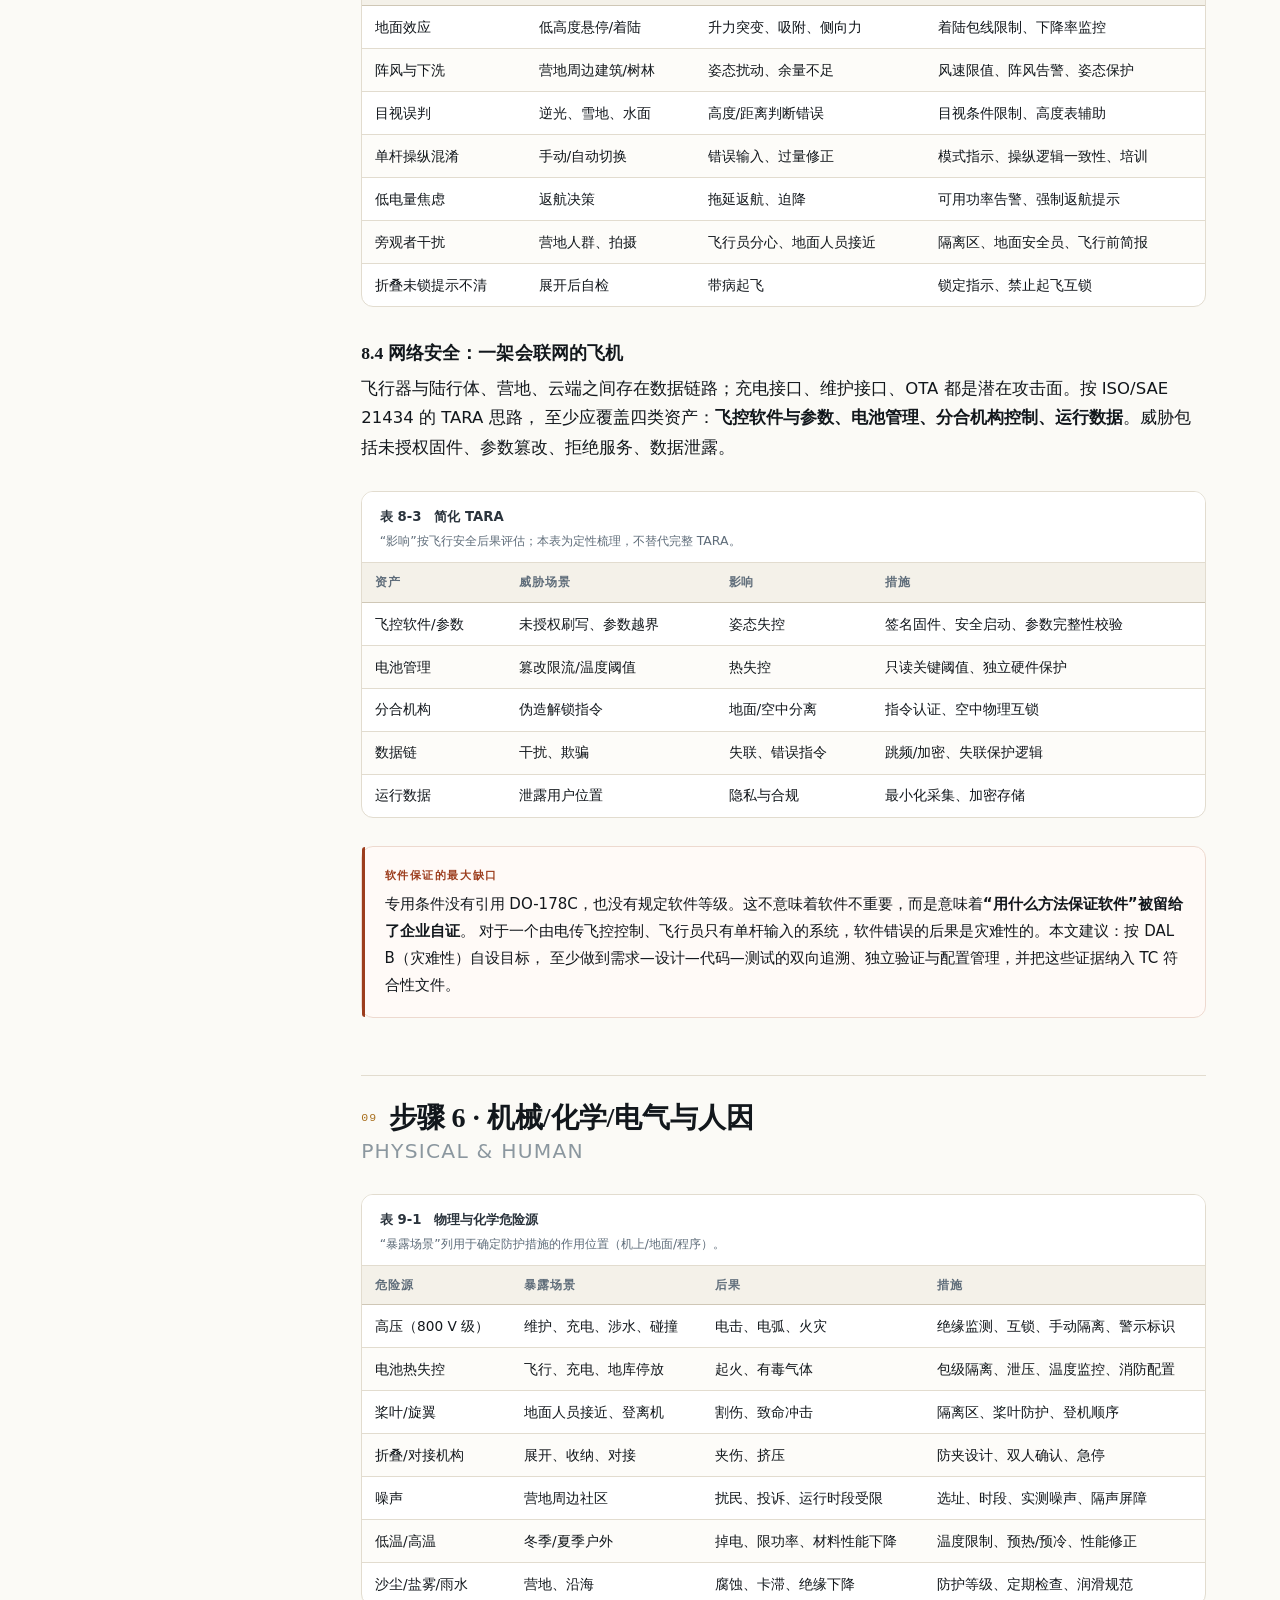
<file: assignment-2.html>
﻿<!DOCTYPE html>
<html lang="zh-CN">
<head>
<meta charset="utf-8">
<meta name="viewport" content="width=device-width, initial-scale=1">
<title>作业二 · 全方位安全分析：X3-F 的系统安全工程 | 飞行汽车技术基础 2026</title>
<meta name="description" content="按智能运载工具安全系统工程九步流程，对分体式飞行汽车「陆地航母」飞行体 X3-F 做深度安全分析：FHA、FTA、STPA、风险矩阵、GSN 安全案例与适航审定基础。">
<link rel="icon" href="data:image/svg+xml,%3Csvg xmlns=%22http://www.w3.org/2000/svg%22 viewBox=%220 0 32 32%22%3E%3Crect width=%2232%22 height=%2232%22 rx=%228%22 fill=%22%23123f5c%22/%3E%3Ctext x=%2216%22 y=%2222%22 font-size=%2216%22 fill=%22%23fff%22 text-anchor=%22middle%22 font-family=%22serif%22%3E%E9%A3%9E%3C/text%3E%3C/svg%3E">
<link rel="stylesheet" href="assets/css/site.css">
</head>
<body>
<a class="skip" href="#main">跳到正文</a>
<div class="progress" aria-hidden="true"></div>

<header class="site-header">
  <div class="bar">
    <a class="brand" href="index.html">
      <span class="mark" aria-hidden="true">飞</span>
      <span>
        <b>飞行汽车技术基础 · 课程作业</b>
        <small>Fundamentals of Flying Vehicle Technology · 2026</small>
      </span>
    </a>
    <nav class="site-nav" aria-label="主导航">
      <a href="index.html">首页</a>
      <a href="assignment-1.html">作业一 · 调研与分析</a>
      <a href="assignment-2.html" aria-current="page">作业二 · 安全分析</a>
      <span class="sep" aria-hidden="true"></span>
      <a href="references.html">参考文献</a>
    </nav>
  </div>
</header>

<main id="main">
<div class="wrap">
<div class="layout">

  <aside class="toc" aria-label="本页目录">
    <h2>目录 / Contents</h2>
    <ol>
      <li><a href="#summary">执行摘要</a></li>
      <li><a href="#basis">安全边界与审定基础</a></li>
      <li><a href="#step0">步骤 0 · 安全文化与安全管理</a></li>
      <li><a href="#step1">步骤 1 · 功能与场景定义</a></li>
      <li><a href="#step2">步骤 2 · 安全分析方法</a></li>
      <li><a href="#step3">步骤 3 · 系统安全架构</a></li>
      <li><a href="#step4">步骤 4 · 硬件安全设计</a></li>
      <li><a href="#step5">步骤 5 · 软件与智能系统</a></li>
      <li><a href="#step6">步骤 6 · 机械/化学/电气与人因</a></li>
      <li><a href="#step7">步骤 7 · 安全测试与验证</a></li>
      <li><a href="#step8">步骤 8 · 运行安全论证</a></li>
      <li><a href="#fha">专项 A · FHA</a></li>
      <li><a href="#fta">专项 B · FTA 定量</a></li>
      <li><a href="#stpa">专项 C · STPA</a></li>
      <li><a href="#modular">专题 · 分体式特有风险</a></li>
      <li><a href="#conclusion">结论与建议</a></li>
      <li><a href="#refs">参考文献</a></li>
    </ol>
  </aside>

  <article>

    <section class="hero" style="padding-top:1.2rem">
      <div class="eyebrow">
        <span class="dot"></span><span>Assignment 02 · Safety Analysis</span>
      </div>
      <h1>一架允许<br><em>摔坏</em>的飞机，<br>怎样才算安全？</h1>
      <p class="subtitle">
        X3-F 的审定基础把“可控应急着陆”写成顶层目标：机体损坏可以接受，乘员不得受严重伤害。
        这改变了安全分析的全部逻辑——不是防止一切故障，而是<strong>保证任何单一故障都不会夺走“可控”二字</strong>。
      </p>
      <div class="hero-meta">
        <span><b>对象</b> X3-F 飞行体 + 陆行体 + 分合/运行系统</span>
        <span><b>框架</b> 课程九步流程（0–8）+ ARP4754A/4761A</span>
        <span><b>证据截止</b> 2026-11-23</span>
      </div>
    </section>

    <h2 id="summary"><span class="num">01</span>执行摘要<span class="en">Executive summary</span></h2>

    <p class="lead">
      本文按课程给出的“智能运载工具安全系统工程”九步流程，对 X3-F 做一次可审计的安全分析。
      结论可以压缩成一句话：<strong>它的安全论证是“用运行包线换安全等级”的典型案例——在 120 m、20 km、昼间目视、营地隔离的边界内，
      风险可以被控制在轻型运动航空器的量级；一旦越出这个边界，现有证据不足以支撑任何更强的安全声明。</strong>
    </p>

    <ol class="steps">
      <li><strong>顶层目标不是“不摔”，而是“摔得住”。</strong>专用条件把“可控应急着陆”定义为：驾驶员能选择着陆方向与区域，
          着陆时保护乘员免受严重伤害，机体部分损坏可接受。<a href="references.html#r1">[1]</a> 这决定了 FHA 的顶事件应是“丧失可控应急着陆能力”，而不是“任何故障”。</li>
      <li><strong>审定基础是 LSA 专用条件，不是运输类规则。</strong>没有引用 DO-178C/DO-254，没有 10⁻⁹ 的定量失效概率要求，
          也没有闪电直接效应、结冰、噪声、水上迫降等条款。这不是缺陷，而是与“私人娱乐、昼间目视、不商业载客”的用途相匹配的<em>有边界的标准</em>。</li>
      <li><strong>三条不能赌的路径：飞控、电池、折叠锁定。</strong>专用条件对这三者都写了“单点失效不得导致灾难性状态”（X3.1331、X3.951、X3.612）。
          但飞控的冗余度、电池包数量与拓扑均未公开，因此本文只能按条款倒推应有架构，并把它列为“必须验证的假设”。</li>
      <li><strong>定量分析显示：风险由“人”主导，而不是由“件”主导。</strong>在合理假设下，顶事件约 10⁻⁴/飞行小时量级，
          其中飞行员环节贡献超过 90%；把飞控做成双余度只能降低不到 10%。这意味着<strong>培训、包线保护与运行限制的边际安全收益，远高于再增加一套硬件</strong>。</li>
      <li><strong>分体式带来了四类独有风险。</strong>分离/对接、运输固定、折叠机构、家庭地库充电——它们不在传统航空器的危险清单里，
          却恰恰是这款产品最容易出问题的地方。安全案例必须为它们单独立章。</li>
      <li><strong>安全结论是“有条件可接受”。</strong>条件包括：TC 取证、飞控与电池的单点失效证据、折叠锁定互锁、营地隔离与培训体系、飞行数据记录。
          缺少任何一项，安全案例都只能停在“定性符合、待验证”。</li>
    </ol>

    <div class="callout quote">
      <div class="ct">与作业一的关系</div>
      <p>
        作业一证明它“只能做体验”，作业二解释“为什么体验模式反而更安全”：<strong>把运行包线收窄，本身就是最有效的安全措施</strong>。
        反过来说，任何试图把它推向商业载客的努力，都会同时击穿商业模式与安全论证两块地基。
      </p>
    </div>

    <h2 id="basis"><span class="num">02</span>安全边界与审定基础<span class="en">Certification basis</span></h2>

    <h3>2.1 审定基础：一份“一事一议”的专用条件</h3>
    <p>
      X3-F 按 CCAR-21-R5 申请型号合格证，申请类别为轻型运动航空器（LSA）。由于“电动多旋翼”没有现成适航标准，
      民航局为其制定专用条件，编号体系为 X3.1–X3.1581，并附 A–E 五个附件（持续适航文件、飞行手册、电动发动机、螺旋桨、动力电池）。<a href="references.html#r1">[1]</a>
      这套条款的结构基本沿用了轻型航空器的逻辑，但针对电推进、电池、电涵道与折叠机构增加了专门条款。
    </p>

    <div class="tablewrap">
      <div class="tscroll">
        <table class="data">
          <caption>表 2-1　对本分析最关键的条款<span>条款号与内容均引自专用条件（征求意见稿）；“分析含义”为本文解读。</span></caption>
          <thead><tr><th>条款</th><th>核心要求</th><th>分析含义</th></tr></thead>
          <tbody>
            <tr><td class="id">X3.1(c)</td><td>定义“可控应急着陆”：可选择着陆方向与区域，着陆时保护乘员免受严重伤害；部分损坏可接受</td><td>顶层安全目标的官方表述，FHA 顶事件由此定义</td></tr>
            <tr><td class="id">X3.25 / X3.303</td><td>最大重量按 77 kg/乘员计；安全系数与强度要求</td><td>重量预算与结构裕度的基准</td></tr>
            <tr><td class="id">X3.49 / X3.51 / X3.65</td><td>悬停、起飞、爬升性能；临界电动发动机失效后仍能安全着陆</td><td>单发失效是“设计工况”，不是“事故”</td></tr>
            <tr><td class="id">X3.143 / X3.151</td><td>操纵性与机动性；不得要求特殊技巧</td><td>人机界面的安全需求来源</td></tr>
            <tr><td class="id">X3.561</td><td>应急着陆情况：结构须给乘员避免严重受伤的合理机会</td><td>被动安全的顶层条款</td></tr>
            <tr><td class="id">X3.612 / X3.729</td><td>桨叶、机臂、起落架的折叠与锁定机构：必须防止飞行中失效</td><td>分体式独有风险的第一道防线</td></tr>
            <tr><td class="id">X3.785 / X3.807</td><td>座椅、安全带与肩带；应急出口</td><td>约束系统与撤离通道</td></tr>
            <tr><td class="id">X3.951(d)(e)</td><td>电池管理系统、高压配电：不得由单点失效导致灾难性状态</td><td>能量系统的单点失效准则</td></tr>
            <tr><td class="id">X3.968</td><td>火灾与电击预防；地面隔离措施不得依赖处理器或软件</td><td>“硬件断开优先于软件断开”的原则</td></tr>
            <tr><td class="id">X3.1308</td><td>HIRF 保护：失效会妨碍可控应急着陆的系统须满足要求</td><td>电磁环境是安全相关环境</td></tr>
            <tr><td class="id">X3.1329</td><td>自动驾驶：可超控、可迅速断开、模式须明确指示</td><td>自动化与人因的核心条款</td></tr>
            <tr><td class="id">X3.1331</td><td>飞控：姿态角/偏航率/过载/速度保护；单点失效不得灾难性；飞行前自检与全程监控</td><td>飞控安全需求的总纲</td></tr>
            <tr><td class="id">X3.1433</td><td>电涵道：单发失效后提供偏航力矩；叶片 2 倍离心载荷试验</td><td>偏航冗余的专用设计</td></tr>
            <tr><td class="id">附件 E</td><td>动力电池：热失控、膨胀、爆炸、有毒气体；失效告警与自动断开充电</td><td>电池安全的符合性方法</td></tr>
          </tbody>
        </table>
      </div>
    </div>

    <h3>2.2 条款覆盖的缺口：比“有什么”更重要的是“没有什么”</h3>
    <p>
      安全分析不能只看条款写了什么，还要看它没写什么。下表列出与同级别/更高级别航空器相比，专用条件<strong>未覆盖</strong>的领域。
      这些缺口不是“违法”，而是“标准与用途匹配”的结果；但它们构成安全案例中必须显式声明的<em>剩余风险</em>。
    </p>
    <div class="tablewrap">
      <div class="tscroll">
        <table class="data">
          <caption>表 2-2　标准覆盖缺口与应对建议<span>“影响”指对安全论证强度的影响，不是对产品合法性的判断。</span></caption>
          <thead><tr><th>缺口</th><th>通常由什么覆盖</th><th>对 X3-F 的影响</th><th>本文建议</th></tr></thead>
          <tbody>
            <tr><td>软件保证等级</td><td>RTCA DO-178C（机载软件）、DO-254（复杂电子硬件）</td><td>飞控与电池管理软件的开发保证无法按 DAL 评价</td><td>企业自设 DAL B/C 目标并公开审定基础中的软件方法</td></tr>
            <tr><td>定量失效概率</td><td>CS/CCAR-27/29 的 10⁻⁹（灾难性）等要求</td><td>无法用“概率”论证，只能靠“单点失效准则 + 运行限制”</td><td>明确“单点失效不得灾难性”，并对多点和共因做定性分析</td></tr>
            <tr><td>闪电直接效应</td><td>CCAR-25/27 的闪电防护条款</td><td>有 HIRF 条款，但无直接雷击条款</td><td>以“昼间目视 + 低空 + 规避雷雨”运行限制补偿</td></tr>
            <tr><td>结冰</td><td>结冰审定条款（附录 C/D）</td><td>无结冰条件运行要求</td><td>运行手册明确“结冰条件下禁飞”</td></tr>
            <tr><td>噪声审定</td><td>CCAR-36 等噪声标准</td><td>营地社区噪声无法依标准评价</td><td>以营地选址、时段与实测噪声控制</td></tr>
            <tr><td>水上迫降 / 应急撤离演示</td><td>ditching 与撤离演示条款</td><td>无水上迫降要求，撤离仅靠出口尺寸</td><td>运行限制避开大面积水域；营地配置救援</td></tr>
            <tr><td>飞行记录设备</td><td>FDR/CVR 要求（运输类）</td><td>无强制记录设备，事故调查与数据闭环困难</td><td>建议加装轻量化飞行数据记录与云端回传</td></tr>
            <tr><td>商业载客运行</td><td>CCAR-135/121 与运营合格证（OC）</td><td>预期用途明确“不用于商业载客”</td><td>不得以“体验”名义变相载客运营</td></tr>
          </tbody>
        </table>
      </div>
    </div>

    <div class="callout warn">
      <div class="ct">安全边界的三句话</div>
      <p>
        ① <strong>用途即边界</strong>：私人娱乐 + 培训，不商业载客；② <strong>环境即边界</strong>：昼间目视、120 m AGL、20 km；
        ③ <strong>运行即边界</strong>：营地隔离、持证驾驶、按手册维护。三条中任何一条被突破，专用条件所隐含的安全水平就不再成立。
      </p>
    </div>

    <h2 id="step0"><span class="num">03</span>步骤 0 · 安全文化与安全管理<span class="en">Safety management</span></h2>

    <p>
      课程把“安全文化与安全管理”放在第 0 步，而不是最后一步，是因为它决定了后面八步是否真的被执行。
      对一家从汽车行业切入航空的企业，这一步的难点不是“写文件”，而是<strong>把汽车行业的迭代节奏，切换到航空行业的证据节奏</strong>。
    </p>

    <div class="tablewrap">
      <div class="tscroll">
        <table class="data">
          <caption>表 3-1　安全管理要素与本文观察<span>企业未公开其安全管理体系（SMS）与设计保证系统（DAS）细节，以下为按行业惯例提出的应有要素。</span></caption>
          <thead><tr><th>要素</th><th>应有内容</th><th>为什么对这款产品重要</th><th>公开证据</th></tr></thead>
          <tbody>
            <tr><td>安全方针</td><td>以“可控应急着陆”为顶层目标；安全优先于性能与交付</td><td>决定资源在“取证”与“交付”之间如何分配</td><td><span class="tag no">未公开</span></td></tr>
            <tr><td>设计保证系统（DAS）</td><td>独立于设计的符合性核查；委任代表（DER）机制</td><td>TC 审查的核心组织能力</td><td><span class="tag c">间接（TC/PC 受理）</span></td></tr>
            <tr><td>变更管理</td><td>设计、软件、供应商变更的适航影响评估</td><td>折叠机构、电池、OTA 都是高风险变更点</td><td><span class="tag no">未公开</span></td></tr>
            <tr><td>供应商管理</td><td>适航件追溯、PPAP、二供导入验证</td><td>电芯、电推进、飞控来自不同供应链</td><td><span class="tag c">定点公告可部分印证</span></td></tr>
            <tr><td>安全绩效指标</td><td>每千架次事件率、计划外着陆率、告警准确率、补能异常率</td><td>体验型产品运行频次低，必须靠指标而非事故积累经验</td><td><span class="tag no">未公开</span></td></tr>
            <tr><td>安全文化</td><td>自愿报告、无惩罚上报、事件复盘</td><td>早期用户是“试飞员”，反馈渠道决定改进速度</td><td><span class="tag no">未公开</span></td></tr>
          </tbody>
        </table>
      </div>
    </div>

    <p>
      这里有一个结构性风险：<strong>产品以“消费电子”的节奏交付，但安全证据必须以“航空”的节奏积累</strong>。
      汽车可以靠 OTA 修复缺陷，航空器的每一次软件变更都可能触发适航影响评估。若企业把 OTA 当作主要修复手段，
      就会出现“运行中的版本”与“审定过的版本”不一致的问题——这是本文建议重点关注的管理风险。
    </p>

    <h2 id="step1"><span class="num">04</span>步骤 1 · 功能与场景定义<span class="en">Functions &amp; scenarios</span></h2>

    <h3>4.1 任务剖面：一次飞行有七个阶段，风险分布极不均匀</h3>
    <div class="tablewrap">
      <div class="tscroll">
        <table class="data">
          <caption>表 4-1　任务剖面与风险暴露<span>时间与高度为典型值（本文设定），用于分配分析资源，不是官方数据。</span></caption>
          <thead><tr><th>阶段</th><th>典型时长</th><th>关键动作</th><th>主要风险</th><th class="num">暴露权重</th></tr></thead>
          <tbody>
            <tr><td>① 地面运输</td><td>数十分钟–数小时</td><td>飞行体固定于后备舱；道路行驶</td><td>固定失效、追尾、电池受撞</td><td class="num">中</td></tr>
            <tr><td>② 分离与展开</td><td>≈ 5 min</td><td>自动分离、机臂展开、橇架撑起、自检</td><td>夹伤、展开未锁定、自检漏检</td><td class="num">高</td></tr>
            <tr><td>③ 起飞</td><td>&lt; 1 min</td><td>垂直爬升、姿态建立</td><td>非预期升力、地面人员、阵风</td><td class="num">高</td></tr>
            <tr><td>④ 巡航（20 min 内）</td><td>10–18 min</td><td>目视飞行、高度保持、避障</td><td>空间定向障碍、障碍物、电量管理</td><td class="num">中</td></tr>
            <tr><td>⑤ 进近与着陆</td><td>1–3 min</td><td>下降、悬停、接地</td><td>下沉率大、地面效应、侧风</td><td class="num">高</td></tr>
            <tr><td>⑥ 收纳与结合</td><td>≈ 5 min</td><td>折叠、对接、锁止、充电</td><td>对接失败、夹伤、充电异常</td><td class="num">高</td></tr>
            <tr><td>⑦ 停放与充电</td><td>数小时</td><td>地库/营地停放、补能</td><td>热失控、有害气体、儿童误入</td><td class="num">低但后果重</td></tr>
          </tbody>
        </table>
      </div>
      <div class="tnote">暴露权重不是事故概率，而是“分析资源应投向哪里”。七个阶段中有四个是地面阶段——这与传统航空器“以空中为主体”的分析习惯不同，也是分体式的特点。</div>
    </div>

    <h3>4.2 功能清单与失效后果</h3>
    <div class="tablewrap">
      <div class="tscroll">
        <table class="data">
          <caption>表 4-2　整机功能分解（节选 12 项）<span>“功能失效后果”按最严酷飞行阶段描述，用于 FHA 输入。</span></caption>
          <thead><tr><th>编号</th><th>功能</th><th>子功能</th><th>功能失效后果</th></tr></thead>
          <tbody>
            <tr><td class="id">F1</td><td>产生升力</td><td>6 路电推进提供总推力</td><td>升力不足 → 不可控下降</td></tr>
            <tr><td class="id">F2</td><td>姿态控制</td><td>差动转速产生三轴力矩</td><td>姿态失控 → 翻转/坠落</td></tr>
            <tr><td class="id">F3</td><td>偏航控制</td><td>电涵道在主旋翼失效后提供偏航力矩</td><td>偏航不可控 → 无法对准迫降方向</td></tr>
            <tr><td class="id">F4</td><td>能量供给</td><td>电池 + 高压配电 + BMS</td><td>动力丧失 / 热失控 / 起火</td></tr>
            <tr><td class="id">F5</td><td>飞行控制</td><td>电传操纵、保护功能、自检与监控</td><td>错误指令 / 保护失效 → 不可控</td></tr>
            <tr><td class="id">F6</td><td>状态感知</td><td>IMU、气压高度、GNSS、磁罗盘</td><td>错误姿态/高度 → 空间定向障碍</td></tr>
            <tr><td class="id">F7</td><td>结构承载</td><td>机身、机臂、接头、起落架</td><td>结构失效 → 空中解体</td></tr>
            <tr><td class="id">F8</td><td>折叠与锁定</td><td>机臂/桨叶/橇架折叠与锁定</td><td>空中解锁 → 失控</td></tr>
            <tr><td class="id">F9</td><td>分合与固定</td><td>分离、对接、锁止、运输固定</td><td>空中分离 / 运输中松脱</td></tr>
            <tr><td class="id">F10</td><td>乘员保护</td><td>座椅、安全带、应急出口、吸能</td><td>应急着陆时乘员受伤</td></tr>
            <tr><td class="id">F11</td><td>告警与显示</td><td>电量、转速、模式、保护门限</td><td>信息缺失 → 误判/误操作</td></tr>
            <tr><td class="id">F12</td><td>充电与补能</td><td>陆行体充电、地面充电、隔离</td><td>过充/电弧/热失控</td></tr>
          </tbody>
        </table>
      </div>
    </div>

    <h3>4.3 运行设计条件（ODC）：安全论证的“适用域”</h3>
    <div class="tablewrap">
      <div class="tscroll">
        <table class="data">
          <caption>表 4-3　建议的运行设计条件<span>前四行来自专用条件（A 级）；其余为本文建议的运行限制（需由运行手册确认）。</span></caption>
          <thead><tr><th>维度</th><th>限制</th><th>来源</th><th>越界后果</th></tr></thead>
          <tbody>
            <tr><td>时间</td><td>仅昼间</td><td><span class="tag a">专用条件</span></td><td>目视避障能力丧失，碰撞风险陡增</td></tr>
            <tr><td>气象</td><td>目视气象条件（VMC）</td><td><span class="tag a">专用条件</span></td><td>空间定向障碍、无法保持间隔</td></tr>
            <tr><td>高度</td><td>≤ 120 m AGL</td><td><span class="tag a">专用条件</span></td><td>进入其他空域用户活动层</td></tr>
            <tr><td>距离/能量</td><td>航程 ≤ 20 km、航时 ≤ 20 min</td><td><span class="tag a">专用条件</span></td><td>电量耗尽迫降</td></tr>
            <tr><td>风</td><td>建议地面风 ≤ 6 m/s、无强阵风/下洗</td><td><span class="tag d">建议</span></td><td>姿态余量不足、着陆偏差</td></tr>
            <tr><td>能见度</td><td>建议 ≥ 5 km、云底高 ≥ 300 m</td><td><span class="tag d">建议</span></td><td>避障与迫降场选择困难</td></tr>
            <tr><td>温度</td><td>建议 0–40 ℃（电池性能边界）</td><td><span class="tag d">建议</span></td><td>低温掉电、高温限功率</td></tr>
            <tr><td>场地</td><td>营地/起降点，设置隔离区与净空</td><td><span class="tag d">建议</span></td><td>地面人员进入旋翼区</td></tr>
            <tr><td>人员</td><td>持证驾驶员 + 地面安全员</td><td><span class="tag d">建议</span></td><td>误操作、旁观者干扰</td></tr>
            <tr><td>维护</td><td>按持续适航文件执行航前/航后检查</td><td><span class="tag a">专用条件</span></td><td>带病飞行、折叠锁定失效</td></tr>
          </tbody>
        </table>
      </div>
    </div>

    <h2 id="step2"><span class="num">05</span>步骤 2 · 安全分析方法<span class="en">Methods</span></h2>

    <figure>
      <div class="frame"><img src="assets/img/fig-vmodel.svg" alt="九步安全系统工程与 V 模型映射：0 安全文化贯穿，左侧 1-6 为定义与设计，底部系统集成，右侧 7-8 为验证与运行论证"></div>
      <figcaption><b>图 5-1</b>　课程给出的九步流程与 V 模型的对应。左侧回答“是否做对”，右侧回答“是否做对了产品”；中间的“符合性证据与安全案例”是两侧的汇合点。</figcaption>
    </figure>

    <h3>5.1 方法选择：每种方法只回答一类问题</h3>
    <div class="tablewrap">
      <div class="tscroll">
        <table class="data">
          <caption>表 5-1　方法矩阵<span>“本文用途”列说明该方法在本分析中的具体产出，避免“方法堆砌”。</span></caption>
          <thead><tr><th>方法</th><th>回答的问题</th><th>输出</th><th>本文用途</th></tr></thead>
          <tbody>
            <tr><td>FHA</td><td>哪些功能失效会危及安全？严重度多高？</td><td>失效条件清单、严重度分类、安全需求</td><td>专项 A，12 条失效条件</td></tr>
            <tr><td>PSSA</td><td>架构能否满足 FHA 提出的安全需求？</td><td>架构安全需求、冗余与独立性要求</td><td>§6 架构分析</td></tr>
            <tr><td>SSA</td><td>实现后的系统是否真的满足？</td><td>符合性证据、剩余风险</td><td>§10–11 验证与论证</td></tr>
            <tr><td>FTA</td><td>顶事件由哪些组合导致？概率量级？</td><td>割集、概率、敏感性</td><td>专项 B，定量</td></tr>
            <tr><td>FMEA</td><td>单个部件失效的模式与影响？</td><td>失效模式表、检测手段</td><td>§7 硬件分析</td></tr>
            <tr><td>CCA / ZSA</td><td>是否存在共因/区域失效？</td><td>共因清单、隔离要求</td><td>§6.3 共因分析</td></tr>
            <tr><td>STPA</td><td>控制回路是否会产生不安全控制动作？</td><td>UCA、丢失约束、安全需求</td><td>专项 C，10 条 UCA</td></tr>
            <tr><td>HARA（汽车侧）</td><td>地面行驶与充电的汽车安全等级？</td><td>ASIL 等级、安全目标</td><td>§9 地面场景</td></tr>
            <tr><td>TARA</td><td>网络攻击路径与影响？</td><td>威胁场景、措施</td><td>§8.3</td></tr>
            <tr><td>GSN</td><td>证据是否足以支撑安全声明？</td><td>目标—策略—证据结构</td><td>§11 安全案例</td></tr>
          </tbody>
        </table>
      </div>
    </div>

    <h3>5.2 标准矩阵：三套体系同时适用</h3>
    <div class="tablewrap">
      <div class="tscroll">
        <table class="data">
          <caption>表 5-2　适用标准与本案例的角色<span>“强制”指审定基础直接引用；“参考”指行业最佳实践，不构成审定要求。</span></caption>
          <thead><tr><th>标准</th><th>领域</th><th>在本案例中的角色</th><th>强度</th></tr></thead>
          <tbody>
            <tr><td>CCAR-21-R5 + X3 专用条件</td><td>适航审定</td><td>唯一的强制审定基础</td><td><span class="tag a">强制</span></td></tr>
            <tr><td>SAE ARP4754A / 4761A</td><td>系统开发与安全评估</td><td>FHA/PSSA/SSA/FTA/CCA 的方法来源</td><td><span class="tag b">参考（行业惯例）</span></td></tr>
            <tr><td>RTCA DO-178C / DO-254</td><td>机载软件/复杂电子硬件</td><td>专用条件未引用；建议作为自设保证目标</td><td><span class="tag c">参考</span></td></tr>
            <tr><td>RTCA DO-160G</td><td>机载设备环境条件</td><td>温度、振动、湿度、EMC 试验依据</td><td><span class="tag b">参考</span></td></tr>
            <tr><td>ISO 26262:2018</td><td>道路车辆功能安全</td><td>陆行体、充电与地面系统的 E/E 安全</td><td><span class="tag b">参考（汽车侧）</span></td></tr>
            <tr><td>ISO 21448:2022</td><td>预期功能安全（SOTIF）</td><td>性能局限与合理误用（阵风、目视、模式混淆）</td><td><span class="tag b">参考</span></td></tr>
            <tr><td>ISO/SAE 21434:2021</td><td>网络安全</td><td>固件、数据链、充电通信的 TARA</td><td><span class="tag b">参考</span></td></tr>
            <tr><td>EASA SC-VTOL-01</td><td>eVTOL 专用条件</td><td>对照“更高安全等级”的要求，识别差距</td><td><span class="tag c">对照</span></td></tr>
            <tr><td>ASTM F2506-22</td><td>轻型运动航空器螺旋桨</td><td>专用条件 X3.905 直接引用</td><td><span class="tag a">强制（引用）</span></td></tr>
          </tbody>
        </table>
      </div>
    </div>

    <div class="callout insight">
      <div class="ct">方法上的一个判断</div>
      <p>
        对这款产品，<strong>FTA 的边际价值低于 STPA</strong>。原因很简单：它的主要风险不是“某个部件坏了”，而是“人在一个受限包线里做了错误决策”、
        “两个本应独立的系统共享了同一个电源/传感器”、“折叠机构在地面反复使用后间隙变大”。这些都属于控制回路与系统交互问题，
        正是 STPA 的强项。因此本文把 STPA 放在与 FTA 同等的位置，而不是附庸。
      </p>
    </div>

    <h2 id="step3"><span class="num">06</span>步骤 3 · 系统安全架构<span class="en">Safety architecture</span></h2>

    <figure>
      <div class="frame"><img src="assets/img/fig-safety-arch.svg" alt="X3-F 安全架构分层：L4 运行与人员、L3 乘员与结构、L2 控制与感知、L1 能量与推进，标注单点失效与冗余要求"></div>
      <figcaption><b>图 6-1</b>　四层安全架构。越往下越“硬”（结构、能量），越往上越“软”（程序、人员）。安全设计的顺序应是：先用运行包线消除风险，再用架构隔离风险，最后才用程序兜底。</figcaption>
    </figure>

    <h3>6.1 冗余策略：需要证明的是“单点不致命”</h3>
    <div class="tablewrap">
      <div class="tscroll">
        <table class="data">
          <caption>表 6-1　关键功能的冗余要求与现状判断<span>“现状”依据公开信息推断；“必须验证”列是本文建议的符合性证据。</span></caption>
          <thead><tr><th>功能</th><th>单点失效后果</th><th>应有架构</th><th>现状判断</th><th>必须验证</th></tr></thead>
          <tbody>
            <tr><td>升力（6 路推进）</td><td>单发失效 → 推力不对称</td><td>≥ 6 路独立；单发失效后可继续可控飞行</td><td><span class="tag ok">满足</span>（6 路，专用条件按“临界发动机失效”设计）</td><td>单发失效试飞与着陆距离</td></tr>
            <tr><td>偏航</td><td>偏航不可控 → 无法对准迫降方向</td><td>电涵道独立备份</td><td><span class="tag ok">有专门设计</span>（X3.1433）</td><td>单发失效后偏航力矩实测</td></tr>
            <tr><td>飞控</td><td>失控 → 灾难性</td><td>双余度或异构冗余 + 监控</td><td><span class="tag no">未公开</span>（若单通道则不满足 X3.1331(c)）</td><td>架构图、单点失效分析、故障注入</td></tr>
            <tr><td>姿态传感</td><td>错误姿态 → 空间定向障碍</td><td>多余度 + 交叉校验</td><td><span class="tag c">推断为多余度</span></td><td>传感器配置、故障隔离逻辑</td></tr>
            <tr><td>能量（电池）</td><td>热失控 / 失电</td><td>包级隔离、熔断、手动断开</td><td><span class="tag c">未公开包数</span>（X3.951 要求单点不灾难）</td><td>包拓扑、隔离试验、滥用试验</td></tr>
            <tr><td>折叠锁定</td><td>空中解锁 → 失控</td><td>机械锁 + 到位检测 + 飞行互锁</td><td><span class="tag c">条款要求明确</span>（X3.612/729）</td><td>锁定指示、误锁检测、循环试验</td></tr>
            <tr><td>分合机构</td><td>空中分离 / 地面夹伤</td><td>状态机 + 空中禁止解锁 + 双人确认</td><td><span class="tag c">条款未单列</span>（需自行定义）</td><td>互锁逻辑、失效注入</td></tr>
            <tr><td>告警</td><td>信息缺失 → 误判</td><td>独立告警通道 + 明确优先级</td><td><span class="tag b">条款要求</span>（X3.1303/1331）</td><td>告警优先级与误报率</td></tr>
          </tbody>
        </table>
      </div>
      <div class="tnote">“未公开”不是“不存在”。本文的处理原则是：凡条款要求“单点失效不得灾难性”而架构未公开的，一律列为<strong>待验证假设</strong>，并在安全案例中显式标注。</div>
    </div>

    <h3>6.2 典型安全架构模式的映射</h3>
    <p>
      课程列出了 1oo1、1oo2、2oo2、1oo3、2oo3、1oo2D 等典型架构。把它们映射到 X3-F 的关键功能，可以看出哪些地方“必须冗余”、哪些地方“冗余不划算”：
    </p>
    <div class="tablewrap">
      <div class="tscroll">
        <table class="data">
          <caption>表 6-2　架构模式与功能匹配</caption>
          <thead><tr><th>功能</th><th>建议模式</th><th>理由</th><th>代价</th></tr></thead>
          <tbody>
            <tr><td>飞控计算</td><td>2oo2（或 1oo2D）</td><td>单点失效必须可探测并切换；两套独立计算可交叉比对</td><td>重量、功耗、软件复杂度</td></tr>
            <tr><td>姿态传感</td><td>2oo3</td><td>三套传感器可表决，避免单点错误姿态</td><td>成本与安装空间</td></tr>
            <tr><td>电推进</td><td>6 路并联（降级运行）</td><td>单发失效后仍有 5 路，可继续可控飞行</td><td>已在构型中实现</td></tr>
            <tr><td>电池</td><td>双包隔离（1oo2 思路）</td><td>单包热失控时另一包仍可供电迫降</td><td>重量与 BMS 复杂度</td></tr>
            <tr><td>折叠锁定</td><td>机械锁 + 电气指示（1oo1 + 监控）</td><td>锁定是机械事件，靠“检测 + 互锁”而非冗余</td><td>需高可靠到位传感器</td></tr>
            <tr><td>告警</td><td>独立通道（1oo1 + 自检）</td><td>主通道失效时仍能告警</td><td>布线重量</td></tr>
          </tbody>
        </table>
      </div>
    </div>

    <h3>6.3 共因与区域分析（CCA/ZSA）</h3>
    <p>
      “两套”不等于“独立”。如果两套飞控共用同一电源、同一传感器或同一连接器，它们会在同一个故障下同时失效。
      对 X3-F，最需要警惕的共因有四类：
    </p>
    <ul class="clean">
      <li><strong>电源共因</strong>：飞控、电调、电涵道若共用一条高压母线，母线短路会同时夺走控制与推力。</li>
      <li><strong>传感器共因</strong>：IMU 与气压高度若安装在同一区域，局部结构变形或进水会同时污染两者。</li>
      <li><strong>环境共因</strong>：HIRF、静电放电、雷击感应会同时影响未屏蔽的多个电子系统。</li>
      <li><strong>软件共因</strong>：同一套飞控软件的两个通道，若共用同一份代码与同一个编译器，则“双通道”对软件错误无效。</li>
    </ul>
    <p>
      这也是为什么“双余度”必须配合<strong>异构</strong>（不同供应商/不同算法/不同编译器）才有意义。专用条件没有强制要求异构，
      但 X3.1331(d) 要求“减缓措施避免因飞控集成部件故障导致部件之间产生的交互影响”，这实际上已经在要求做共因分析。
    </p>

    <div class="callout warn">
      <div class="ct">架构层面的最大不确定性</div>
      <p>
        如果飞控是单通道，那么 X3.1331(c)“单点失效不得导致灾难性状态”只能通过“单点失效概率极低”来论证，
        而这在 LSA 体系下缺乏定量标准，最终会变成“定性可信但不可证”。这是本文认为最需要企业公开的一项证据——
        它比任何性能参数都更能决定这款产品能否走向更大的运行包线。
      </p>
    </div>
    <h2 id="step4"><span class="num">07</span>步骤 4 · 硬件安全设计<span class="en">Hardware</span></h2>

    <p>
      硬件层的安全设计有一个原则：<strong>能用物理隔离解决的，不要用软件解决</strong>。专用条件在 X3.968 里写得很直白——
      地面断开动力电池的措施“不应依赖任何处理器或软件动作”。这条要求的背后是航空安全的一条经验：软件会死机，继电器不会。
    </p>

    <div class="tablewrap">
      <div class="tscroll">
        <table class="data">
          <caption>表 7-1　关键硬件的失效模式与缓解（FMEA 摘要）<span>“检测”指运行中可被发现的手段；“验证”指符合性证据。</span></caption>
          <thead><tr><th>部件</th><th>失效模式</th><th>影响</th><th>缓解措施</th><th>检测 / 验证</th></tr></thead>
          <tbody>
            <tr><td>动力电池（高硅高镍，25C）</td><td>内短路 → 热失控</td><td>起火、失电、结构损伤</td><td>包级隔离、泄压定向、隔热、熔断、手动断开</td><td>滥用试验（针刺/过充/热箱）、温度与电压监控</td></tr>
            <tr><td>BMS</td><td>过流/过温未切断</td><td>热失控、功率丧失</td><td>独立硬件保护、双路采样、故障降级</td><td>故障注入、单点失效分析（X3.951(d)）</td></tr>
            <tr><td>高压配电</td><td>母线短路 / 接触器粘连</td><td>全部动力丧失、电弧</td><td>熔断、预充、双通道、绝缘监测</td><td>短路试验、粘连检测</td></tr>
            <tr><td>电动发动机 / 电调</td><td>堵转、退磁、功率管击穿</td><td>单路推力丧失</td><td>6 路独立、单发失效后降级飞行</td><td>单发失效试飞（X3.49/51/65）</td></tr>
            <tr><td>定距桨</td><td>桨叶裂纹、动平衡破坏</td><td>振动、推力丧失</td><td>疲劳寿命限制、定期检查、2 倍离心载荷试验</td><td>桨叶试验、振动监控（X3.251）</td></tr>
            <tr><td>电涵道</td><td>叶片失效、卡滞</td><td>偏航备份丧失</td><td>2 倍离心载荷设计、状态指示</td><td>X3.1433 旋转/静拉试验</td></tr>
            <tr><td>折叠锁定机构</td><td>未锁到位 / 空中解锁 / 间隙增大</td><td>机臂摆动、失控</td><td>机械锁 + 到位检测 + 飞行互锁 + 防误操作</td><td>循环试验、误锁检测、X3.612/729</td></tr>
            <tr><td>起落架（四点橇式）</td><td>落震吸能不足、折断</td><td>着陆冲击传给乘员</td><td>吸能设计、储备能量试验</td><td>落震试验（X3.723–727）</td></tr>
            <tr><td>结构/接头</td><td>疲劳裂纹、颤振</td><td>空中解体</td><td>疲劳寿命、刚度与颤振分析、检查大纲</td><td>静力/疲劳试验（X3.571/629）</td></tr>
            <tr><td>座椅与安全带</td><td>约束失效、二次碰撞</td><td>应急着陆乘员重伤</td><td>四点式安全带、刚性件包裹、按 77 kg 设计</td><td>静强度试验（X3.561/785）</td></tr>
          </tbody>
        </table>
      </div>
    </div>

    <h3>7.1 电池：最重的部件，也是最难论证的部件</h3>
    <p>
      电池在 X3-F 上有三重身份：<strong>能量源、重量大头、火灾风险源</strong>。专用条件对它的要求集中在附件 E：
      必须明确失效模式（热失控、膨胀、爆炸、有毒物质排放），必须有失效敏感与告警系统，必须能在失效时自动断开充电电源。<a href="references.html#r1">[1]</a>
      而 X3.951 进一步要求 BMS 与高压配电“不得由单点失效导致灾难性状态”。
    </p>
    <p>
      这三条要求组合起来，实际上强制了一个设计选择：<strong>电池不能是“一个大包”</strong>。如果所有电芯共用一个包、一套 BMS、一条母线，
      那么任何一个单点故障都可能同时满足“热失控 + 失电 + 起火”三个后果。要让单点失效不致命，必须有包级隔离与独立保护。
      公开信息没有披露包的数量与拓扑，这是本文反复标注的“待验证假设”。
    </p>

    <div class="callout insight">
      <div class="ct">一个容易忽略的细节</div>
      <p>
        专用条件要求“25C 峰值放电”——这是为垂直起降的瞬时功率准备的。但高倍率放电会同时带来<strong>发热与内阻压降</strong>，
        在低电量时尤其明显。这意味着“电量告警”不能只报百分比，还要报“可用功率”。若告警只基于 SOC（荷电状态），
        飞行员可能在 20% 电量时仍尝试复飞，然后在爬升阶段因功率不足而掉高。这是一个典型的 SOTIF 问题，而不是功能安全问题。
      </p>
    </div>

    <h3>7.2 折叠机构：分体式的“阿喀琉斯之踵”</h3>
    <p>
      X3.612 要求折叠与锁定机构“安全可靠地完成展开、折叠和锁定”，并“防止锁定机构在飞行中失效”；X3.729 对起落架折叠锁定提出同样要求。
      这两条看似普通，实则极难：折叠机构既要<strong>轻</strong>（否则吃掉航时），又要<strong>反复使用数万次</strong>（消费品的频次），
      还要在<strong>振动、温度、沙尘、雨水</strong>下保持锁定可靠。传统航空器的起落架不会每天折叠十次，而这款产品会。
    </p>
    <p>
      因此，折叠机构的安全论证不能只做“静力试验”，必须做<strong>循环寿命 + 磨损 + 误操作</strong>三类试验，并配合“锁定指示 + 飞行互锁”：
      只要任一锁点未到位，飞控就禁止起飞。这条互锁逻辑应被视为安全关键功能，而不是便利功能。
    </p>

    <h2 id="step5"><span class="num">08</span>步骤 5 · 软件与智能系统<span class="en">Software &amp; autonomy</span></h2>

    <h3>8.1 飞控：保护功能是“最后一道软件防线”</h3>
    <p>
      X3.1331 把飞控的保护功能写得很细：姿态角限制、偏航角变化率限制、法向过载限制、速度限制；每个保护功能的启动必须平滑、
      与飞行阶段适应；多个保护同时作用时不得产生不利耦合；接近门限时要告警。<a href="references.html#r1">[1]</a>
      这些要求的本质是：<strong>让一个非专业飞行员也不会把飞机飞出包线</strong>。
    </p>
    <div class="tablewrap">
      <div class="tscroll">
        <table class="data">
          <caption>表 8-1　飞控保护功能的安全含义</caption>
          <thead><tr><th>保护功能</th><th>防止的危险</th><th>失效后果</th><th>验证要点</th></tr></thead>
          <tbody>
            <tr><td>姿态角限制</td><td>大姿态导致升力丧失或翻转</td><td>飞行员可把飞机翻过来</td><td>边界扫描、抗饱和、平滑启动</td></tr>
            <tr><td>偏航角变化率限制</td><td>尾旋/失控旋转</td><td>定向障碍、无法改出</td><td>阶跃输入响应、速率限幅</td></tr>
            <tr><td>法向过载限制</td><td>结构超载</td><td>结构损伤/解体</td><td>突风与急操纵组合</td></tr>
            <tr><td>速度限制</td><td>超过 VNE 72 km/h</td><td>桨叶/结构超载、振动</td><td>俯冲试验、限速优先级</td></tr>
            <tr><td>保护门限告警</td><td>飞行员不知道已接近边界</td><td>误判余量</td><td>告警时机与误报率</td></tr>
          </tbody>
        </table>
      </div>
    </div>

    <h3>8.2 自动化：手动/自动双模式的“模式混淆”风险</h3>
    <p>
      X3.1329 要求自动驾驶可被驾驶员超控、可迅速断开、且必须明确指示当前模式（不能只用开关位置指示）。这条要求的现实背景是：
      在单杆操纵的飞行器上，飞行员很容易搞不清“现在是谁在飞”。当自动模式在低空突然断开，飞行员需要立即接管，
      而人的反应时间（约 1–3 s）在 120 m 高度、5 m/s 下降率下意味着 5–15 m 的高度损失。
    </p>
    <p>
      因此，自动化的安全需求不是“更智能”，而是<strong>“更可预测”</strong>：模式切换必须有明确告警、有过渡过程、有最低高度限制（低于某高度禁止自动断开）。
      这与汽车行业 L3 接管的教训完全一致，也是课程把 SOTIF 与 HMI 放在一起讲的原因。<a href="references.html#r16">[16]</a>
    </p>

    <h3>8.3 SOTIF：没有故障，也会出事</h3>
    <div class="tablewrap">
      <div class="tscroll">
        <table class="data">
          <caption>表 8-2　预期功能安全（SOTIF）场景清单<span>这些场景的共同点是：系统“正常工作”，但性能边界或人的误用导致危险。</span></caption>
          <thead><tr><th>场景</th><th>触发条件</th><th>危险机理</th><th>措施</th></tr></thead>
          <tbody>
            <tr><td>地面效应</td><td>低高度悬停/着陆</td><td>升力突变、吸附、侧向力</td><td>着陆包线限制、下降率监控</td></tr>
            <tr><td>阵风与下洗</td><td>营地周边建筑/树林</td><td>姿态扰动、余量不足</td><td>风速限值、阵风告警、姿态保护</td></tr>
            <tr><td>目视误判</td><td>逆光、雪地、水面</td><td>高度/距离判断错误</td><td>目视条件限制、高度表辅助</td></tr>
            <tr><td>单杆操纵混淆</td><td>手动/自动切换</td><td>错误输入、过量修正</td><td>模式指示、操纵逻辑一致性、培训</td></tr>
            <tr><td>低电量焦虑</td><td>返航决策</td><td>拖延返航、迫降</td><td>可用功率告警、强制返航提示</td></tr>
            <tr><td>旁观者干扰</td><td>营地人群、拍摄</td><td>飞行员分心、地面人员接近</td><td>隔离区、地面安全员、飞行前简报</td></tr>
            <tr><td>折叠未锁提示不清</td><td>展开后自检</td><td>带病起飞</td><td>锁定指示、禁止起飞互锁</td></tr>
          </tbody>
        </table>
      </div>
    </div>

    <h3>8.4 网络安全：一架会联网的飞机</h3>
    <p>
      飞行器与陆行体、营地、云端之间存在数据链路；充电接口、维护接口、OTA 都是潜在攻击面。按 ISO/SAE 21434 的 TARA 思路，
      至少应覆盖四类资产：<strong>飞控软件与参数、电池管理、分合机构控制、运行数据</strong>。威胁包括未授权固件、参数篡改、拒绝服务、数据泄露。
    </p>
    <div class="tablewrap">
      <div class="tscroll">
        <table class="data">
          <caption>表 8-3　简化 TARA<span>“影响”按飞行安全后果评估；本表为定性梳理，不替代完整 TARA。</span></caption>
          <thead><tr><th>资产</th><th>威胁场景</th><th>影响</th><th>措施</th></tr></thead>
          <tbody>
            <tr><td>飞控软件/参数</td><td>未授权刷写、参数越界</td><td>姿态失控</td><td>签名固件、安全启动、参数完整性校验</td></tr>
            <tr><td>电池管理</td><td>篡改限流/温度阈值</td><td>热失控</td><td>只读关键阈值、独立硬件保护</td></tr>
            <tr><td>分合机构</td><td>伪造解锁指令</td><td>地面/空中分离</td><td>指令认证、空中物理互锁</td></tr>
            <tr><td>数据链</td><td>干扰、欺骗</td><td>失联、错误指令</td><td>跳频/加密、失联保护逻辑</td></tr>
            <tr><td>运行数据</td><td>泄露用户位置</td><td>隐私与合规</td><td>最小化采集、加密存储</td></tr>
          </tbody>
        </table>
      </div>
    </div>

    <div class="callout warn">
      <div class="ct">软件保证的最大缺口</div>
      <p>
        专用条件没有引用 DO-178C，也没有规定软件等级。这不意味着软件不重要，而是意味着<strong>“用什么方法保证软件”被留给了企业自证</strong>。
        对于一个由电传飞控控制、飞行员只有单杆输入的系统，软件错误的后果是灾难性的。本文建议：按 DAL B（灾难性）自设目标，
        至少做到需求—设计—代码—测试的双向追溯、独立验证与配置管理，并把这些证据纳入 TC 符合性文件。
      </p>
    </div>

    <h2 id="step6"><span class="num">09</span>步骤 6 · 机械/化学/电气与人因<span class="en">Physical &amp; human</span></h2>

    <div class="tablewrap">
      <div class="tscroll">
        <table class="data">
          <caption>表 9-1　物理与化学危险源<span>“暴露场景”列用于确定防护措施的作用位置（机上/地面/程序）。</span></caption>
          <thead><tr><th>危险源</th><th>暴露场景</th><th>后果</th><th>措施</th></tr></thead>
          <tbody>
            <tr><td>高压（800 V 级）</td><td>维护、充电、涉水、碰撞</td><td>电击、电弧、火灾</td><td>绝缘监测、互锁、手动隔离、警示标识</td></tr>
            <tr><td>电池热失控</td><td>飞行、充电、地库停放</td><td>起火、有毒气体</td><td>包级隔离、泄压、温度监控、消防配置</td></tr>
            <tr><td>桨叶/旋翼</td><td>地面人员接近、登离机</td><td>割伤、致命冲击</td><td>隔离区、桨叶防护、登机顺序</td></tr>
            <tr><td>折叠/对接机构</td><td>展开、收纳、对接</td><td>夹伤、挤压</td><td>防夹设计、双人确认、急停</td></tr>
            <tr><td>噪声</td><td>营地周边社区</td><td>扰民、投诉、运行时段受限</td><td>选址、时段、实测噪声、隔声屏障</td></tr>
            <tr><td>低温/高温</td><td>冬季/夏季户外</td><td>掉电、限功率、材料性能下降</td><td>温度限制、预热/预冷、性能修正</td></tr>
            <tr><td>沙尘/盐雾/雨水</td><td>营地、沿海</td><td>腐蚀、卡滞、绝缘下降</td><td>防护等级、定期检查、润滑规范</td></tr>
          </tbody>
        </table>
      </div>
    </div>

    <h3>9.1 人因：被低估的主导因素</h3>
    <p>
      这款产品的飞行员不是航线飞行员，而是“会开车的飞行爱好者”。他们可能一年只飞几十架次，目视飞行，单杆操纵，
      在 120 m 高度、20 min 的短任务中完成起飞、巡航、着陆。这种“低小时数 + 高自由度 + 低余量”的组合，是人因风险的高发区。
    </p>
    <ul class="clean">
      <li><strong>空间定向障碍</strong>：目视飞行中，地景缺乏参照（水面、雪地、夜间虽被禁止但黄昏仍可能）会导致姿态误判。</li>
      <li><strong>技能退化</strong>：低频使用意味着应急程序不熟练；而应急窗口只有几十秒。</li>
      <li><strong>过度自信</strong>：消费品的“开着玩玩”心态与航空的“程序化”要求冲突，容易出现超风速、超载荷、超包线。</li>
      <li><strong>旁观者效应</strong>：营地场景中，飞行员可能为了“表演”而做出超出训练范围的动作。</li>
    </ul>
    <p>
      对应的安全措施不是“写进手册”，而是<strong>设计上让人难以犯错</strong>：包线保护、低电量强制返航、风速超限禁止起飞、起飞前自检清单电子化、
      以及“训练时长 + 定期复训”的运行要求。这也是本文在 FTA 中把“人”列为最大贡献项的原因。
    </p>

    <h2 id="step7"><span class="num">10</span>步骤 7 · 安全测试与验证<span class="en">Verification</span></h2>

    <p>
      验证的核心不是“做了多少试验”，而是<strong>每条安全需求都有对应的证据</strong>。下表把安全需求、验证方法与证据类型对齐，
      并标注公开信息中是否可见。
    </p>
    <div class="tablewrap">
      <div class="tscroll">
        <table class="data">
          <caption>表 10-1　安全需求—验证矩阵（节选）<span>“公开证据”列反映截至 2026-11-23 可查到的信息；空白不代表未做，只代表未公开。</span></caption>
          <thead><tr><th>需求</th><th>安全需求</th><th>验证方法</th><th>证据类型</th><th>公开证据</th></tr></thead>
          <tbody>
            <tr><td class="id">SR-01</td><td>单发失效后可继续可控飞行并安全着陆</td><td>试飞 + 性能计算</td><td>试飞报告</td><td><span class="tag c">部分（多机试飞）</span></td></tr>
            <tr><td class="id">SR-02</td><td>单发失效后偏航可控</td><td>电涵道台架 + 试飞</td><td>试验报告</td><td><span class="tag no">未公开</span></td></tr>
            <tr><td class="id">SR-03</td><td>飞控单点失效不导致灾难性状态</td><td>FTA + 故障注入 + HIL</td><td>分析 + 试验</td><td><span class="tag no">未公开</span></td></tr>
            <tr><td class="id">SR-04</td><td>电池单点失效不导致灾难性状态</td><td>滥用试验 + 隔离试验</td><td>试验报告</td><td><span class="tag no">未公开</span></td></tr>
            <tr><td class="id">SR-05</td><td>折叠锁定空中不解锁</td><td>循环 + 振动 + 误锁注入</td><td>试验报告</td><td><span class="tag no">未公开</span></td></tr>
            <tr><td class="id">SR-06</td><td>应急着陆时乘员免受严重伤害</td><td>落震 + 座椅静强度 + 分析</td><td>试验报告</td><td><span class="tag no">未公开</span></td></tr>
            <tr><td class="id">SR-07</td><td>保护功能平滑且不耦合</td><td>边界扫描 + 试飞</td><td>试飞报告</td><td><span class="tag no">未公开</span></td></tr>
            <tr><td class="id">SR-08</td><td>电量告警后仍可安全飞行与着陆</td><td>耗电试验 + 告警验证</td><td>试飞报告</td><td><span class="tag no">未公开</span></td></tr>
            <tr><td class="id">SR-09</td><td>HIRF 环境下功能不受不利影响</td><td>HIRF 试验</td><td>试验报告</td><td><span class="tag no">未公开</span></td></tr>
            <tr><td class="id">SR-10</td><td>充电时人员与设备安全</td><td>充电试验 + 故障注入</td><td>试验报告</td><td><span class="tag c">部分（产品交付）</span></td></tr>
            <tr><td class="id">SR-11</td><td>分合机构空中不可解锁</td><td>互锁逻辑验证 + 失效注入</td><td>分析 + 试验</td><td><span class="tag no">未公开</span></td></tr>
            <tr><td class="id">SR-12</td><td>模式切换可预测、可超控</td><td>HMI 评估 + 模拟机</td><td>评估报告</td><td><span class="tag no">未公开</span></td></tr>
          </tbody>
        </table>
      </div>
      <div class="tnote">这张表也是本文对“安全分析能做到什么程度”的自我限定：没有企业数据，只能验证“需求是否合理”，无法验证“符合性是否成立”。</div>
    </div>

    <h3>10.1 建议的试验清单（按风险排序）</h3>
    <ol class="steps">
      <li><strong>电池滥用与隔离试验</strong>：针刺、过充、热箱、外部短路；验证单包失效不蔓延、可断开、可迫降。</li>
      <li><strong>飞控故障注入（HIL + 铁鸟台）</strong>：传感器漂移/卡死、总线中断、计算通道失效、作动器卡滞。</li>
      <li><strong>折叠机构循环与误锁试验</strong>：数万次循环后的间隙、磨损、锁止力；人为未锁到位时的互锁响应。</li>
      <li><strong>单发失效试飞</strong>：悬停、爬升、进近三个阶段的失效响应与着陆轨迹。</li>
      <li><strong>应急着陆落震</strong>：不同下沉率、不同姿态、不同地面条件下的乘员载荷。</li>
      <li><strong>环境试验</strong>：高低温、湿度、沙尘、盐雾、振动、EMC/HIRF。</li>
      <li><strong>运行场景验证</strong>：营地起降、侧风、地面人员接近、补能中断、对接失败。</li>
    </ol>

    <h2 id="step8"><span class="num">11</span>步骤 8 · 运行安全论证<span class="en">Safety case</span></h2>

    <figure>
      <div class="frame"><img src="assets/img/fig-gsn.svg" alt="GSN 安全论证结构：顶层目标 G1、策略 S1、子目标 G2-G4、证据 S2-S4，底部标注论证缺口"></div>
      <figcaption><b>图 11-1</b>　GSN 安全案例骨架。顶层目标被限定在“批准运行包线内”；三条子目标分别对应被动安全、单点失效与运行控制。底部明确写出四个缺口——这正是本文与“企业宣传”的区别。</figcaption>
    </figure>

    <h3>11.1 风险接受：应该对齐哪个量级？</h3>
    <p>
      运输类航空器的灾难性失效概率目标是 10⁻⁹/飞行小时；轻型运动航空器没有这样的定量要求，其实际安全水平大致在 10⁻⁵–10⁻⁴/飞行小时量级。
      要求一款 200 万元的私人娱乐飞行器达到 10⁻⁹，在重量、成本与技术上都不可行；但用“它是娱乐产品”来回避一切定量论证，同样不可接受。
      本文的建议是：<strong>以 10⁻⁵/飞行小时为设计目标，以 10⁻⁴ 为不可接受阈值</strong>，并要求逐年改进。
    </p>
    <div class="tablewrap">
      <div class="tscroll">
        <table class="data">
          <caption>表 11-1　建议的风险接受框架<span>“依据”为本文论证，不是监管规定；目的是给设计一个可操作的目标，而不是宣布合规。</span></caption>
          <thead><tr><th>风险类别</th><th>受影响对象</th><th>建议目标</th><th>依据</th></tr></thead>
          <tbody>
            <tr><td>乘员（灾难性）</td><td>机上 2 人</td><td>≤ 10⁻⁵ / 飞行小时</td><td>轻型运动/通用航空的实际水平</td></tr>
            <tr><td>第三方地面人员</td><td>营地人员、旁观者</td><td>ALARP，且明显低于乘员风险</td><td>非自愿风险应更严格</td></tr>
            <tr><td>其他空域用户</td><td>无人机、直升机</td><td>依靠隔离空域与程序控制</td><td>低空目视、营地隔离</td></tr>
            <tr><td>财产损失</td><td>机体、营地设施</td><td>保险可覆盖</td><td>商业可行性约束</td></tr>
          </tbody>
        </table>
      </div>
    </div>

    <h3>11.2 运行限制：最便宜、最有效的安全措施</h3>
    <p>
      对这款产品，把“能飞的条件”收窄，比增加任何冗余都更有效。原因很直接：<strong>它的大部分风险来自包线边界之外</strong>——
      超风速、超视距、超电量、超载荷、非持证人员。运行限制把这些边界变成“不可进入”，就把大量事故消灭在发生之前。
    </p>
    <ul class="clean">
      <li><strong>气象门限</strong>：地面风 ≤ 6 m/s、无雷雨、能见度 ≥ 5 km、云底高 ≥ 300 m。</li>
      <li><strong>场地门限</strong>：营地起降点净空、隔离区半径、消防与救援配置、地面安全员。</li>
      <li><strong>人员门限</strong>：持证 + 定期复训 + 航前体检/状态自评；禁止乘客操作。</li>
      <li><strong>维护门限</strong>：航前/航后检查、折叠机构润滑与间隙检查、电池健康度阈值、桨叶寿命件管理。</li>
      <li><strong>运行门限</strong>：昼间、目视、120 m、20 km、单次 20 min、禁止商业载客。</li>
    </ul>

    <h3>11.3 应急程序与持续适航</h3>
    <div class="grid2">
      <div class="panel">
        <h4>应急程序（应写入飞行手册）</h4>
        <ul>
          <li>单发失效：保持姿态、选择迫降场、以最小下降率进近</li>
          <li>电量告急：立即返航或就近着陆，禁止复飞</li>
          <li>电池热失控：尽快着陆、远离人员、切断动力</li>
          <li>失联/失控：执行预设悬停或降落逻辑</li>
          <li>地面起火：切断高压、使用专用灭火剂、疏散</li>
        </ul>
      </div>
      <div class="panel">
        <h4>持续适航（PC 之后才是长跑）</h4>
        <ul>
          <li>电池健康度与循环寿命管理，设定更换阈值</li>
          <li>桨叶、折叠机构、锁点的寿命件与检查大纲</li>
          <li>软件版本控制与变更评估（OTA 不得绕过适航）</li>
          <li>事件报告与数据回传，形成运行数据闭环</li>
          <li>适航指令（AD）与服务通告（SB）的响应机制</li>
        </ul>
      </div>
    </div>

    <h2 id="fha"><span class="num">12</span>专项 A · 功能危害分析（FHA）<span class="en">FHA</span></h2>

    <p>
      FHA 的输入是 §4.2 的功能清单与 §4.3 的运行条件，输出是“失效条件—严重度—安全需求”的三元组。下表给出 13 条关键失效条件。
      严重度采用航空惯例的四级分类，并在括号中给出对应的研制保证等级（DAL）类比，便于与汽车 ASIL 对照。
    </p>
    <div class="tablewrap">
      <div class="tscroll">
        <table class="data">
          <caption>表 12-1　FHA（严重度：灾难性 / 危险 / 较大 / 轻微）<span>“DAL 类比”仅用于说明严格程度，不是审定结论；LSA 体系并不正式分配 DAL。</span></caption>
          <thead><tr><th>编号</th><th>功能</th><th>失效条件</th><th>阶段</th><th>后果</th><th>严重度</th><th>安全需求</th></tr></thead>
          <tbody>
            <tr><td class="id">FC-01</td><td>升力</td><td>单路推进失效</td><td>全阶段</td><td>推力不对称、姿态扰动</td><td><span class="tag sev-3">较大（DAL C）</span></td><td>SR-01：可继续可控飞行并着陆</td></tr>
            <tr><td class="id">FC-02</td><td>升力</td><td>同侧两路推进失效</td><td>低空/进近</td><td>滚转不可控、坠落</td><td><span class="tag sev-5">灾难性（DAL A）</span></td><td>SR-02：偏航/滚转补偿 + 推力裕度</td></tr>
            <tr><td class="id">FC-03</td><td>姿态控制</td><td>飞控输出错误指令</td><td>全阶段</td><td>姿态失控</td><td><span class="tag sev-5">灾难性（DAL A）</span></td><td>SR-03：单点失效隔离 + 监控</td></tr>
            <tr><td class="id">FC-04</td><td>偏航控制</td><td>偏航力矩丧失</td><td>单发失效后</td><td>无法对准迫降方向</td><td><span class="tag sev-4">危险（DAL B）</span></td><td>SR-02：电涵道备份</td></tr>
            <tr><td class="id">FC-05</td><td>能量供给</td><td>电池热失控</td><td>飞行/地面</td><td>起火、失电</td><td><span class="tag sev-4">危险（DAL B）</span></td><td>SR-04：包级隔离、告警、迫降</td></tr>
            <tr><td class="id">FC-06</td><td>能量供给</td><td>高压母线失效</td><td>全阶段</td><td>全部动力丧失</td><td><span class="tag sev-4">危险（DAL B）</span></td><td>SR-04：双通道/熔断/隔离</td></tr>
            <tr><td class="id">FC-07</td><td>状态感知</td><td>错误姿态/高度信息</td><td>全阶段</td><td>空间定向障碍</td><td><span class="tag sev-5">灾难性（DAL A）</span></td><td>SR-03：传感器表决与告警</td></tr>
            <tr><td class="id">FC-08</td><td>折叠锁定</td><td>空中解锁</td><td>全阶段</td><td>机臂摆动、失控</td><td><span class="tag sev-5">灾难性（DAL A）</span></td><td>SR-05：机械锁 + 互锁 + 检测</td></tr>
            <tr><td class="id">FC-09</td><td>分合机构</td><td>空中解锁/分离</td><td>飞行中</td><td>飞行体脱离</td><td><span class="tag sev-5">灾难性（DAL A）</span></td><td>SR-11：空中禁止解锁互锁</td></tr>
            <tr><td class="id">FC-10</td><td>乘员保护</td><td>应急着陆中约束失效</td><td>着陆</td><td>乘员重伤</td><td><span class="tag sev-3">较大（DAL C）</span></td><td>SR-06：座椅/安全带/吸能</td></tr>
            <tr><td class="id">FC-11</td><td>能量管理</td><td>电量耗尽</td><td>巡航/进近</td><td>迫降</td><td><span class="tag sev-4">危险（DAL B）</span></td><td>SR-08：告警 + 预留 + 强制返航</td></tr>
            <tr><td class="id">FC-12</td><td>告警/显示</td><td>关键信息缺失或误导</td><td>全阶段</td><td>误判/误操作</td><td><span class="tag sev-3">较大（DAL C）</span></td><td>SR-07/12：独立告警、模式指示</td></tr>
            <tr><td class="id">FC-13</td><td>地面运行</td><td>地面人员进入旋翼区</td><td>起降</td><td>第三方伤亡</td><td><span class="tag sev-4">危险（DAL B）</span></td><td>SR-13：隔离区 + 地面安全员</td></tr>
          </tbody>
        </table>
      </div>
    </div>

    <figure>
      <div class="frame"><img src="assets/img/fig-risk.svg" alt="风险矩阵：10 个危害按严重度与可能性定位，H1-H4 位于灾难性行"></div>
      <figcaption><b>图 12-1</b>　风险矩阵。H1–H4（电池热失控、同侧双推进失效、飞控单点、折叠锁定）落在“灾难性”行，是架构必须消除的路径；H7–H10 主要由运行限制与地面程序控制。</figcaption>
    </figure>

    <h2 id="fta"><span class="num">13</span>专项 B · 故障树定量分析<span class="en">FTA</span></h2>

    <p>
      顶事件定义为“丧失可控应急着陆能力并导致乘员严重伤害”。由于没有企业失效数据，本文采用<strong>行业量级假设</strong>（下表），
      目的不是算出精确概率，而是回答两个问题：<em>哪条路径主导？把资源投在哪里最有效？</em>
    </p>

    <figure>
      <div class="frame"><img src="assets/img/fig-fta.svg" alt="故障树：顶事件为空中失控或不可控坠落，下分升力、飞控、能源、结构、人为五类，列出最小割集"></div>
      <figcaption><b>图 13-1</b>　故障树结构。五个分支全部为“或”门，意味着任一分支成立即触发顶事件；因此安全性取决于“最短的那块板”，而不是平均值。</figcaption>
    </figure>

    <div class="tablewrap">
      <div class="tscroll">
        <table class="data">
          <caption>表 13-1　基本事件失效率假设（每飞行小时）<span>假设值取自同类系统公开研究的量级，仅用于比较贡献度，不可作为符合性证据。</span></caption>
          <thead><tr><th>事件</th><th>描述</th><th class="num">λ 假设</th><th>依据 / 说明</th></tr></thead>
          <tbody>
            <tr><td class="id">E1</td><td>飞控计算通道失效且未被隔离</td><td class="num">2 × 10⁻⁶</td><td>单通道假设；双通道可降至 10⁻⁹ 量级</td></tr>
            <tr><td class="id">E2</td><td>姿态传感器共因失效</td><td class="num">5 × 10⁻⁷</td><td>未做异构时的保守值</td></tr>
            <tr><td class="id">E3</td><td>电池热失控并导致失控</td><td class="num">2.5 × 10⁻⁸</td><td>热失控 5×10⁻⁸ × 后果系数 0.5</td></tr>
            <tr><td class="id">E4</td><td>高压母线短路致全失电</td><td class="num">2 × 10⁻⁷</td><td>10⁻⁶ × 后果系数 0.2</td></tr>
            <tr><td class="id">E5</td><td>折叠锁定空中解锁</td><td class="num">3 × 10⁻⁷</td><td>机械锁 + 检测后的残余值</td></tr>
            <tr><td class="id">E6</td><td>同侧双推进失效 + 偏航补偿失效</td><td class="num">≈ 10⁻¹⁶</td><td>两独立事件相乘，可忽略</td></tr>
            <tr><td class="id">E7</td><td>电量耗尽且告警失效</td><td class="num">10⁻⁶</td><td>含飞行员决策失误</td></tr>
            <tr><td class="id">E8</td><td>飞行员差错（含定向障碍、超包线）</td><td class="num">9 × 10⁻⁵</td><td>3×10⁻⁵/架次 ÷ (1/3 h)</td></tr>
          </tbody>
        </table>
      </div>
    </div>

    <div class="tablewrap">
      <div class="tscroll">
        <table class="data">
          <caption>表 13-2　顶事件概率与贡献度（基准情景）<span>按“或”门相加；事件独立假设。结果只用于排序，不用于绝对风险声明。</span></caption>
          <thead><tr><th>贡献项</th><th class="num">概率（/飞行小时）</th><th class="num">占比</th><th>解读</th></tr></thead>
          <tbody>
            <tr><td>飞行员差错</td><td class="num">9.0 × 10⁻⁵</td><td class="num">≈ 95.6%</td><td>最大单一贡献，且与训练、包线保护强相关</td></tr>
            <tr><td>飞控单通道失效</td><td class="num">2.0 × 10⁻⁶</td><td class="num">≈ 2.1%</td><td>若为双通道可降两个数量级</td></tr>
            <tr><td>电量耗尽 + 告警失效</td><td class="num">1.0 × 10⁻⁶</td><td class="num">≈ 1.1%</td><td>与告警设计与返航策略相关</td></tr>
            <tr><td>姿态传感器共因</td><td class="num">5.0 × 10⁻⁷</td><td class="num">≈ 0.5%</td><td>异构与表决可降低</td></tr>
            <tr><td>折叠锁定解锁</td><td class="num">3.0 × 10⁻⁷</td><td class="num">≈ 0.3%</td><td>机械可靠性高，但循环磨损是变量</td></tr>
            <tr><td>高压母线短路</td><td class="num">2.0 × 10⁻⁷</td><td class="num">≈ 0.2%</td><td>熔断与隔离可进一步降低</td></tr>
            <tr><td>电池热失控</td><td class="num">2.5 × 10⁻⁸</td><td class="num">&lt; 0.1%</td><td>概率低但后果重，不能只看占比</td></tr>
            <tr><td><strong>合计</strong></td><td class="num"><strong>≈ 9.4 × 10⁻⁵</strong></td><td class="num">100%</td><td>约合每 3 万架次 1 次灾难性事件</td></tr>
          </tbody>
        </table>
      </div>
    </div>

    <div class="grid2">
      <div class="panel">
        <h4>乐观情景（双通道飞控 + 包线保护 + 严格训练）</h4>
        <ul>
          <li>飞行员差错降至 10⁻⁵/h</li>
          <li>飞控失效降至 10⁻⁹/h</li>
          <li>合计约 <strong>1.1 × 10⁻⁵/h</strong>，接近通用航空水平</li>
        </ul>
      </div>
      <div class="panel">
        <h4>悲观情景（单通道 + 低频使用 + 无包线保护）</h4>
        <ul>
          <li>飞行员差错升至 3 × 10⁻⁴/h</li>
          <li>飞控与传感器共因维持不变</li>
          <li>合计约 <strong>3.1 × 10⁻⁴/h</strong>，明显不可接受</li>
        </ul>
      </div>
    </div>

    <div class="callout insight">
      <div class="ct">定量分析的三个结论</div>
      <p>
        ① <strong>降风险的第一杠杆是人，不是件。</strong>培训、包线保护、风速/电量强制限制的边际收益，远高于再加一套飞控硬件。
        ② <strong>飞控冗余是“第二杠杆”，但它决定上限。</strong>若飞控为单通道，无论怎么训练，风险都卡在 10⁻⁵ 以上。
        ③ <strong>“每 3 万架次 1 次”不是可接受结论，而是设计目标。</strong>它要求把飞行员差错压到 10⁻⁶ 量级，这只能靠“让人难以犯错”的设计，而不是“让人更小心”的口号。
      </p>
    </div>

    <h2 id="stpa"><span class="num">14</span>专项 C · STPA<span class="en">STPA</span></h2>

    <figure>
      <div class="frame"><img src="assets/img/fig-stpa.svg" alt="STPA 控制结构图：驾驶员、飞控、电调、电涵道、BMS、分合机构与航空器之间的控制动作与反馈，附四类不安全控制动作说明"></div>
      <figcaption><b>图 14-1</b>　STPA 控制结构。与 FTA 不同，它把“人”和“程序”也当作控制器：营地管理员、地面安全员、维护人员都是控制回路的一部分。</figcaption>
    </figure>

    <h3>14.1 损失、危害与安全约束</h3>
    <div class="tablewrap">
      <div class="tscroll">
        <table class="data">
          <caption>表 14-1　损失与危害定义</caption>
          <thead><tr><th>编号</th><th>损失 / 危害</th><th>说明</th></tr></thead>
          <tbody>
            <tr><td class="id">L-1</td><td>乘员伤亡</td><td>最高优先级</td></tr>
            <tr><td class="id">L-2</td><td>地面人员伤亡</td><td>营地场景下的第三方风险</td></tr>
            <tr><td class="id">L-3</td><td>航空器损毁</td><td>经济损失与声誉</td></tr>
            <tr><td class="id">L-4</td><td>第三方财产损失</td><td>坠落地面的连带损失</td></tr>
            <tr><td class="id">H-1</td><td>不可控坠落</td><td>导致 L-1/L-3/L-4</td></tr>
            <tr><td class="id">H-2</td><td>非预期升力/离地</td><td>地面维护或乘客误操作时</td></tr>
            <tr><td class="id">H-3</td><td>空中解体 / 部件分离</td><td>折叠、分合、结构失效</td></tr>
            <tr><td class="id">H-4</td><td>地面火灾 / 电击</td><td>充电、储运、维护</td></tr>
          </tbody>
        </table>
      </div>
    </div>

    <h3>14.2 不安全控制动作（UCA）</h3>
    <div class="tablewrap">
      <div class="tscroll">
        <table class="data">
          <caption>表 14-2　UCA 清单（10 条）<span>类型：未提供 / 提供不当 / 过早或过晚 / 停止过快或过久。</span></caption>
          <thead><tr><th>编号</th><th>控制器</th><th>控制动作</th><th>类型</th><th>情境</th><th>损失场景</th></tr></thead>
          <tbody>
            <tr><td class="id">UCA-1</td><td>飞行员</td><td>增加总距/转速</td><td>提供不当</td><td>近地悬停、阵风、净空不足</td><td>过度爬升撞障碍或失速</td></tr>
            <tr><td class="id">UCA-2</td><td>飞控</td><td>姿态保护介入/退出</td><td>停止过快</td><td>接近地面、飞行员持续输入</td><td>保护突然退出导致姿态突变</td></tr>
            <tr><td class="id">UCA-3</td><td>飞控</td><td>偏航指令</td><td>未提供</td><td>单发失效、电涵道未就绪</td><td>偏航不可控，无法对准迫降方向</td></tr>
            <tr><td class="id">UCA-4</td><td>电调</td><td>转速输出</td><td>提供不当</td><td>传感器故障、指令冲突</td><td>不对称推力导致滚转</td></tr>
            <tr><td class="id">UCA-5</td><td>BMS</td><td>放电限流/切断</td><td>过晚</td><td>低电量、高温、内阻上升</td><td>爬升阶段功率不足，迫降</td></tr>
            <tr><td class="id">UCA-6</td><td>分合机构</td><td>解锁</td><td>过早</td><td>未完全着陆、未停稳</td><td>地面翻倒或空中分离</td></tr>
            <tr><td class="id">UCA-7</td><td>飞行员/地面人员</td><td>发出分离指令</td><td>提供不当</td><td>人员未撤离、未固定</td><td>夹伤、设备损坏</td></tr>
            <tr><td class="id">UCA-8</td><td>维护人员</td><td>折叠锁定检查</td><td>未提供</td><td>复飞前、时间压力</td><td>空中解锁</td></tr>
            <tr><td class="id">UCA-9</td><td>营地管理</td><td>隔离区管控</td><td>未提供</td><td>起降、观众靠近</td><td>地面人员进入旋翼区</td></tr>
            <tr><td class="id">UCA-10</td><td>空域/飞行员</td><td>冲突避让</td><td>过晚</td><td>目视丢失、其他航空器</td><td>空中相撞</td></tr>
          </tbody>
        </table>
      </div>
    </div>

    <h3>14.3 从 UCA 到安全约束</h3>
    <div class="tablewrap">
      <div class="tscroll">
        <table class="data">
          <caption>表 14-3　安全约束（SC）与验证方式</caption>
          <thead><tr><th>编号</th><th>安全约束</th><th>对应 UCA</th><th>验证方式</th></tr></thead>
          <tbody>
            <tr><td class="id">SC-1</td><td>近地 5 m 内禁止大幅总距变化，除非进入应急程序</td><td>UCA-1</td><td>飞控限幅 + 试飞</td></tr>
            <tr><td class="id">SC-2</td><td>保护功能退出必须渐变，且低于 10 m 禁止退出</td><td>UCA-2</td><td>边界扫描 + HIL</td></tr>
            <tr><td class="id">SC-3</td><td>单发失效后 200 ms 内建立偏航补偿</td><td>UCA-3</td><td>台架 + 试飞</td></tr>
            <tr><td class="id">SC-4</td><td>转速指令与实际转速偏差超限时隔离该路</td><td>UCA-4</td><td>故障注入</td></tr>
            <tr><td class="id">SC-5</td><td>电量低于返航阈值时禁止继续远离基地</td><td>UCA-5</td><td>耗电试验</td></tr>
            <tr><td class="id">SC-6</td><td>空中（高度 &gt; 2 m 或离地状态）物理禁止解锁</td><td>UCA-6</td><td>互锁验证 + 失效注入</td></tr>
            <tr><td class="id">SC-7</td><td>分离/对接必须双人确认且人员撤离</td><td>UCA-7</td><td>程序演练</td></tr>
            <tr><td class="id">SC-8</td><td>航前检查清单电子化，未完成禁止上电起飞</td><td>UCA-8</td><td>系统验证</td></tr>
            <tr><td class="id">SC-9</td><td>起降区隔离半径与地面安全员到位是起飞前提</td><td>UCA-9</td><td>运行审计</td></tr>
            <tr><td class="id">SC-10</td><td>目视丢失或冲突告警时执行预设避让/悬停</td><td>UCA-10</td><td>场景演练</td></tr>
          </tbody>
        </table>
      </div>
    </div>

    <h2 id="modular"><span class="num">15</span>专题 · 分体式特有风险<span class="en">Modular-specific risks</span></h2>

    <p>
      传统航空器的危险清单里没有“后备舱”“自动对接”“地库充电”。这些是分体式产品独有的风险源，也是最容易被“产品宣传”掩盖的部分。
      它们共同的特点是：<strong>发生在地面，但后果可能在空中</strong>。
    </p>

    <div class="tablewrap">
      <div class="tscroll">
        <table class="data">
          <caption>表 15-1　分体式特有风险与控制<span>“验证”列说明如何证明控制有效，而不是如何宣传。</span></caption>
          <thead><tr><th>风险</th><th>机理</th><th>后果</th><th>控制措施</th><th>验证</th></tr></thead>
          <tbody>
            <tr><td><strong>空中分离/解锁</strong></td><td>互锁失效、电磁干扰、软件错误、机械振动</td><td>飞行体脱离、灾难性</td><td>机械互锁 + 电气互锁 + 空中禁止逻辑 + 状态监控</td><td>失效注入、振动试验、软件验证</td></tr>
            <tr><td><strong>对接失败</strong></td><td>对准偏差、地面不平、传感器污染</td><td>设备损坏、夹伤、无法运输</td><td>视觉/机械引导、力反馈、失败自动停止、人工接管</td><td>循环对接试验、误对准试验</td></tr>
            <tr><td><strong>运输固定失效</strong></td><td>急刹车、颠簸、固定点疲劳</td><td>飞行体在舱内移位、结构损伤</td><td>四点固定 + 载荷监测 + 运输前检查</td><td>振动台、制动工况试验</td></tr>
            <tr><td><strong>折叠机构磨损</strong></td><td>高频循环、沙尘、润滑失效</td><td>间隙增大、锁定力下降、空中解锁</td><td>寿命件管理、间隙检查、润滑规范、磨损告警</td><td>循环寿命试验、拆检</td></tr>
            <tr><td><strong>地库充电/停放</strong></td><td>密闭空间、热失控、有毒气体、儿童误入</td><td>火灾、中毒、次生灾害</td><td>通风、烟温报警、充电监控、禁止在住宅地库充电（建议）</td><td>热失控试验、气体扩散评估</td></tr>
            <tr><td><strong>维护界面错位</strong></td><td>汽车 4S 店不具备航空维修能力</td><td>带病运行、记录缺失</td><td>授权维修体系、航材追溯、放行签字</td><td>维修体系审核</td></tr>
          </tbody>
        </table>
      </div>
    </div>

    <div class="callout warn">
      <div class="ct">最容易被忽略的一条</div>
      <p>
        <strong>“地库充电”是这款产品最独特的卖点，也可能是最独特的风险。</strong>把一架 880 kg、装着数十千瓦时高倍率电池的航空器，
        停放在住宅地下车库并充电，其火灾后果与“一辆电动车自燃”完全不是一个量级：疏散困难、消防难以接近、有毒烟气在密闭空间聚集。
        本文建议：在产品说明与运行限制中明确“不得在住宅地库充电”，并在营地配置专用充电位与消防设施。这一条不写进手册，安全案例就不完整。
      </p>
    </div>

    <h2 id="conclusion"><span class="num">16</span>结论与建议<span class="en">Conclusion</span></h2>

    <h3>16.1 与 EH216-S 的对照：两条不同的安全路线</h3>
    <div class="tablewrap">
      <div class="tscroll">
        <table class="data">
          <caption>表 16-1　有人驾驶 vs 无人驾驶的安全策略差异<span>两者都取三证（TC/PC/AC），但安全论证的重心完全不同。</span></caption>
          <thead><tr><th>维度</th><th>X3-F（有人驾驶，LSA）</th><th>EH216-S（无人驾驶，载人）</th></tr></thead>
          <tbody>
            <tr><td>取证状态</td><td>TC/PC 受理，未取证</td><td>TC（2023-10）、AC（2023-12）、PC（2024-03）、OC（2025-03）</td></tr>
            <tr><td>安全重心</td><td>飞行员 + 包线保护 + 单点失效</td><td>自主飞行 + 冗余 + 地面调度</td></tr>
            <tr><td>人的角色</td><td>控制回路的一部分，也是最大风险源</td><td>被移出控制回路，风险转移到系统与调度</td></tr>
            <tr><td>运行场景</td><td>私人娱乐、培训、营地</td><td>空中游览、点对点载人（已获 OC）</td></tr>
            <tr><td>对本文的启示</td><td>安全投入应优先“让人不犯错”</td><td>安全投入应优先“让系统不犯错”</td></tr>
          </tbody>
        </table>
      </div>
    </div>

    <h3>16.2 五条结论</h3>
    <ol class="steps">
      <li><strong>安全目标被用途定义。</strong>“可控应急着陆 + 不商业载客 + 昼间目视 + 120 m”共同构成了这套安全论证的适用域；离开它，论证不成立。</li>
      <li><strong>单点失效准则是最硬的约束。</strong>飞控、电池、折叠锁定三处的“单点不得灾难性”必须由架构保证，不能靠“概率很低”说服审查方。</li>
      <li><strong>风险由人主导。</strong>定量分析显示飞行员环节贡献约 95%；因此培训、包线保护、强制限制的优先级高于增加冗余。</li>
      <li><strong>分体式风险被系统性低估。</strong>分离/对接、运输固定、折叠磨损、地库充电，这四类风险不在传统清单里，却最可能出事。</li>
      <li><strong>证据缺口集中在“未公开”。</strong>飞控冗余、电池拓扑、软件保证等级、试验报告均未公开，导致安全案例只能做到“定性符合、待验证”。</li>
    </ol>

    <h3>16.3 七条建议（按优先级）</h3>
    <div class="tablewrap">
      <div class="tscroll">
        <table class="data">
          <caption>表 16-2　建议清单<span>“优先级”按对安全案例完整度的边际贡献排序。</span></caption>
          <thead><tr><th>优先级</th><th>建议</th><th>解决什么问题</th><th>可验证的完成标志</th></tr></thead>
          <tbody>
            <tr><td><span class="tag no">P0</span></td><td>公开飞控冗余架构与单点失效分析</td><td>X3.1331(c) 的符合性无法评价</td><td>TC 符合性文件含 FTA/PSSA 摘要</td></tr>
            <tr><td><span class="tag no">P0</span></td><td>电池包级隔离与滥用试验报告</td><td>热失控是否蔓延未知</td><td>单包失效不蔓延的试验证据</td></tr>
            <tr><td><span class="tag no">P0</span></td><td>折叠锁定互锁与循环寿命数据</td><td>空中解锁是灾难性路径</td><td>数万次循环 + 误锁注入试验</td></tr>
            <tr><td><span class="tag c">P1</span></td><td>把“包线保护”做成不可关闭的硬限制</td><td>飞行员超包线是最大风险源</td><td>保护功能优先级与限幅验证</td></tr>
            <tr><td><span class="tag c">P1</span></td><td>明确“不得在住宅地库充电”并配置营地专用充电位</td><td>密闭空间热失控后果极重</td><td>手册条款 + 营地消防配置</td></tr>
            <tr><td><span class="tag b">P2</span></td><td>加装轻量化飞行数据记录与云端回传</td><td>事故调查与数据闭环缺失</td><td>每架次可回溯的飞行数据</td></tr>
            <tr><td><span class="tag b">P2</span></td><td>建立航空维修授权体系（区别于汽车 4S）</td><td>维护界面错位导致带病运行</td><td>授权维修点 + 放行记录</td></tr>
          </tbody>
        </table>
      </div>
    </div>

    <div class="callout ok">
      <div class="ct">安全结论</div>
      <p>
        <strong>有条件可接受。</strong>条件是：TC 取证完成；飞控/电池/折叠锁定的单点失效证据公开并纳入符合性文件；包线保护不可关闭；
        营地隔离与培训体系落地；地库充电被明确限制；飞行数据可回溯。缺一项，安全案例就少一块基石；
        缺三项以上，则只能作为“受控演示”运行，而不能作为“用户产品”交付。
      </p>
    </div>

    <h2 id="refs"><span class="num">17</span>参考文献<span class="en">References</span></h2>
    <p class="small">按 GB/T 7714—2015 顺序编码；完整条目与证据说明见 <a href="references.html">参考文献页</a>。</p>
    <ol class="refs">
      <li>中国民用航空局. X3-F 型航空器专用条件（征求意见稿）[Z]. 2025-03. <a href="references.html#r1">条目</a></li>
      <li>中国民用航空局. 民用航空产品和零部件合格审定规定（CCAR-21-R5）[S]. 2024. <a href="references.html#r17">条目</a></li>
      <li>上海证券报. 小鹏汇天“陆地航母”飞行体专用条件征求意见[N]. 2025-03-19. <a href="references.html#r2">条目</a></li>
      <li>上海证券报. “陆地航母”新进展：PC 申请获受理[N]. 2025-05-09. <a href="references.html#r4">条目</a></li>
      <li>凤凰网科技. “陆地航母”交付时间曝光[EB/OL]. 2026-11-06. <a href="references.html#r6">条目</a></li>
      <li>环球网. 中国向阿联酋交付首架飞行汽车[EB/OL]. 2026-10-21. <a href="references.html#r7">条目</a></li>
      <li>国际电子商情. 核心零部件定点名单[EB/OL]. 2026-10-21. <a href="references.html#r8">条目</a></li>
      <li>EHANG. EH216-S 适航审定历程[EB/OL]. <a href="references.html#r10">条目</a></li>
      <li>SAE International. ARP4754A / ARP4761A：民用飞机与系统开发及安全评估指南[S]. <a href="references.html#r18">条目</a></li>
      <li>RTCA. DO-178C 机载系统和设备合格审定中的软件考虑[S]. 2011. <a href="references.html#r19">条目</a></li>
      <li>RTCA. DO-254 机载电子硬件设计保证指南[S]. 2000. <a href="references.html#r20">条目</a></li>
      <li>ISO. ISO 26262:2018 道路车辆功能安全[S]. <a href="references.html#r21">条目</a></li>
      <li>ISO. ISO 21448:2022 预期功能安全[S]. <a href="references.html#r22">条目</a></li>
      <li>ISO/SAE. ISO/SAE 21434:2021 道路车辆网络安全工程[S]. <a href="references.html#r23">条目</a></li>
      <li>EASA. SC-VTOL-01 垂直起降航空器专用条件[S]. 2019. <a href="references.html#r24">条目</a></li>
      <li>张玉新. 飞行汽车技术基础：第五章 飞行汽车产业分析及支撑技术[Z]. 吉林大学, 2026. <a href="references.html#r16">条目</a></li>
    </ol>

    <div class="nextprev">
      <div class="np">
        <span>上一章</span>
        <a href="assignment-1.html">← 作业一 · 全方位调研与分析</a>
      </div>
      <div class="np next">
        <span>参考</span>
        <a href="references.html">参考文献与 AI 使用记录 →</a>
      </div>
    </div>

  </article>
</div>
</div>
</main>

<footer class="site-footer">
  <div class="wrap">
    <div>
      <strong>飞行汽车技术基础 · 2026</strong><br>
      作业二：针对飞行汽车某技术/产品的全方位安全分析
    </div>
    <div>
      证据截止 2026-11-23<br>
      <a href="references.html">参考文献与 AI 使用记录</a>
    </div>
  </div>
</footer>

<script src="assets/js/site.js" defer></script>
</body>
</html>
</file>
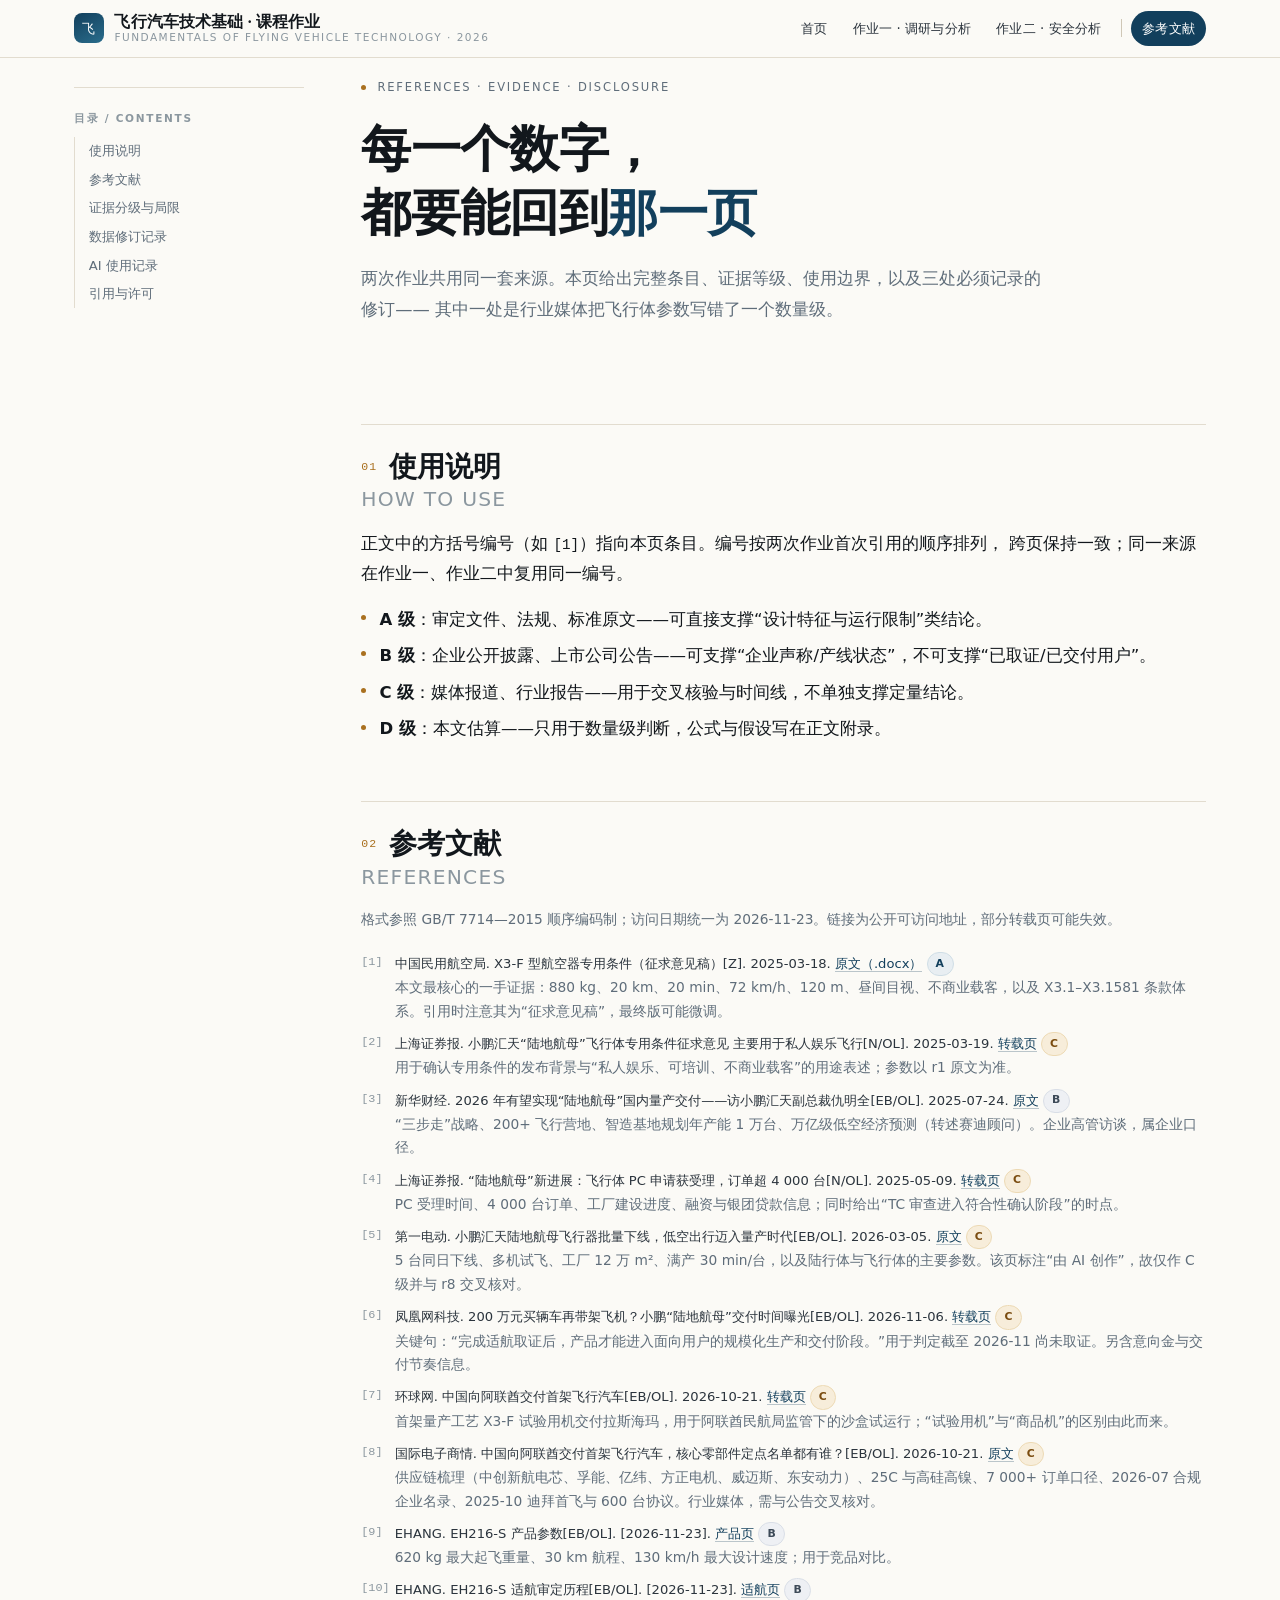
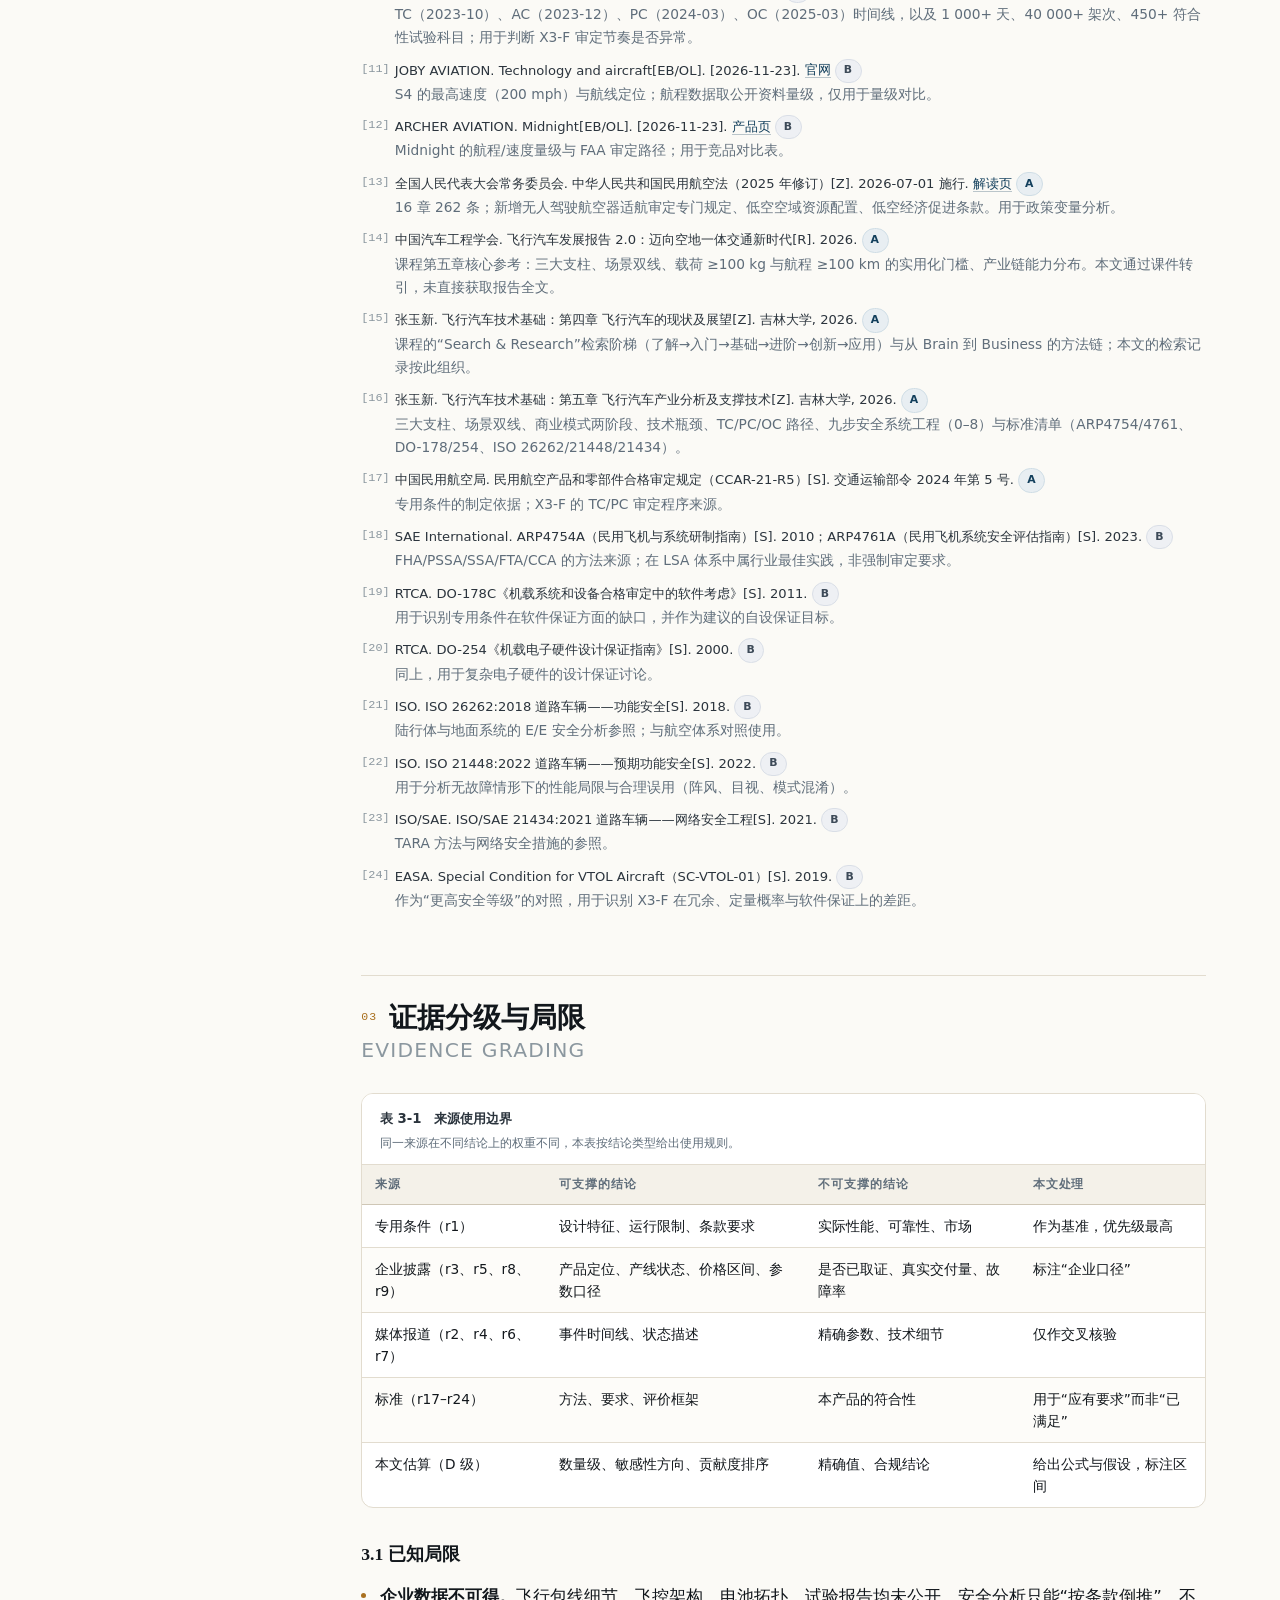
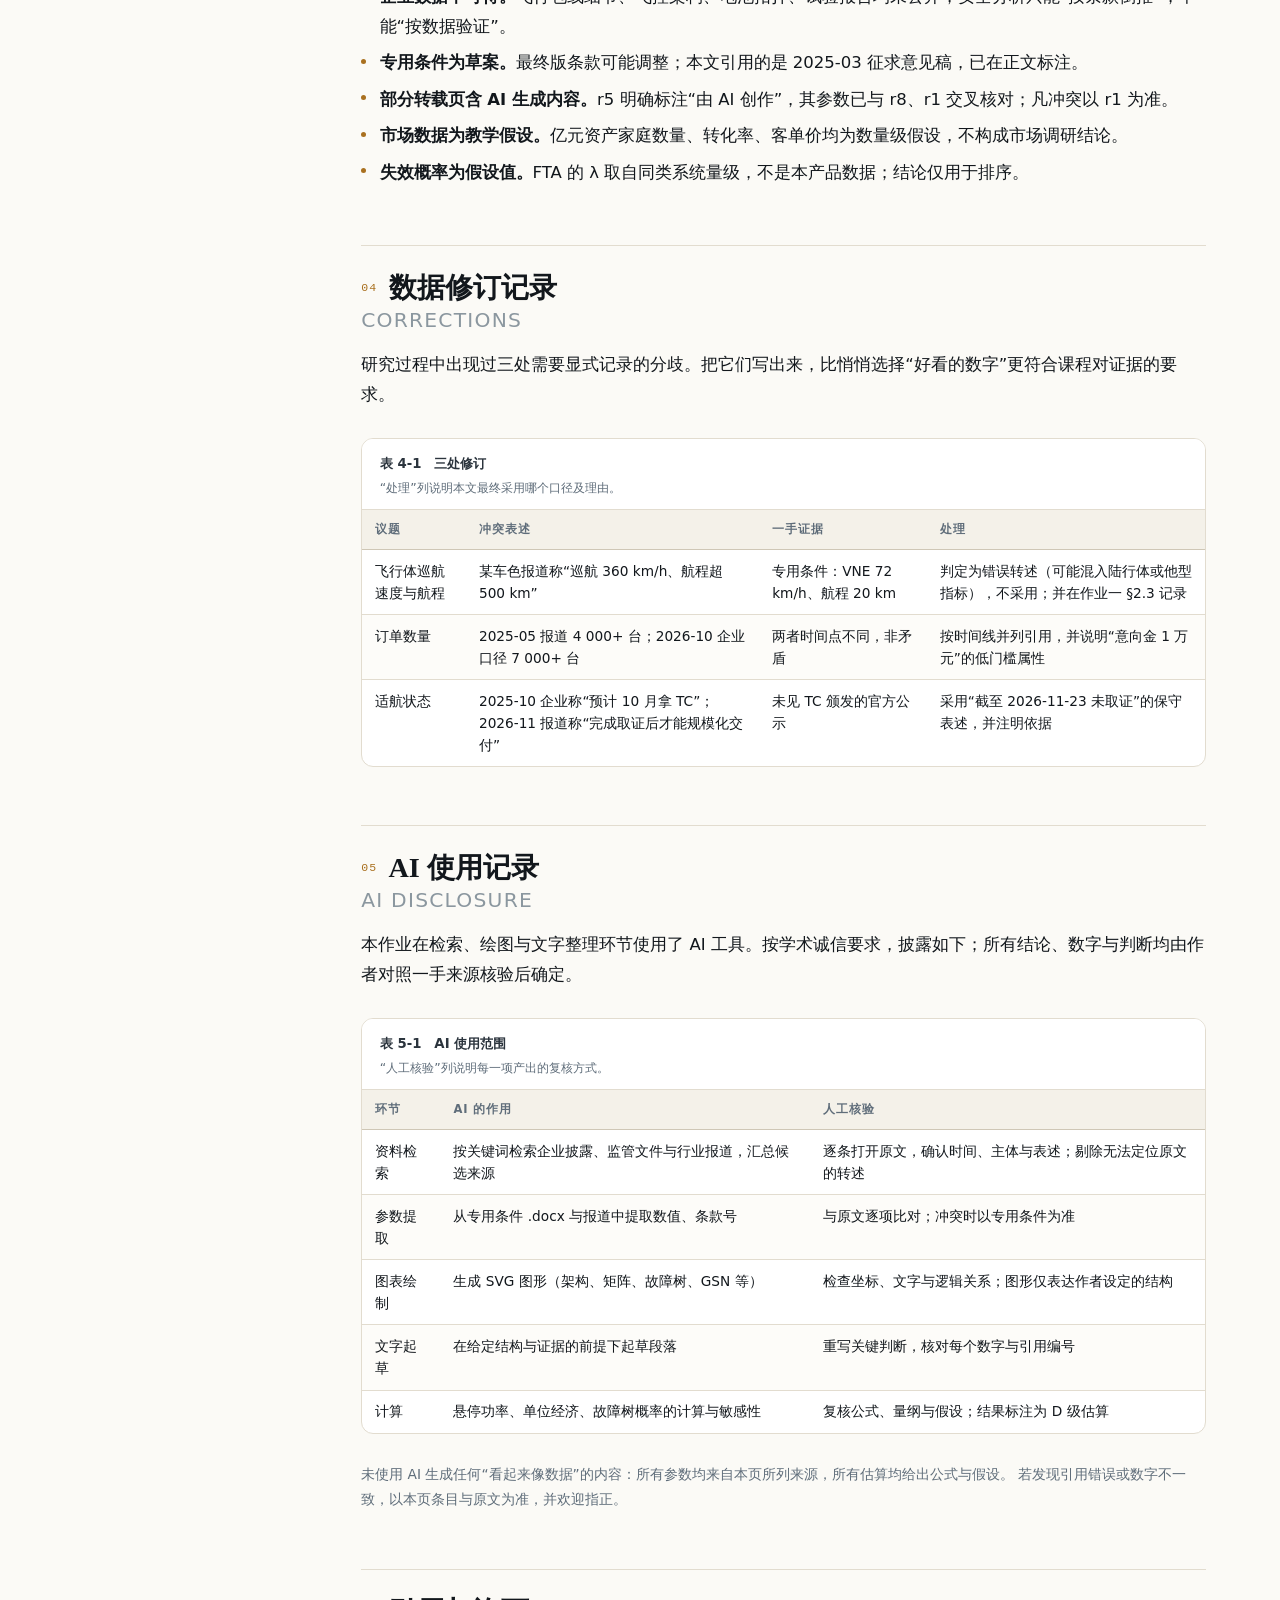
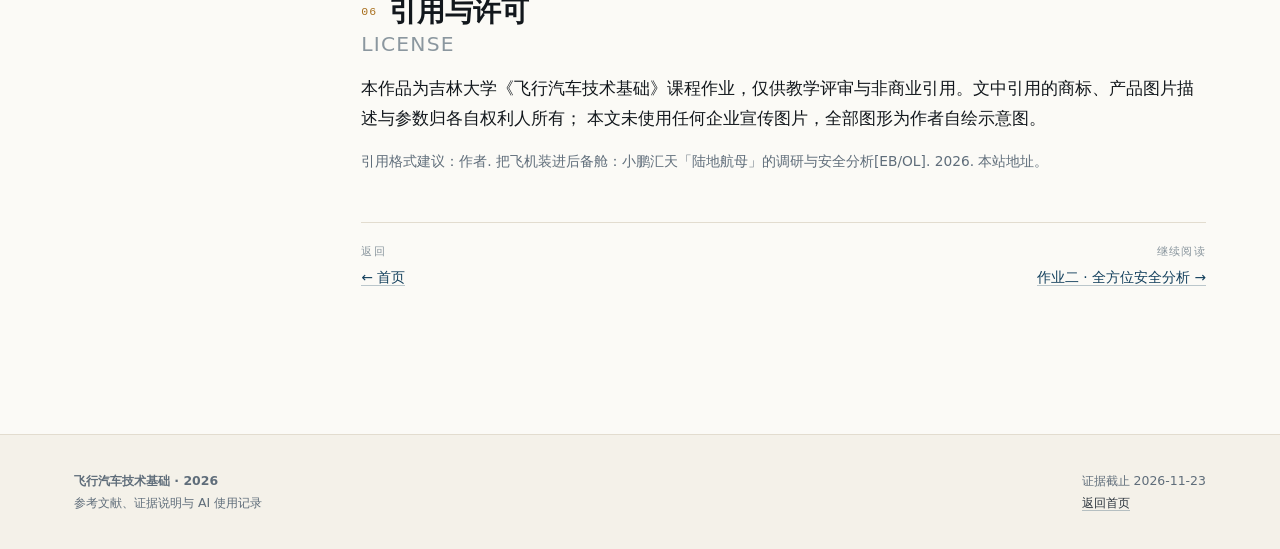
<file: references.html>
﻿<!DOCTYPE html>
<html lang="zh-CN">
<head>
<meta charset="utf-8">
<meta name="viewport" content="width=device-width, initial-scale=1">
<title>参考文献、证据说明与 AI 使用记录 | 飞行汽车技术基础 2026</title>
<meta name="description" content="两次作业共用的参考文献（GB/T 7714—2015）、证据分级说明、数据修订记录与 AI 使用披露。">
<link rel="icon" href="data:image/svg+xml,%3Csvg xmlns=%22http://www.w3.org/2000/svg%22 viewBox=%220 0 32 32%22%3E%3Crect width=%2232%22 height=%2232%22 rx=%228%22 fill=%22%23123f5c%22/%3E%3Ctext x=%2216%22 y=%2222%22 font-size=%2216%22 fill=%22%23fff%22 text-anchor=%22middle%22 font-family=%22serif%22%3E%E9%A3%9E%3C/text%3E%3C/svg%3E">
<link rel="stylesheet" href="assets/css/site.css">
</head>
<body>
<a class="skip" href="#main">跳到正文</a>
<div class="progress" aria-hidden="true"></div>

<header class="site-header">
  <div class="bar">
    <a class="brand" href="index.html">
      <span class="mark" aria-hidden="true">飞</span>
      <span>
        <b>飞行汽车技术基础 · 课程作业</b>
        <small>Fundamentals of Flying Vehicle Technology · 2026</small>
      </span>
    </a>
    <nav class="site-nav" aria-label="主导航">
      <a href="index.html">首页</a>
      <a href="assignment-1.html">作业一 · 调研与分析</a>
      <a href="assignment-2.html">作业二 · 安全分析</a>
      <span class="sep" aria-hidden="true"></span>
      <a href="references.html" aria-current="page">参考文献</a>
    </nav>
  </div>
</header>

<main id="main">
<div class="wrap">
<div class="layout">

  <aside class="toc" aria-label="本页目录">
    <h2>目录 / Contents</h2>
    <ol>
      <li><a href="#how">使用说明</a></li>
      <li><a href="#refs">参考文献</a></li>
      <li><a href="#evidence">证据分级与局限</a></li>
      <li><a href="#corrections">数据修订记录</a></li>
      <li><a href="#ai">AI 使用记录</a></li>
      <li><a href="#license">引用与许可</a></li>
    </ol>
  </aside>

  <article>

    <section class="hero" style="padding-top:1.2rem">
      <div class="eyebrow"><span class="dot"></span><span>References · Evidence · Disclosure</span></div>
      <h1>每一个数字，<br>都要能回到<em>那一页</em></h1>
      <p class="subtitle">
        两次作业共用同一套来源。本页给出完整条目、证据等级、使用边界，以及三处必须记录的修订——
        其中一处是行业媒体把飞行体参数写错了一个数量级。
      </p>
    </section>

    <h2 id="how"><span class="num">01</span>使用说明<span class="en">How to use</span></h2>
    <p>
      正文中的方括号编号（如 <span class="mono">[1]</span>）指向本页条目。编号按两次作业首次引用的顺序排列，
      跨页保持一致；同一来源在作业一、作业二中复用同一编号。
    </p>
    <ul class="clean">
      <li><strong>A 级</strong>：审定文件、法规、标准原文——可直接支撑“设计特征与运行限制”类结论。</li>
      <li><strong>B 级</strong>：企业公开披露、上市公司公告——可支撑“企业声称/产线状态”，不可支撑“已取证/已交付用户”。</li>
      <li><strong>C 级</strong>：媒体报道、行业报告——用于交叉核验与时间线，不单独支撑定量结论。</li>
      <li><strong>D 级</strong>：本文估算——只用于数量级判断，公式与假设写在正文附录。</li>
    </ul>

    <h2 id="refs"><span class="num">02</span>参考文献<span class="en">References</span></h2>
    <p class="small">格式参照 GB/T 7714—2015 顺序编码制；访问日期统一为 2026-11-23。链接为公开可访问地址，部分转载页可能失效。</p>

    <ol class="refs">
      <li id="r1">中国民用航空局. X3-F 型航空器专用条件（征求意见稿）[Z]. 2025-03-18. <a href="https://app.caac.gov.cn/HDJL/YJZJ/202503/P020250318503054424381.docx" rel="noopener">原文（.docx）</a> <span class="tag a">A</span><br>
        <span class="small">本文最核心的一手证据：880 kg、20 km、20 min、72 km/h、120 m、昼间目视、不商业载客，以及 X3.1–X3.1581 条款体系。引用时注意其为“征求意见稿”，最终版可能微调。</span></li>

      <li id="r2">上海证券报. 小鹏汇天“陆地航母”飞行体专用条件征求意见 主要用于私人娱乐飞行[N/OL]. 2025-03-19. <a href="https://www.sohu.com/a/873059466_120988576" rel="noopener">转载页</a> <span class="tag c">C</span><br>
        <span class="small">用于确认专用条件的发布背景与“私人娱乐、可培训、不商业载客”的用途表述；参数以 r1 原文为准。</span></li>

      <li id="r3">新华财经. 2026 年有望实现“陆地航母”国内量产交付——访小鹏汇天副总裁仇明全[EB/OL]. 2025-07-24. <a href="https://cnfin.com/gs-lb/detail/20250724/4274370_1.html" rel="noopener">原文</a> <span class="tag b">B</span><br>
        <span class="small">“三步走”战略、200+ 飞行营地、智造基地规划年产能 1 万台、万亿级低空经济预测（转述赛迪顾问）。企业高管访谈，属企业口径。</span></li>

      <li id="r4">上海证券报. “陆地航母”新进展：飞行体 PC 申请获受理，订单超 4 000 台[N/OL]. 2025-05-09. <a href="https://k.sina.com.cn/article_1905628462_7195952e01901mni8.html" rel="noopener">转载页</a> <span class="tag c">C</span><br>
        <span class="small">PC 受理时间、4 000 台订单、工厂建设进度、融资与银团贷款信息；同时给出“TC 审查进入符合性确认阶段”的时点。</span></li>

      <li id="r5">第一电动. 小鹏汇天陆地航母飞行器批量下线，低空出行迈入量产时代[EB/OL]. 2026-03-05. <a href="https://d1ev.com/newsflash/290193" rel="noopener">原文</a> <span class="tag c">C</span><br>
        <span class="small">5 台同日下线、多机试飞、工厂 12 万 m²、满产 30 min/台，以及陆行体与飞行体的主要参数。该页标注“由 AI 创作”，故仅作 C 级并与 r8 交叉核对。</span></li>

      <li id="r6">凤凰网科技. 200 万元买辆车再带架飞机？小鹏“陆地航母”交付时间曝光[EB/OL]. 2026-11-06. <a href="https://www.sohu.com/a/1098183731_122135404" rel="noopener">转载页</a> <span class="tag c">C</span><br>
        <span class="small">关键句：“完成适航取证后，产品才能进入面向用户的规模化生产和交付阶段。”用于判定截至 2026-11 尚未取证。另含意向金与交付节奏信息。</span></li>

      <li id="r7">环球网. 中国向阿联酋交付首架飞行汽车[EB/OL]. 2026-10-21. <a href="https://www.sohu.com/a/1090436889_162522" rel="noopener">转载页</a> <span class="tag c">C</span><br>
        <span class="small">首架量产工艺 X3-F 试验用机交付拉斯海玛，用于阿联酋民航局监管下的沙盒试运行；“试验用机”与“商品机”的区别由此而来。</span></li>

      <li id="r8">国际电子商情. 中国向阿联酋交付首架飞行汽车，核心零部件定点名单都有谁？[EB/OL]. 2026-10-21. <a href="https://www.seccw.com/document/detail/id/51478.html" rel="noopener">原文</a> <span class="tag c">C</span><br>
        <span class="small">供应链梳理（中创新航电芯、孚能、亿纬、方正电机、威迈斯、东安动力）、25C 与高硅高镍、7 000+ 订单口径、2026-07 合规企业名录、2025-10 迪拜首飞与 600 台协议。行业媒体，需与公告交叉核对。</span></li>

      <li id="r9">EHANG. EH216-S 产品参数[EB/OL]. [2026-11-23]. <a href="https://www.ehang.com/cn/ehang216s/" rel="noopener">产品页</a> <span class="tag b">B</span><br>
        <span class="small">620 kg 最大起飞重量、30 km 航程、130 km/h 最大设计速度；用于竞品对比。</span></li>

      <li id="r10">EHANG. EH216-S 适航审定历程[EB/OL]. [2026-11-23]. <a href="https://www.ehang.com/cn/ehang216s/airworthiness/" rel="noopener">适航页</a> <span class="tag b">B</span><br>
        <span class="small">TC（2023-10）、AC（2023-12）、PC（2024-03）、OC（2025-03）时间线，以及 1 000+ 天、40 000+ 架次、450+ 符合性试验科目；用于判断 X3-F 审定节奏是否异常。</span></li>

      <li id="r11">JOBY AVIATION. Technology and aircraft[EB/OL]. [2026-11-23]. <a href="https://www.jobyaviation.com/" rel="noopener">官网</a> <span class="tag b">B</span><br>
        <span class="small">S4 的最高速度（200 mph）与航线定位；航程数据取公开资料量级，仅用于量级对比。</span></li>

      <li id="r12">ARCHER AVIATION. Midnight[EB/OL]. [2026-11-23]. <a href="https://www.archer.com/midnight" rel="noopener">产品页</a> <span class="tag b">B</span><br>
        <span class="small">Midnight 的航程/速度量级与 FAA 审定路径；用于竞品对比表。</span></li>

      <li id="r13">全国人民代表大会常务委员会. 中华人民共和国民用航空法（2025 年修订）[Z]. 2026-07-01 施行. <a href="https://www.gzrd.gov.cn/xwzx/mtgz/202601/t20260107_89124951.html" rel="noopener">解读页</a> <span class="tag a">A</span><br>
        <span class="small">16 章 262 条；新增无人驾驶航空器适航审定专门规定、低空空域资源配置、低空经济促进条款。用于政策变量分析。</span></li>

      <li id="r14">中国汽车工程学会. 飞行汽车发展报告 2.0：迈向空地一体交通新时代[R]. 2026. <span class="tag a">A</span><br>
        <span class="small">课程第五章核心参考：三大支柱、场景双线、载荷 ≥100 kg 与航程 ≥100 km 的实用化门槛、产业链能力分布。本文通过课件转引，未直接获取报告全文。</span></li>

      <li id="r15">张玉新. 飞行汽车技术基础：第四章 飞行汽车的现状及展望[Z]. 吉林大学, 2026. <span class="tag a">A</span><br>
        <span class="small">课程的“Search &amp; Research”检索阶梯（了解→入门→基础→进阶→创新→应用）与从 Brain 到 Business 的方法链；本文的检索记录按此组织。</span></li>

      <li id="r16">张玉新. 飞行汽车技术基础：第五章 飞行汽车产业分析及支撑技术[Z]. 吉林大学, 2026. <span class="tag a">A</span><br>
        <span class="small">三大支柱、场景双线、商业模式两阶段、技术瓶颈、TC/PC/OC 路径、九步安全系统工程（0–8）与标准清单（ARP4754/4761、DO-178/254、ISO 26262/21448/21434）。</span></li>

      <li id="r17">中国民用航空局. 民用航空产品和零部件合格审定规定（CCAR-21-R5）[S]. 交通运输部令 2024 年第 5 号. <span class="tag a">A</span><br>
        <span class="small">专用条件的制定依据；X3-F 的 TC/PC 审定程序来源。</span></li>

      <li id="r18">SAE International. ARP4754A（民用飞机与系统研制指南）[S]. 2010；ARP4761A（民用飞机系统安全评估指南）[S]. 2023. <span class="tag b">B</span><br>
        <span class="small">FHA/PSSA/SSA/FTA/CCA 的方法来源；在 LSA 体系中属行业最佳实践，非强制审定要求。</span></li>

      <li id="r19">RTCA. DO-178C《机载系统和设备合格审定中的软件考虑》[S]. 2011. <span class="tag b">B</span><br>
        <span class="small">用于识别专用条件在软件保证方面的缺口，并作为建议的自设保证目标。</span></li>

      <li id="r20">RTCA. DO-254《机载电子硬件设计保证指南》[S]. 2000. <span class="tag b">B</span><br>
        <span class="small">同上，用于复杂电子硬件的设计保证讨论。</span></li>

      <li id="r21">ISO. ISO 26262:2018 道路车辆——功能安全[S]. 2018. <span class="tag b">B</span><br>
        <span class="small">陆行体与地面系统的 E/E 安全分析参照；与航空体系对照使用。</span></li>

      <li id="r22">ISO. ISO 21448:2022 道路车辆——预期功能安全[S]. 2022. <span class="tag b">B</span><br>
        <span class="small">用于分析无故障情形下的性能局限与合理误用（阵风、目视、模式混淆）。</span></li>

      <li id="r23">ISO/SAE. ISO/SAE 21434:2021 道路车辆——网络安全工程[S]. 2021. <span class="tag b">B</span><br>
        <span class="small">TARA 方法与网络安全措施的参照。</span></li>

      <li id="r24">EASA. Special Condition for VTOL Aircraft（SC-VTOL-01）[S]. 2019. <span class="tag b">B</span><br>
        <span class="small">作为“更高安全等级”的对照，用于识别 X3-F 在冗余、定量概率与软件保证上的差距。</span></li>
    </ol>

    <h2 id="evidence"><span class="num">03</span>证据分级与局限<span class="en">Evidence grading</span></h2>
    <div class="tablewrap">
      <div class="tscroll">
        <table class="data">
          <caption>表 3-1　来源使用边界<span>同一来源在不同结论上的权重不同，本表按结论类型给出使用规则。</span></caption>
          <thead><tr><th>来源</th><th>可支撑的结论</th><th>不可支撑的结论</th><th>本文处理</th></tr></thead>
          <tbody>
            <tr><td>专用条件（r1）</td><td>设计特征、运行限制、条款要求</td><td>实际性能、可靠性、市场</td><td>作为基准，优先级最高</td></tr>
            <tr><td>企业披露（r3、r5、r8、r9）</td><td>产品定位、产线状态、价格区间、参数口径</td><td>是否已取证、真实交付量、故障率</td><td>标注“企业口径”</td></tr>
            <tr><td>媒体报道（r2、r4、r6、r7）</td><td>事件时间线、状态描述</td><td>精确参数、技术细节</td><td>仅作交叉核验</td></tr>
            <tr><td>标准（r17–r24）</td><td>方法、要求、评价框架</td><td>本产品的符合性</td><td>用于“应有要求”而非“已满足”</td></tr>
            <tr><td>本文估算（D 级）</td><td>数量级、敏感性方向、贡献度排序</td><td>精确值、合规结论</td><td>给出公式与假设，标注区间</td></tr>
          </tbody>
        </table>
      </div>
    </div>

    <h3>3.1 已知局限</h3>
    <ul class="clean">
      <li><strong>企业数据不可得。</strong>飞行包线细节、飞控架构、电池拓扑、试验报告均未公开，安全分析只能“按条款倒推”，不能“按数据验证”。</li>
      <li><strong>专用条件为草案。</strong>最终版条款可能调整；本文引用的是 2025-03 征求意见稿，已在正文标注。</li>
      <li><strong>部分转载页含 AI 生成内容。</strong>r5 明确标注“由 AI 创作”，其参数已与 r8、r1 交叉核对；凡冲突以 r1 为准。</li>
      <li><strong>市场数据为教学假设。</strong>亿元资产家庭数量、转化率、客单价均为数量级假设，不构成市场调研结论。</li>
      <li><strong>失效概率为假设值。</strong>FTA 的 λ 取自同类系统量级，不是本产品数据；结论仅用于排序。</li>
    </ul>

    <h2 id="corrections"><span class="num">04</span>数据修订记录<span class="en">Corrections</span></h2>
    <p>
      研究过程中出现过三处需要显式记录的分歧。把它们写出来，比悄悄选择“好看的数字”更符合课程对证据的要求。
    </p>
    <div class="tablewrap">
      <div class="tscroll">
        <table class="data">
          <caption>表 4-1　三处修订<span>“处理”列说明本文最终采用哪个口径及理由。</span></caption>
          <thead><tr><th>议题</th><th>冲突表述</th><th>一手证据</th><th>处理</th></tr></thead>
          <tbody>
            <tr><td>飞行体巡航速度与航程</td><td>某车色报道称“巡航 360 km/h、航程超 500 km”</td><td>专用条件：VNE 72 km/h、航程 20 km</td><td>判定为错误转述（可能混入陆行体或他型指标），不采用；并在作业一 §2.3 记录</td></tr>
            <tr><td>订单数量</td><td>2025-05 报道 4 000+ 台；2026-10 企业口径 7 000+ 台</td><td>两者时间点不同，非矛盾</td><td>按时间线并列引用，并说明“意向金 1 万元”的低门槛属性</td></tr>
            <tr><td>适航状态</td><td>2025-10 企业称“预计 10 月拿 TC”；2026-11 报道称“完成取证后才能规模化交付”</td><td>未见 TC 颁发的官方公示</td><td>采用“截至 2026-11-23 未取证”的保守表述，并注明依据</td></tr>
          </tbody>
        </table>
      </div>
    </div>

    <h2 id="ai"><span class="num">05</span>AI 使用记录<span class="en">AI disclosure</span></h2>
    <p>
      本作业在检索、绘图与文字整理环节使用了 AI 工具。按学术诚信要求，披露如下；所有结论、数字与判断均由作者对照一手来源核验后确定。
    </p>
    <div class="tablewrap">
      <div class="tscroll">
        <table class="data">
          <caption>表 5-1　AI 使用范围<span>“人工核验”列说明每一项产出的复核方式。</span></caption>
          <thead><tr><th>环节</th><th>AI 的作用</th><th>人工核验</th></tr></thead>
          <tbody>
            <tr><td>资料检索</td><td>按关键词检索企业披露、监管文件与行业报道，汇总候选来源</td><td>逐条打开原文，确认时间、主体与表述；剔除无法定位原文的转述</td></tr>
            <tr><td>参数提取</td><td>从专用条件 .docx 与报道中提取数值、条款号</td><td>与原文逐项比对；冲突时以专用条件为准</td></tr>
            <tr><td>图表绘制</td><td>生成 SVG 图形（架构、矩阵、故障树、GSN 等）</td><td>检查坐标、文字与逻辑关系；图形仅表达作者设定的结构</td></tr>
            <tr><td>文字起草</td><td>在给定结构与证据的前提下起草段落</td><td>重写关键判断，核对每个数字与引用编号</td></tr>
            <tr><td>计算</td><td>悬停功率、单位经济、故障树概率的计算与敏感性</td><td>复核公式、量纲与假设；结果标注为 D 级估算</td></tr>
          </tbody>
        </table>
      </div>
    </div>
    <p class="small">
      未使用 AI 生成任何“看起来像数据”的内容：所有参数均来自本页所列来源，所有估算均给出公式与假设。
      若发现引用错误或数字不一致，以本页条目与原文为准，并欢迎指正。
    </p>

    <h2 id="license"><span class="num">06</span>引用与许可<span class="en">License</span></h2>
    <p>
      本作品为吉林大学《飞行汽车技术基础》课程作业，仅供教学评审与非商业引用。文中引用的商标、产品图片描述与参数归各自权利人所有；
      本文未使用任何企业宣传图片，全部图形为作者自绘示意图。
    </p>
    <p class="small">
      引用格式建议：作者. 把飞机装进后备舱：小鹏汇天「陆地航母」的调研与安全分析[EB/OL]. 2026. 本站地址。
    </p>

    <div class="nextprev">
      <div class="np"><span>返回</span><a href="index.html">← 首页</a></div>
      <div class="np next"><span>继续阅读</span><a href="assignment-2.html">作业二 · 全方位安全分析 →</a></div>
    </div>

  </article>
</div>
</div>
</main>

<footer class="site-footer">
  <div class="wrap">
    <div><strong>飞行汽车技术基础 · 2026</strong><br>参考文献、证据说明与 AI 使用记录</div>
    <div>证据截止 2026-11-23<br><a href="index.html">返回首页</a></div>
  </div>
</footer>

<script src="assets/js/site.js" defer></script>
</body>
</html>
</file>
<file: assets/css/site.css>
/* ==========================================================================
   Flying Vehicle Technology · Course Work 2026
   Site stylesheet — editorial, print-friendly, no external dependencies
   ========================================================================== */

:root{
  --paper:#fbfaf6;
  --paper-2:#f4f1e9;
  --card:#ffffff;
  --ink:#12171c;
  --ink-2:#2b343d;
  --muted:#5f6d7a;
  --faint:#8b979f;
  --line:#e2dccf;
  --line-2:#cfc7b6;
  --accent:#123f5c;
  --accent-soft:#e8eef2;
  --amber:#a9701f;
  --amber-soft:#f7edda;
  --ok:#2c6a4d;
  --ok-soft:#e4efe8;
  --warn:#9c3d1d;
  --warn-soft:#f8e6df;
  --serif:"Source Han Serif SC","Noto Serif SC","Songti SC","STSong","SimSun",Georgia,"Times New Roman",serif;
  --sans:"Inter","Segoe UI","PingFang SC","Hiragino Sans GB","Microsoft YaHei",system-ui,-apple-system,sans-serif;
  --mono:"JetBrains Mono","Cascadia Mono",Consolas,"Courier New",monospace;
  --shadow:0 1px 2px rgba(18,23,28,.04),0 12px 32px -18px rgba(18,23,28,.28);
  --radius:14px;
  --maxw:1180px;
}

*,*::before,*::after{box-sizing:border-box}
html{-webkit-text-size-adjust:100%;scroll-behavior:smooth}
@media (prefers-reduced-motion:reduce){html{scroll-behavior:auto}*{animation:none!important;transition:none!important}}
body{
  margin:0;background:var(--paper);color:var(--ink);
  font-family:var(--sans);font-size:16.5px;line-height:1.78;
  font-feature-settings:"palt" 1,"kern" 1;
  text-rendering:optimizeLegibility;
  -webkit-font-smoothing:antialiased;
}
img,svg{max-width:100%}
a{color:var(--accent);text-decoration:none;border-bottom:1px solid rgba(18,63,92,.28);transition:border-color .18s,color .18s}
a:hover{border-bottom-color:var(--accent);color:#0a2c42}
a:focus-visible,button:focus-visible,summary:focus-visible,input:focus-visible{outline:2px solid var(--amber);outline-offset:3px;border-radius:3px}
::selection{background:#f2dfb8;color:#171207}

.skip{position:absolute;left:-9999px;top:0;background:#fff;padding:.6rem 1rem;z-index:99}
.skip:focus{left:1rem;top:1rem}

/* ---------- header ---------- */
.progress{position:fixed;top:0;left:0;height:2px;width:0;background:linear-gradient(90deg,var(--accent),var(--amber));z-index:60;transition:width .1s linear}
.site-header{
  position:sticky;top:0;z-index:50;background:rgba(251,250,246,.88);
  backdrop-filter:saturate(1.4) blur(10px);border-bottom:1px solid var(--line);
}
.site-header .bar{
  max-width:var(--maxw);margin:0 auto;padding:.7rem 1.5rem;
  display:flex;align-items:center;gap:1.1rem;
}
.brand{display:flex;align-items:center;gap:.65rem;border:0;color:var(--ink);flex:0 0 auto}
.brand .mark{
  width:30px;height:30px;border-radius:8px;flex:0 0 auto;
  background:linear-gradient(150deg,var(--accent),#2a6d8c);
  display:grid;place-items:center;color:#fff;font-family:var(--serif);font-size:.82rem;letter-spacing:.02em;
}
.brand b{font-family:var(--serif);font-weight:600;font-size:.98rem;letter-spacing:.01em;display:block;line-height:1.25}
.brand small{display:block;font-size:.66rem;letter-spacing:.14em;text-transform:uppercase;color:var(--faint);line-height:1.3}
.site-nav{margin-left:auto;display:flex;align-items:center;gap:.2rem;flex-wrap:wrap}
.site-nav a{
  border:0;padding:.34rem .7rem;border-radius:999px;font-size:.83rem;color:var(--ink-2);
  letter-spacing:.01em;white-space:nowrap;
}
.site-nav a:hover{background:var(--paper-2)}
.site-nav a[aria-current="page"]{background:var(--accent);color:#fff}
.site-nav .sep{width:1px;height:18px;background:var(--line-2);margin:0 .35rem}

/* ---------- layout ---------- */
.wrap{max-width:var(--maxw);margin:0 auto;padding:0 1.5rem}
.layout{display:grid;grid-template-columns:minmax(0,1fr);gap:2.5rem}
@media (min-width:1080px){
  .layout{grid-template-columns:236px minmax(0,1fr);gap:3.2rem}
  .layout.flip{grid-template-columns:minmax(0,1fr) 236px}
}
main{display:block;padding-bottom:5rem}

/* ---------- toc ---------- */
.toc{font-size:.82rem;line-height:1.5}
@media (min-width:1080px){
  .toc{position:sticky;top:5.4rem;max-height:calc(100vh - 6.6rem);overflow:auto;padding-right:.4rem}
  .toc::-webkit-scrollbar{width:6px}
  .toc::-webkit-scrollbar-thumb{background:var(--line-2);border-radius:3px}
}
.toc h2{
  font-family:var(--sans);font-size:.66rem;letter-spacing:.16em;text-transform:uppercase;
  color:var(--faint);margin:0 0 .7rem;font-weight:600;
}
.toc ol{list-style:none;margin:0;padding:0;border-left:1px solid var(--line)}
.toc li{margin:0}
.toc a{
  display:block;padding:.28rem .7rem .28rem .8rem;border:0;color:var(--muted);
  border-left:2px solid transparent;margin-left:-1px;
}
.toc a:hover{color:var(--ink);background:rgba(255,255,255,.6)}
.toc a.active{color:var(--accent);border-left-color:var(--accent);font-weight:600;background:#fff}
.toc .sub{padding-left:1.55rem;font-size:.78rem}

/* ---------- typography ---------- */
h1,h2,h3,h4{font-family:var(--serif);font-weight:600;line-height:1.28;color:var(--ink);text-wrap:balance}
h1{font-size:clamp(2rem,4.2vw,3.15rem);letter-spacing:-.012em;margin:0 0 1.1rem}
h2{font-size:clamp(1.38rem,2.2vw,1.78rem);margin:3.6rem 0 1rem;padding-top:1.5rem;border-top:1px solid var(--line);scroll-margin-top:5.2rem}
h2 .num{
  display:inline-block;font-family:var(--mono);font-size:.72rem;letter-spacing:.1em;
  color:var(--amber);vertical-align:.55em;margin-right:.7rem;font-weight:500;
}
h3{font-size:1.1rem;margin:2.2rem 0 .55rem;letter-spacing:.005em;scroll-margin-top:5.4rem}
h4{font-family:var(--sans);font-size:.9rem;margin:1.5rem 0 .4rem;letter-spacing:.02em;color:var(--ink-2)}
p{margin:0 0 1.02rem}
.lead{font-size:1.12rem;line-height:1.85;color:var(--ink-2)}
.lead strong{color:var(--ink)}
.small{font-size:.86rem;color:var(--muted)}
.mono{font-family:var(--mono);font-size:.86em}
.en{font-family:var(--sans);font-size:.72em;letter-spacing:.06em;text-transform:uppercase;color:var(--faint);font-weight:500;display:block;margin-top:.15rem}
.hl{background:linear-gradient(180deg,transparent 58%,#f6e3b8 58%);padding:0 .1em}
blockquote{
  margin:1.6rem 0;padding:1rem 1.4rem;border-left:3px solid var(--amber);
  background:#fffdf7;color:var(--ink-2);font-family:var(--serif);font-size:1.02rem;
}
blockquote p:last-child{margin-bottom:0}
hr{border:0;border-top:1px solid var(--line);margin:2.5rem 0}

/* ---------- hero ---------- */
.hero{padding:3.4rem 0 1rem;position:relative}
.hero .eyebrow{
  display:flex;align-items:center;gap:.7rem;font-size:.72rem;letter-spacing:.16em;
  text-transform:uppercase;color:var(--muted);margin-bottom:1.2rem;flex-wrap:wrap;
}
.hero .eyebrow .dot{width:5px;height:5px;border-radius:50%;background:var(--amber)}
.hero h1 em{font-style:normal;color:var(--accent)}
.hero .subtitle{font-size:1.08rem;color:var(--muted);max-width:62ch;margin:0 0 1.6rem}
.hero-meta{display:flex;flex-wrap:wrap;gap:.5rem 1.4rem;font-size:.8rem;color:var(--muted);border-top:1px solid var(--line);padding-top:1rem}
.hero-meta b{color:var(--ink-2);font-weight:600}

/* ---------- tags / badges ---------- */
.tag{
  display:inline-flex;align-items:center;gap:.3rem;font-size:.68rem;letter-spacing:.06em;
  padding:.12rem .5rem;border-radius:999px;border:1px solid transparent;white-space:nowrap;
  font-family:var(--sans);font-weight:600;vertical-align:.1em;line-height:1.7;
}
.tag.a{background:var(--accent-soft);color:#123f5c;border-color:#cfdde5}
.tag.b{background:#eef0f4;color:#3d4a58;border-color:#d9dee6}
.tag.c{background:var(--amber-soft);color:#7a4c10;border-color:#ecd9b4}
.tag.d{background:#f2edf6;color:#5a3d70;border-color:#e0d5e9}
.tag.ok{background:var(--ok-soft);color:var(--ok);border-color:#cbe0d4}
.tag.no{background:var(--warn-soft);color:var(--warn);border-color:#eed3c8}
.tag.plain{background:transparent;border-color:var(--line-2);color:var(--muted)}

/* ---------- kpi ---------- */
.kpis{display:grid;grid-template-columns:repeat(auto-fit,minmax(132px,1fr));gap:1px;background:var(--line);border:1px solid var(--line);border-radius:12px;overflow:hidden;margin:2rem 0}
.kpi{background:var(--card);padding:1.05rem 1.1rem}
.kpi .v{font-family:var(--serif);font-size:1.62rem;line-height:1.15;letter-spacing:-.01em;color:var(--accent)}
.kpi .v small{font-size:.72rem;font-family:var(--sans);color:var(--muted);margin-left:.15rem;letter-spacing:0}
.kpi .k{font-size:.72rem;color:var(--muted);margin-top:.35rem;line-height:1.5}

/* ---------- cards ---------- */
.cards{display:grid;grid-template-columns:repeat(auto-fit,minmax(280px,1fr));gap:1.2rem;margin:2rem 0}
.card{
  background:var(--card);border:1px solid var(--line);border-radius:var(--radius);padding:1.4rem 1.5rem;
  box-shadow:var(--shadow);display:flex;flex-direction:column;gap:.5rem;position:relative;overflow:hidden;
}
.card::before{content:"";position:absolute;inset:0 auto 0 0;width:3px;background:linear-gradient(180deg,var(--accent),transparent)}
.card:hover{border-color:var(--line-2)}
.card h3{margin:.1rem 0 .2rem;font-size:1.24rem}
.card p{margin:0;font-size:.9rem;color:var(--muted);line-height:1.7}
.card .go{margin-top:auto;padding-top:.9rem;font-size:.82rem;font-weight:600;color:var(--accent);display:flex;align-items:center;gap:.35rem}
.card a.stretch{position:absolute;inset:0;border:0;z-index:1}
.card .meta{font-size:.72rem;letter-spacing:.1em;text-transform:uppercase;color:var(--amber);font-weight:600}

/* ---------- callout ---------- */
.callout{
  margin:1.7rem 0;padding:1.15rem 1.3rem 1.15rem 1.4rem;border-radius:12px;
  border:1px solid var(--line);background:#fff;position:relative;font-size:.94rem;
}
.callout::before{content:"";position:absolute;left:0;top:0;bottom:0;width:3px;border-radius:12px 0 0 12px;background:var(--accent)}
.callout .ct{font-family:var(--sans);font-size:.7rem;letter-spacing:.14em;text-transform:uppercase;font-weight:700;color:var(--accent);margin-bottom:.35rem}
.callout p:last-child{margin-bottom:0}
.callout.insight{background:#fbfdff}
.callout.insight::before{background:var(--accent)}
.callout.warn{background:#fffaf7;border-color:#edd9cf}
.callout.warn::before{background:var(--warn)}
.callout.warn .ct{color:var(--warn)}
.callout.ok{background:#f9fdfa;border-color:#d7e6dd}
.callout.ok::before{background:var(--ok)}
.callout.ok .ct{color:var(--ok)}
.callout.quote{background:#fffdf6;border-color:#eddfc2}
.callout.quote::before{background:var(--amber)}
.callout.quote .ct{color:var(--amber)}

/* ---------- tables ---------- */
.tablewrap{margin:1.8rem 0;border:1px solid var(--line);border-radius:12px;overflow:hidden;background:var(--card)}
.tscroll{overflow-x:auto}
table.data{width:100%;border-collapse:collapse;font-size:.855rem;line-height:1.62;min-width:560px}
table.data caption{
  caption-side:top;text-align:left;padding:.9rem 1.1rem .7rem;font-size:.83rem;color:var(--ink-2);
  font-weight:600;background:var(--card);border-bottom:1px solid var(--line);
}
table.data caption span{display:block;font-weight:400;color:var(--muted);font-size:.78rem;margin-top:.2rem}
table.data th,table.data td{padding:.62rem .8rem;text-align:left;vertical-align:top;border-bottom:1px solid var(--line)}
table.data thead th{
  background:var(--paper-2);font-family:var(--sans);font-size:.72rem;letter-spacing:.08em;
  text-transform:uppercase;color:var(--muted);font-weight:700;white-space:nowrap;border-bottom:1px solid var(--line-2);
}
table.data tbody tr:last-child td{border-bottom:0}
table.data tbody tr:nth-child(even){background:#fdfcf9}
table.data tbody tr:hover{background:#fbf7ee}
table.data td.num,table.data th.num{text-align:right;font-family:var(--mono);font-size:.82rem;white-space:nowrap}
table.data td.id{font-family:var(--mono);font-size:.76rem;color:var(--muted);white-space:nowrap}
table.data tfoot td{background:var(--paper-2);font-size:.78rem;color:var(--muted);border-top:1px solid var(--line-2)}
.tnote{font-size:.76rem;color:var(--muted);padding:.65rem 1.1rem;background:var(--paper-2);border-top:1px solid var(--line);line-height:1.6}
.sev-1{background:#eef6f1!important;color:#245a41;font-weight:600}
.sev-2{background:#fbf7e8!important;color:#7a5b12;font-weight:600}
.sev-3{background:#fdf0e6!important;color:#8a3f16;font-weight:600}
.sev-4{background:#f9e2dc!important;color:#7d2417;font-weight:700}
.sev-5{background:#f0d5cd!important;color:#5f160d;font-weight:700}

/* ---------- figures ---------- */
figure{margin:2.2rem 0}
figure .frame{
  background:var(--card);border:1px solid var(--line);border-radius:12px;padding:1.1rem;
  box-shadow:var(--shadow);overflow:hidden;
}
figure img{display:block;width:100%;height:auto;border-radius:6px}
figcaption{font-size:.78rem;color:var(--muted);margin-top:.7rem;line-height:1.65}
figcaption b{color:var(--ink-2);font-weight:600}

/* ---------- timeline ---------- */
.timeline{position:relative;margin:2.2rem 0;padding-left:1.6rem}
.timeline::before{content:"";position:absolute;left:6px;top:.4rem;bottom:.4rem;width:1px;background:var(--line-2)}
.tl-item{position:relative;padding:0 0 1.25rem}
.tl-item::before{content:"";position:absolute;left:-1.62rem;top:.42rem;width:9px;height:9px;border-radius:50%;background:var(--paper);border:2px solid var(--line-2)}
.tl-item.key::before{background:var(--amber);border-color:var(--amber);box-shadow:0 0 0 4px #f7edda}
.tl-date{font-family:var(--mono);font-size:.74rem;letter-spacing:.04em;color:var(--amber);font-weight:600}
.tl-item p{margin:.1rem 0 0;font-size:.9rem;color:var(--ink-2)}
.tl-item p b{color:var(--ink)}

/* ---------- matrix / chips ---------- */
.chips{display:flex;flex-wrap:wrap;gap:.4rem;margin:1rem 0}
.chip{font-size:.76rem;padding:.24rem .65rem;border:1px solid var(--line-2);border-radius:999px;color:var(--ink-2);background:#fff}
.chip.on{background:var(--accent);color:#fff;border-color:var(--accent);cursor:pointer}

/* ---------- calculator ---------- */
.calc{margin:2rem 0;border:1px solid var(--line);border-radius:var(--radius);background:#fff;overflow:hidden;box-shadow:var(--shadow)}
.calc .head{padding:1rem 1.3rem;background:var(--paper-2);border-bottom:1px solid var(--line);display:flex;justify-content:space-between;gap:1rem;flex-wrap:wrap;align-items:baseline}
.calc .head b{font-family:var(--serif);font-size:1rem}
.calc .head span{font-size:.76rem;color:var(--muted)}
.calc .body{padding:1.2rem 1.3rem;display:grid;grid-template-columns:repeat(auto-fit,minmax(180px,1fr));gap:1rem 1.4rem}
.field{display:flex;flex-direction:column;gap:.3rem}
.field label{font-size:.76rem;color:var(--muted);display:flex;justify-content:space-between;gap:.5rem}
.field label output{font-family:var(--mono);color:var(--accent);font-weight:600}
.field input[type=range]{width:100%;accent-color:var(--accent);height:20px}
.calc .out{border-top:1px dashed var(--line-2);padding:1rem 1.3rem;display:grid;grid-template-columns:repeat(auto-fit,minmax(150px,1fr));gap:1rem;background:#fdfcf8}
.calc .out .v{font-family:var(--serif);font-size:1.35rem;color:var(--accent);line-height:1.2}
.calc .out .k{font-size:.72rem;color:var(--muted)}
.calc .foot{font-size:.74rem;color:var(--muted);padding:.7rem 1.3rem;border-top:1px solid var(--line);background:var(--paper-2)}

/* ---------- refs ---------- */
.refs{font-size:.82rem;line-height:1.7;padding-left:0;list-style:none;counter-reset:r}
.refs li{position:relative;padding:.28rem 0 .28rem 2.1rem;counter-increment:r;color:var(--ink-2)}
.refs li::before{content:"["counter(r)"]";position:absolute;left:0;font-family:var(--mono);font-size:.74rem;color:var(--faint)}
.refs a{word-break:break-word}
.refs li:target{background:#fff7e6}

/* ---------- misc ---------- */
.grid2{display:grid;grid-template-columns:repeat(auto-fit,minmax(280px,1fr));gap:1.4rem;margin:1.6rem 0}
.panel{background:#fff;border:1px solid var(--line);border-radius:12px;padding:1.1rem 1.25rem}
.panel h4{margin-top:0}
.panel ul{margin:.3rem 0 0;padding-left:1.1rem;font-size:.88rem;color:var(--ink-2)}
.panel li{margin-bottom:.3rem}
ul.clean{list-style:none;padding-left:0}
ul.clean li{position:relative;padding-left:1.15rem;margin-bottom:.45rem}
ul.clean li::before{content:"";position:absolute;left:0;top:.62em;width:5px;height:5px;border-radius:50%;background:var(--amber)}
ol.steps{counter-reset:s;list-style:none;padding-left:0}
ol.steps>li{position:relative;padding-left:2.3rem;margin-bottom:.9rem;counter-increment:s}
ol.steps>li::before{
  content:counter(s);position:absolute;left:0;top:.05rem;width:1.55rem;height:1.55rem;border-radius:50%;
  background:var(--accent-soft);color:var(--accent);font-family:var(--mono);font-size:.72rem;
  display:grid;place-items:center;font-weight:700;
}
.footnote{font-size:.78rem;color:var(--muted);border-top:1px solid var(--line);margin-top:3rem;padding-top:1rem}
.nextprev{display:flex;justify-content:space-between;gap:1rem;flex-wrap:wrap;margin:3rem 0 0;border-top:1px solid var(--line);padding-top:1.2rem;font-size:.86rem}
.nextprev .np{max-width:46%}
.nextprev .np span{display:block;font-size:.7rem;letter-spacing:.12em;text-transform:uppercase;color:var(--faint);margin-bottom:.2rem}
.nextprev .np.next{text-align:right;margin-left:auto}

/* ---------- footer ---------- */
.site-footer{border-top:1px solid var(--line);background:var(--paper-2);padding:2.2rem 0;margin-top:4rem}
.site-footer .wrap{display:flex;justify-content:space-between;gap:1.5rem;flex-wrap:wrap;font-size:.78rem;color:var(--muted)}
.site-footer a{color:var(--ink-2)}

/* ---------- mobile ---------- */
@media (max-width:720px){
  body{font-size:16px}
  .wrap{padding:0 1.1rem}
  .site-header .bar{padding:.55rem 1.05rem;gap:.6rem}
  .brand small{display:none}
  .site-nav{gap:0;overflow-x:auto;max-width:100%;padding-bottom:2px}
  .site-nav a{padding:.3rem .55rem;font-size:.78rem}
  .site-nav .sep{display:none}
  .hero{padding:2.2rem 0 .6rem}
  .kpi .v{font-size:1.35rem}
  h2{margin-top:2.6rem}
  .nextprev .np{max-width:100%}
  .nextprev .np.next{text-align:left}
}

/* ---------- print ---------- */
@media print{
  :root{--paper:#fff}
  .site-header,.toc,.progress,.nextprev,.site-footer,.calc{display:none!important}
  body{font-size:10.5pt;line-height:1.6}
  .wrap{max-width:none;padding:0}
  .layout{display:block}
  h2{break-after:avoid;page-break-after:avoid}
  figure,table,.callout,.kpis{break-inside:avoid;page-break-inside:avoid}
  a{color:#000;border:0}
  a[href^="http"]::after{content:" ("attr(href)")";font-size:8pt;color:#555;word-break:break-all}
}
</file>
